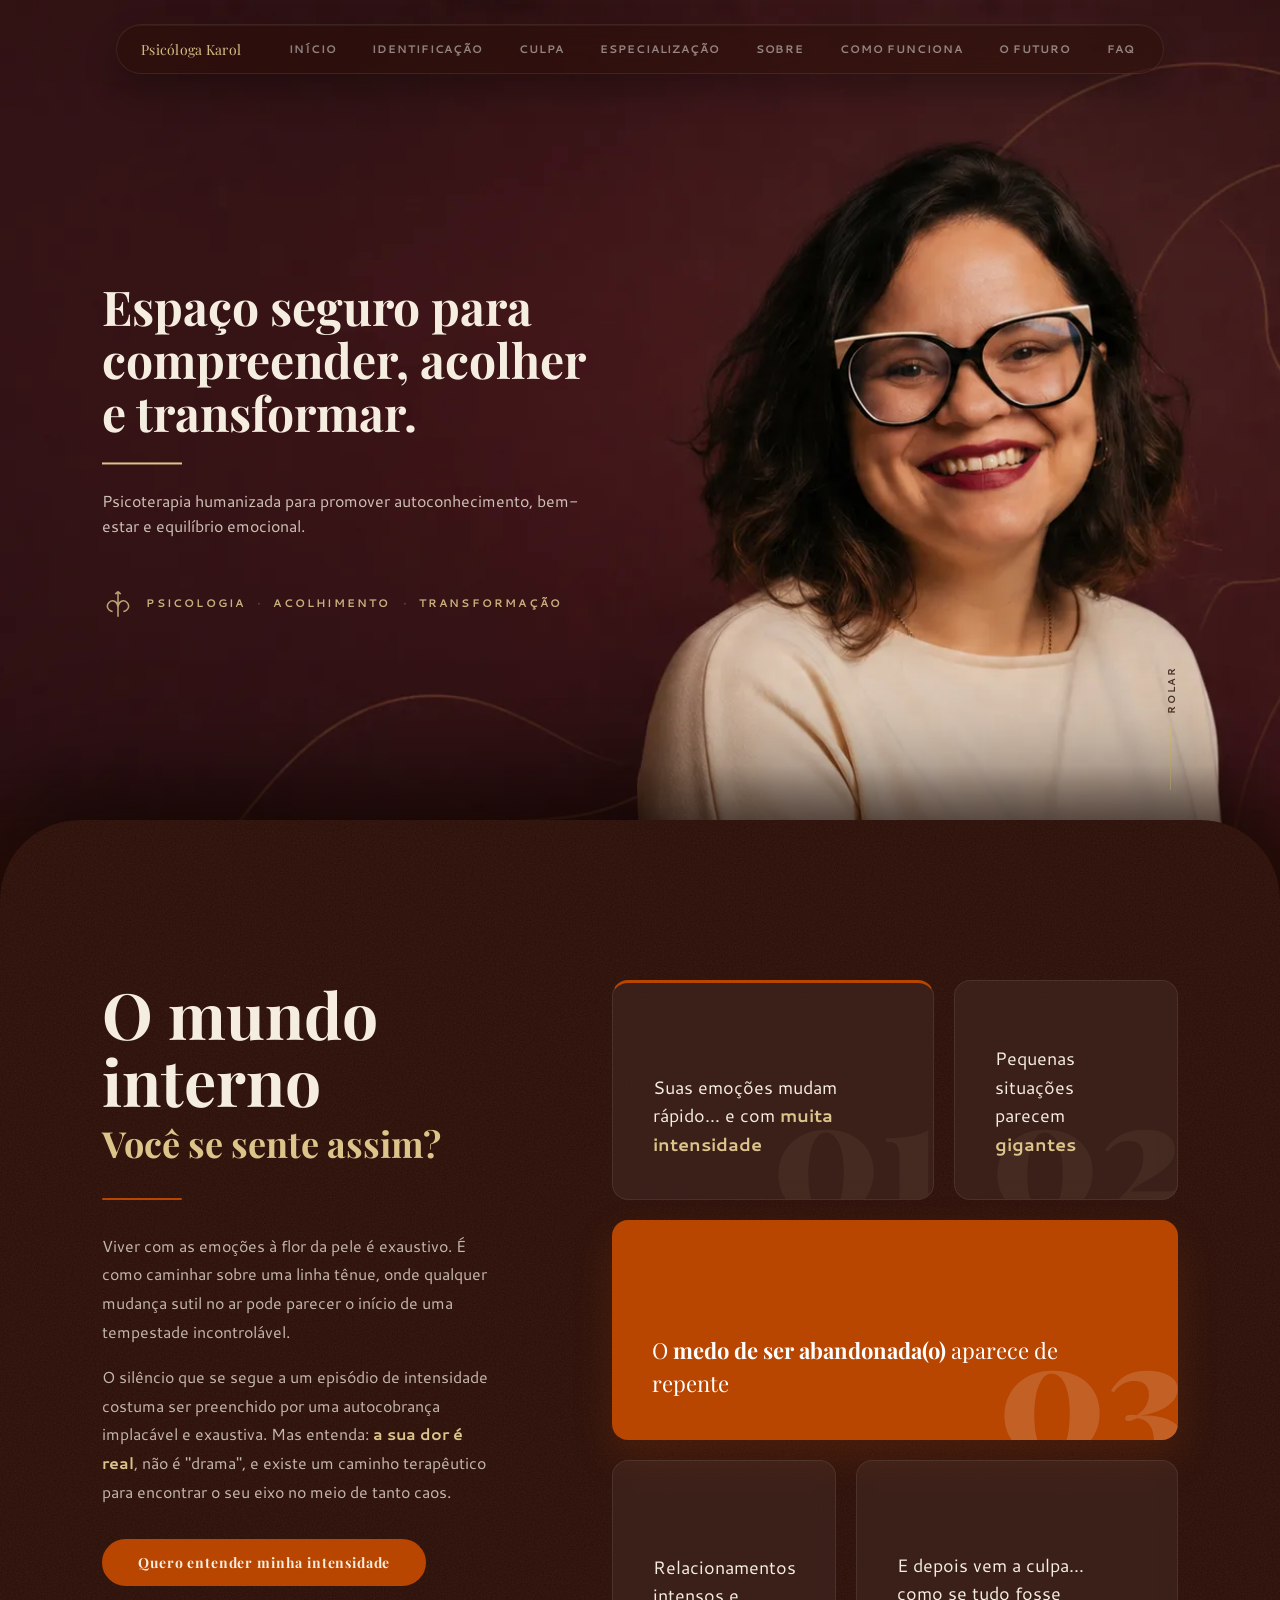
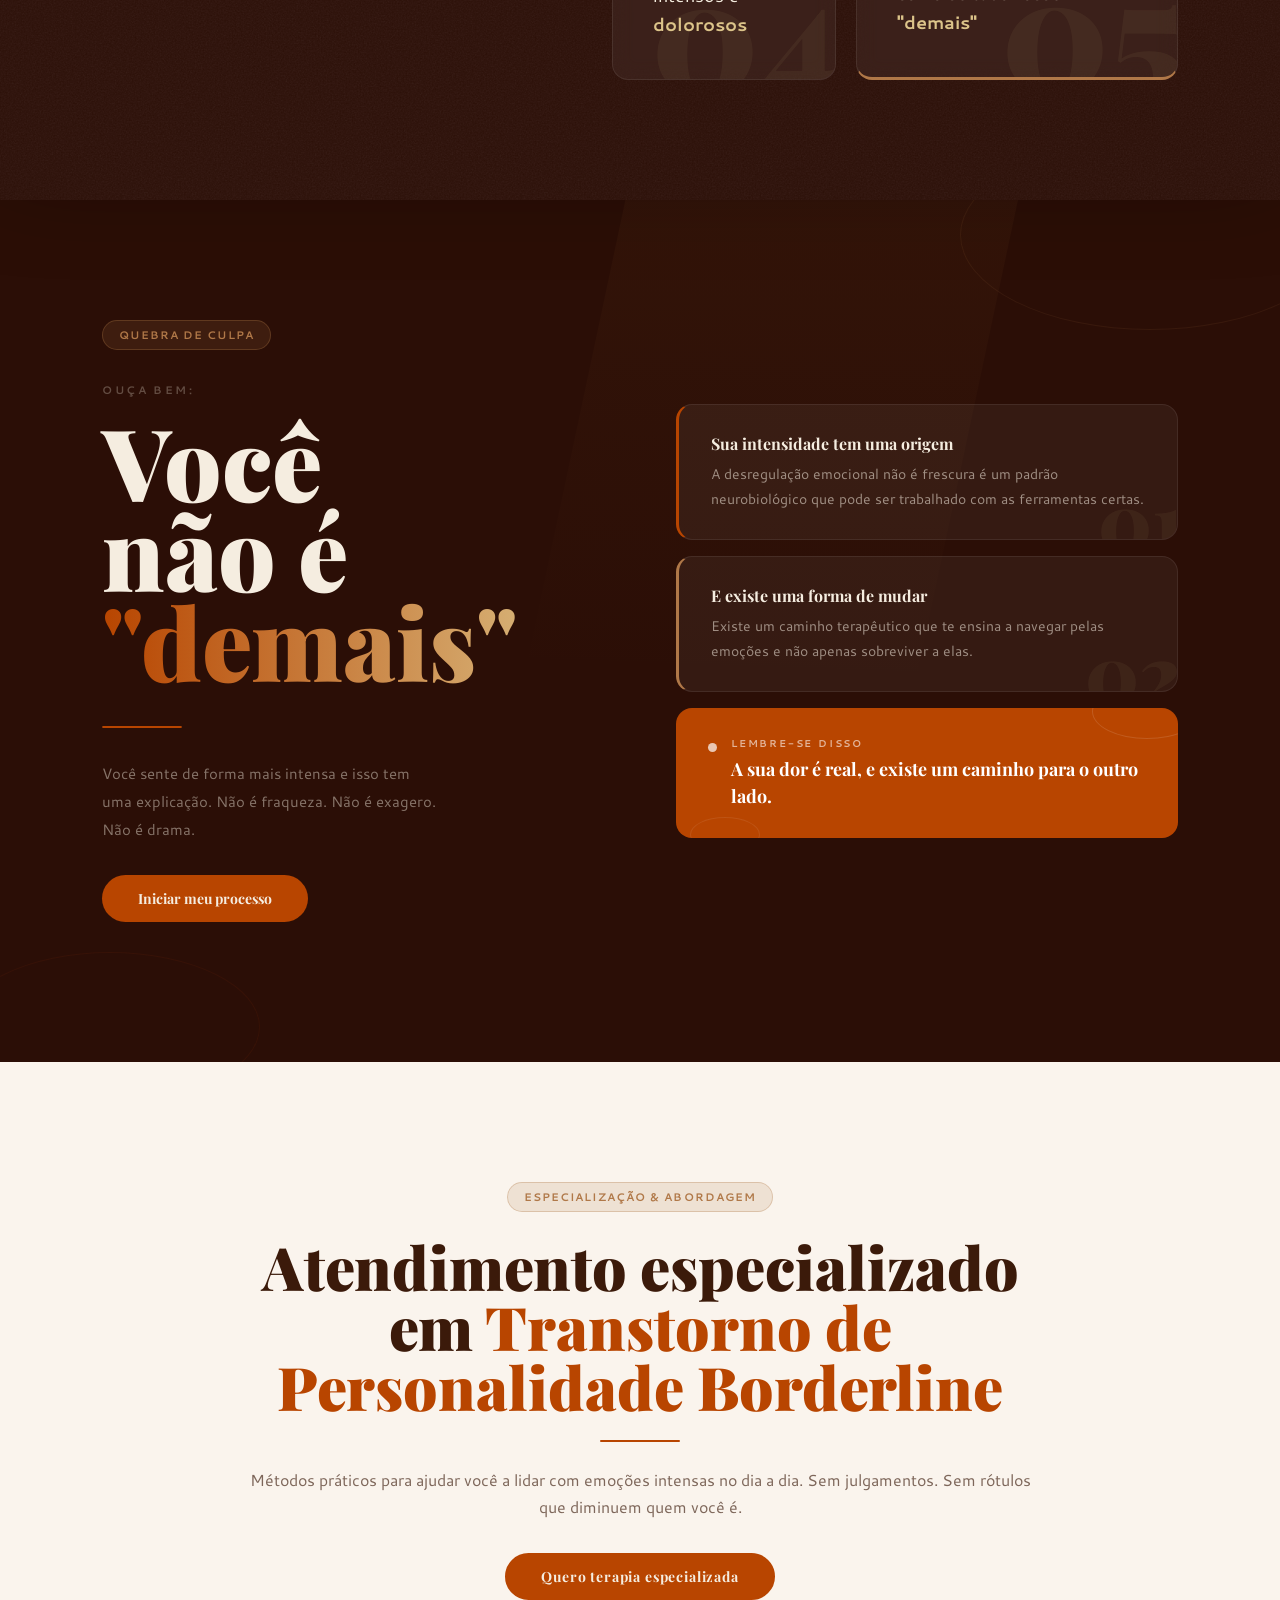
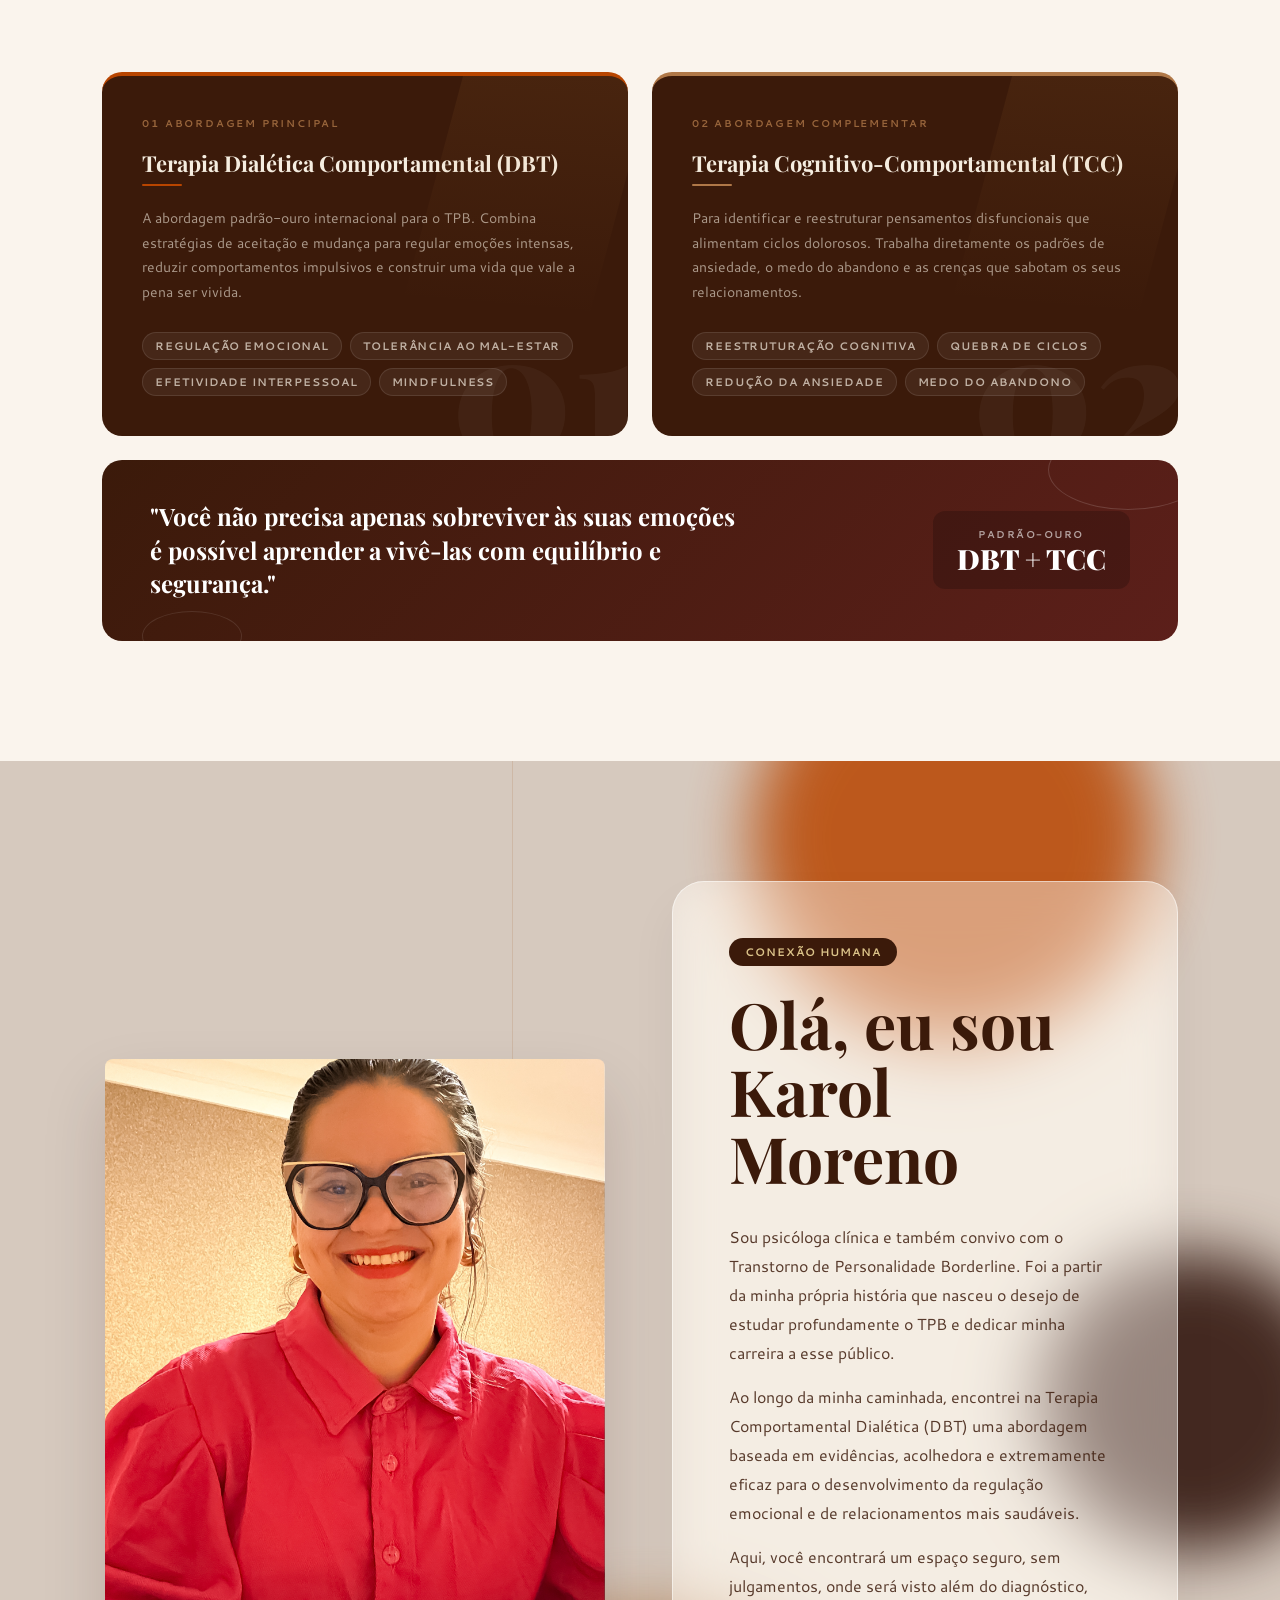
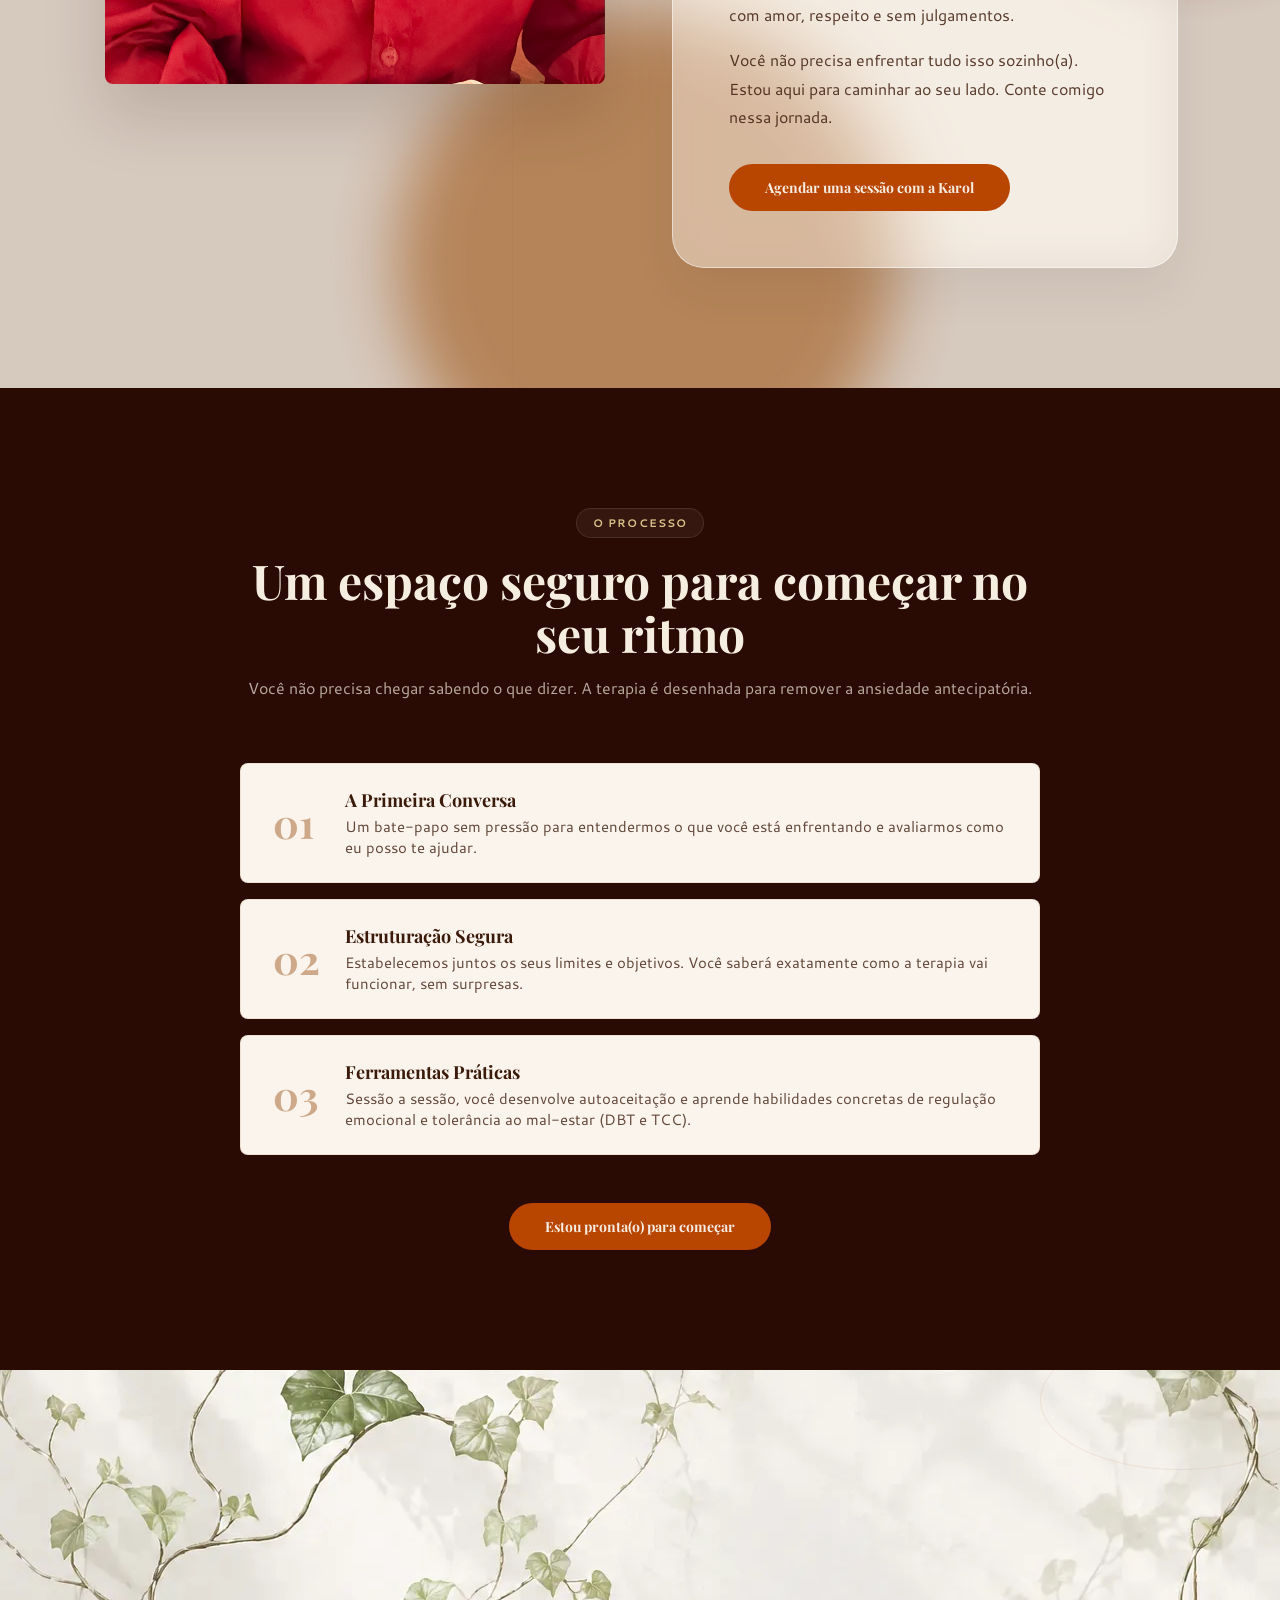
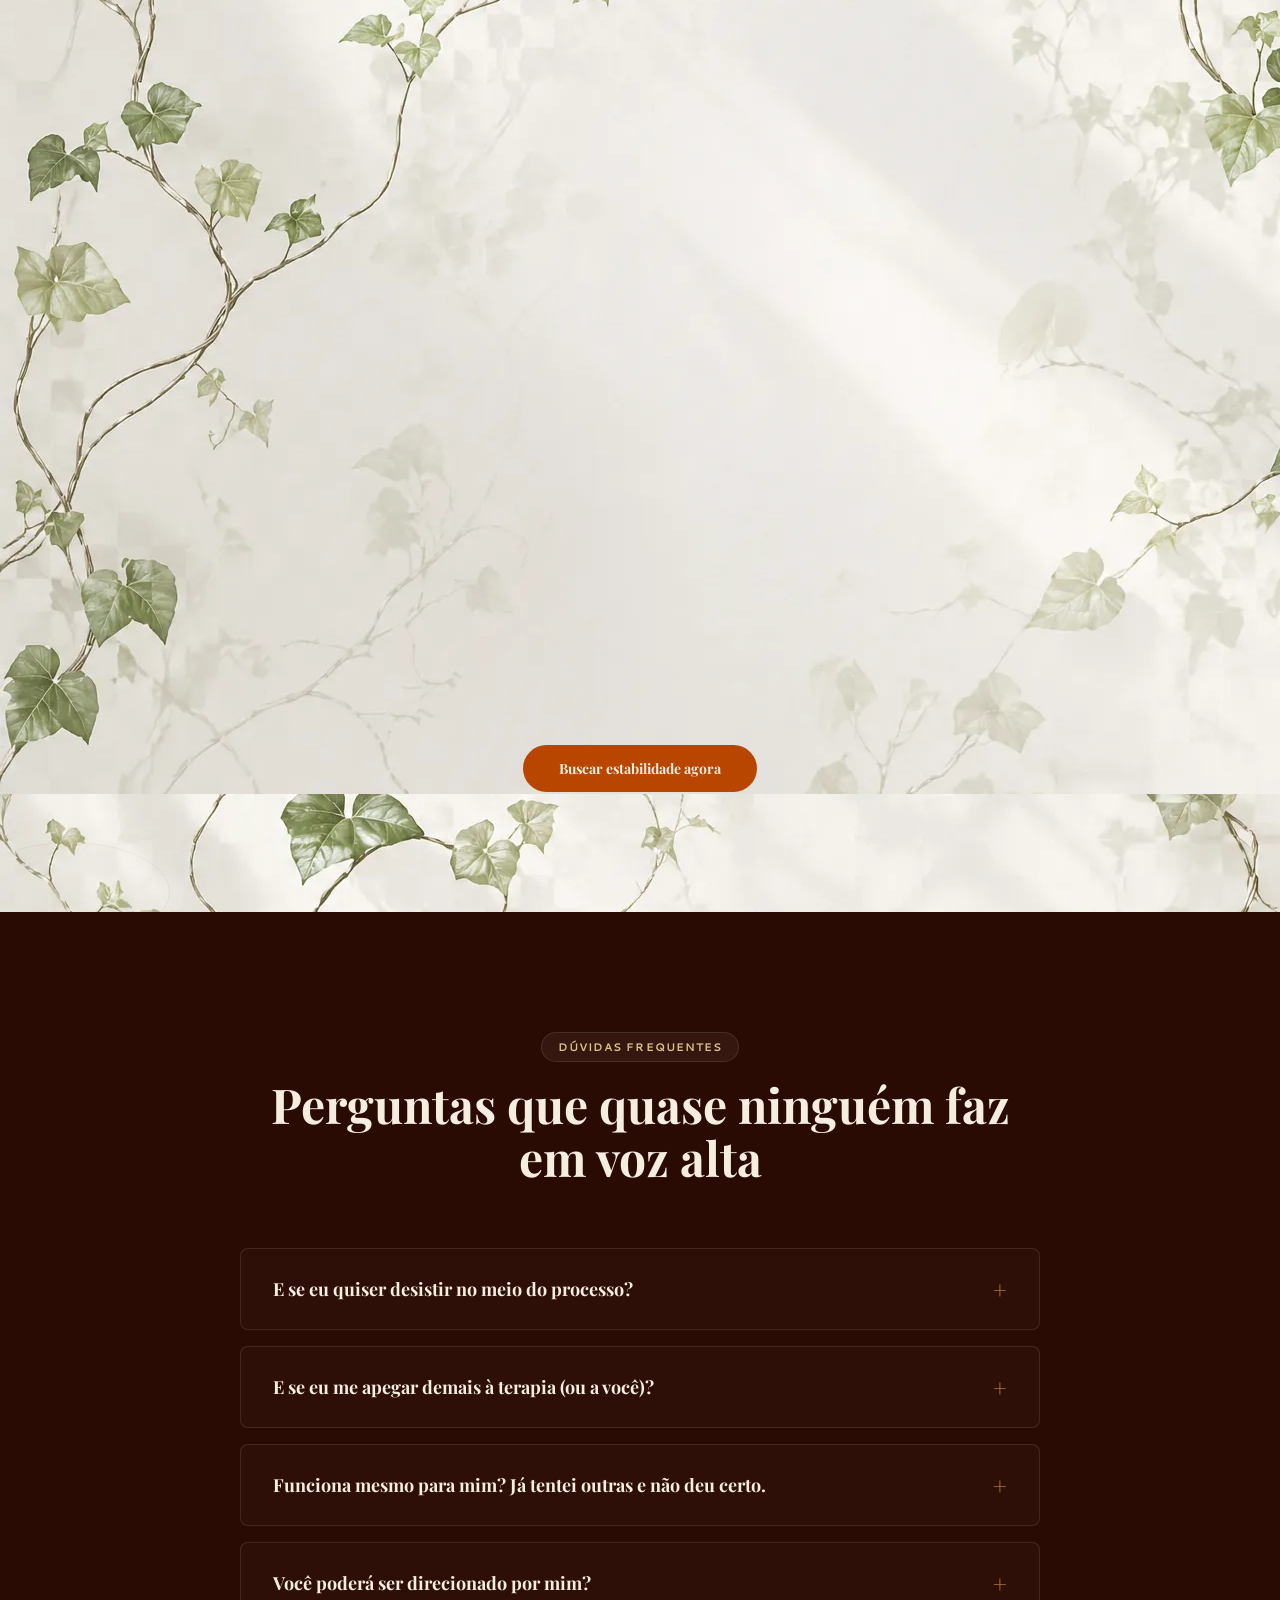
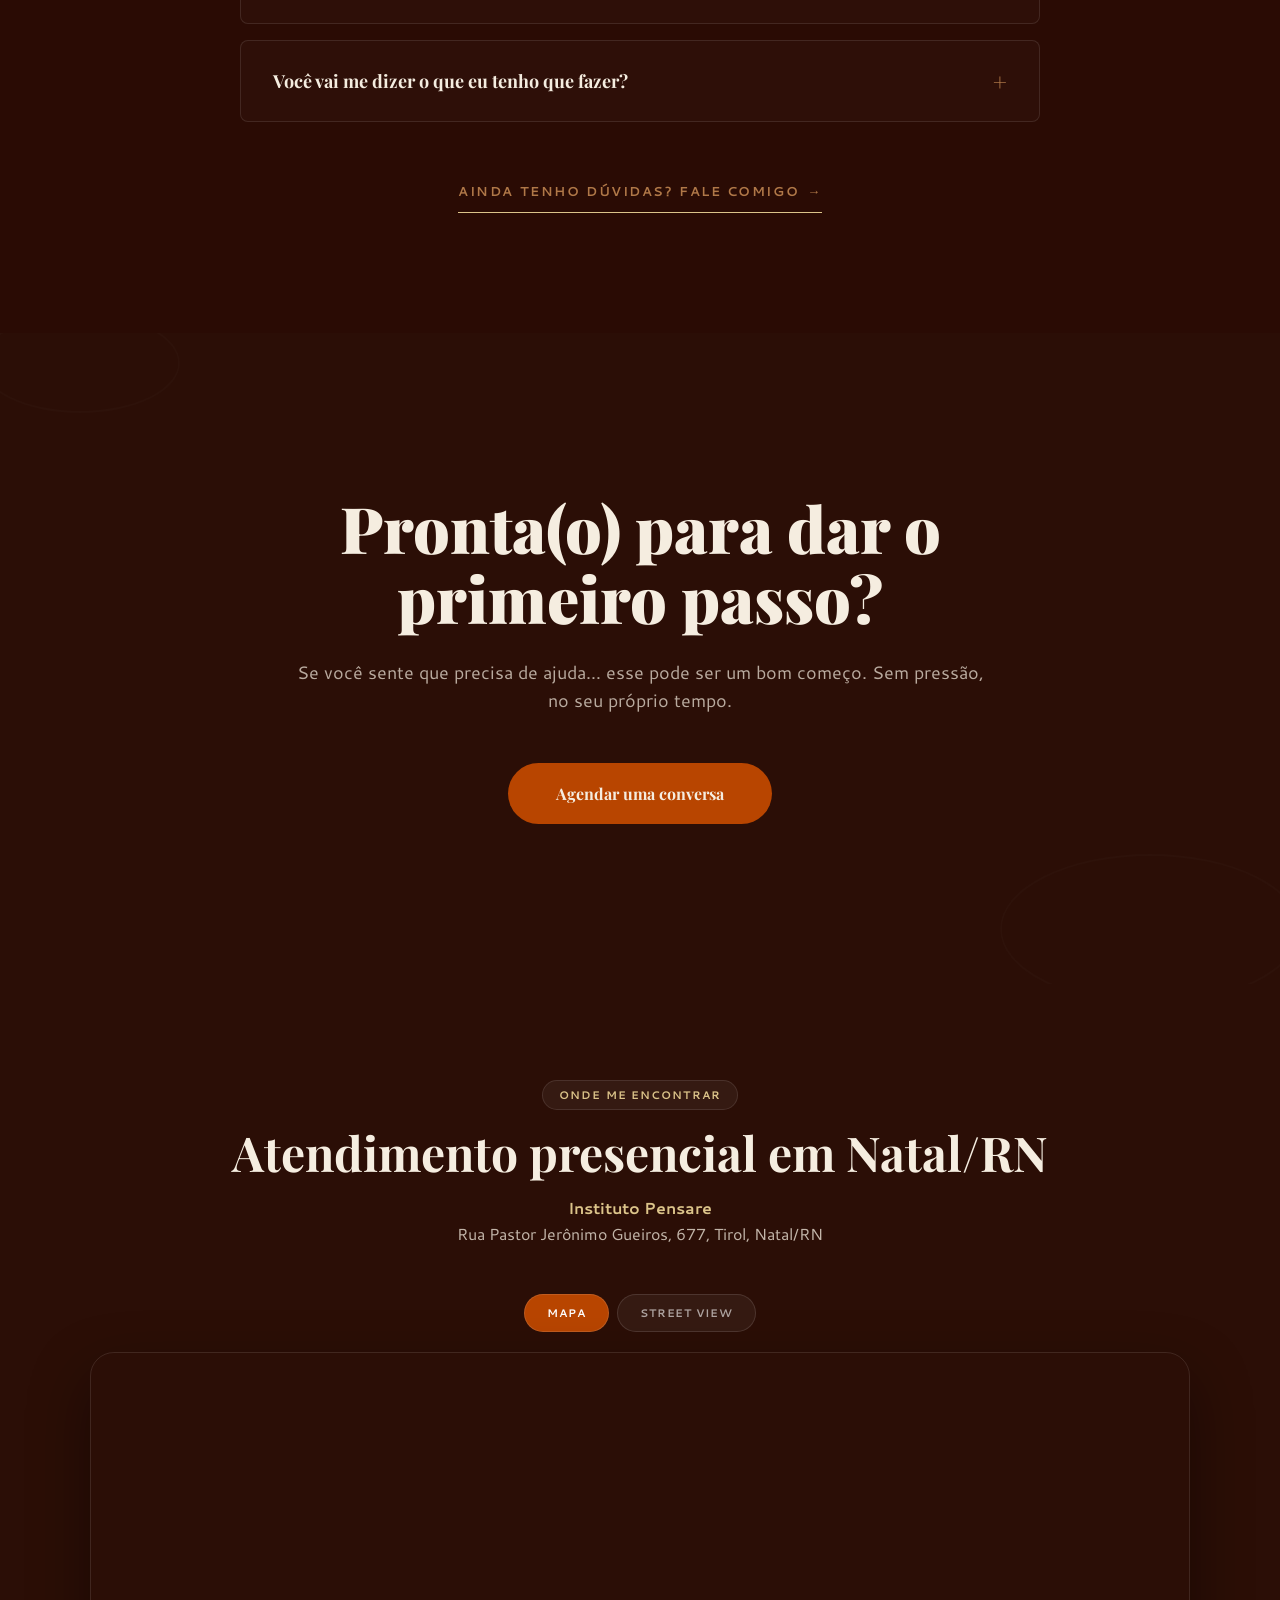
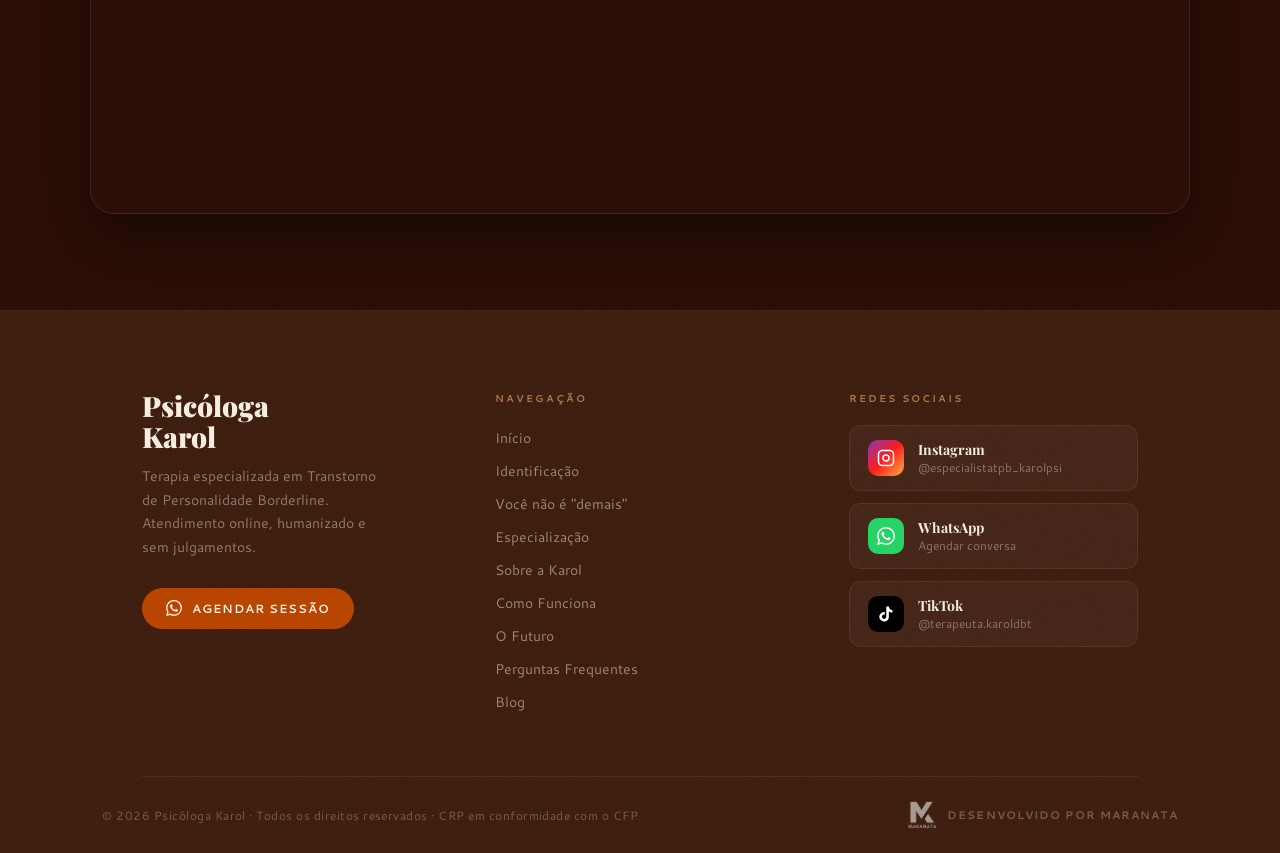
<file: index.html>
<!DOCTYPE html>
<html lang="pt-BR">

<head>
  <meta charset="UTF-8">
  <meta name="viewport" content="width=device-width, initial-scale=1.0">

  <!-- ─── SEO PRIMÁRIO ─────────────────────────────── -->
  <title>Psicóloga Karol Moreno Especialista em Borderline, DBT e TCC</title>
  <meta name="description"
    content="Psicoterapia humanizada com a psicóloga Karol Moreno. Atendimento online e presencial especializado em Transtorno de Personalidade Borderline (TPB), DBT e TCC.">
  <meta name="author" content="Karol Moreno">
  <meta name="robots" content="index, follow">
  <!-- TODO: trocar pelo domínio real quando publicar -->
  <link rel="canonical" href="https://www.karolpsicologa.com.br/">

  <!-- ─── OPEN GRAPH (WhatsApp / Facebook / Instagram) ─ -->
  <meta property="og:type" content="website">
  <meta property="og:locale" content="pt_BR">
  <meta property="og:site_name" content="Karol Moreno Psicóloga">
  <meta property="og:title" content="Psicóloga Karol Moreno Especialista em Borderline, DBT e TCC">
  <meta property="og:description"
    content="Psicoterapia humanizada e acolhedora. Atendimento online e presencial especializado em Borderline, DBT e TCC.">
  <meta property="og:url" content="https://www.karolpsicologa.com.br/">
  <meta property="og:image" content="https://www.karolpsicologa.com.br/og-image.jpg">
  <meta property="og:image:width" content="1200">
  <meta property="og:image:height" content="630">
  <meta property="og:image:alt" content="Psicóloga Karol Moreno">

  <!-- ─── TWITTER CARD ─────────────────────────────── -->
  <meta name="twitter:card" content="summary_large_image">
  <meta name="twitter:title" content="Psicóloga Karol Moreno Especialista em Borderline, DBT e TCC">
  <meta name="twitter:description"
    content="Psicoterapia humanizada e acolhedora. Atendimento online e presencial especializado em Borderline, DBT e TCC.">
  <meta name="twitter:image" content="https://www.karolpsicologa.com.br/og-image.jpg">

  <!-- ─── FAVICON ──────────────────────────────────── -->
  <link rel="icon" type="image/png" sizes="32x32" href="./favicon-32.png">
  <link rel="apple-touch-icon" sizes="180x180" href="./apple-touch-icon.png">
  <meta name="theme-color" content="#2B0E06">

  <!-- ─── DADOS ESTRUTURADOS (JSON-LD) ─────────────── -->
  <script type="application/ld+json">
{
  "@context": "https://schema.org",
  "@graph": [

    {
      "@type": ["MedicalBusiness", "LocalBusiness"],
      "@id": "https://karolpsicologa.com.br/#business",
      "name": "Karol Moreno Psicóloga Especialista em Borderline e DBT",
      "alternateName": "Psicóloga Karol",
      "description": "Psicóloga especialista em Transtorno de Personalidade Borderline (TPB) e Terapia Comportamental Dialética (DBT). Atendimento online humanizado para adultos com desregulação emocional, borderline e ansiedade. Localizada em Natal, RN.",
      "url": "https://karolpsicologa.com.br",
      "logo": "https://karolpsicologa.com.br/logo.png",
      "image": "https://karolpsicologa.com.br/logo.png",
      "telephone": "+558498889-3636",
      "priceRange": "$$",
      "currenciesAccepted": "BRL",
      "paymentAccepted": "Pix, Transferência bancária, Cartão de crédito",
      "address": {
        "@type": "PostalAddress",
        "streetAddress": "Rua Pastor Jerônimo Gueiros, 677",
        "addressLocality": "Natal",
        "addressRegion": "RN",
        "postalCode": "59020-660",
        "addressCountry": "BR",
        "addressArea": "Tirol"
      },
      "geo": {
        "@type": "GeoCoordinates",
        "latitude": "-5.7945",
        "longitude": "-35.2110"
      },
      "openingHoursSpecification": [
        {
          "@type": "OpeningHoursSpecification",
          "dayOfWeek": ["Monday", "Tuesday", "Wednesday", "Thursday", "Friday"],
          "opens": "08:00",
          "closes": "18:00"
        }
      ],
      "contactPoint": [
        {
          "@type": "ContactPoint",
          "telephone": "+55-84-98889-3636",
          "contactType": "customer service",
          "availableLanguage": "Portuguese"
        }
      ],
      "sameAs": [
        "https://www.instagram.com/especialistatpb_karolpsi",
        "https://wa.me/5584988893636",
        "https://karolpsicologa.com.br"
      ],
      "hasOfferCatalog": {
        "@type": "OfferCatalog",
        "name": "Serviços de Psicologia",
        "itemListElement": [
          {
            "@type": "Offer",
            "itemOffered": {
              "@type": "Service",
              "name": "Psicoterapia online",
              "description": "Atendimento psicológico individual online para adultos. Sessões por videochamada com foco em regulação emocional e saúde mental."
            }
          },
          {
            "@type": "Offer",
            "itemOffered": {
              "@type": "Service",
              "name": "Tratamento para Borderline",
              "description": "Acompanhamento psicológico especializado em Transtorno de Personalidade Borderline (TPB) com abordagem humanizada e baseada em evidências."
            }
          },
          {
            "@type": "Offer",
            "itemOffered": {
              "@type": "Service",
              "name": "Terapia DBT",
              "description": "Terapia Comportamental Dialética (DBT) para pessoas com borderline, automutilação e desregulação emocional intensa."
            }
          },
          {
            "@type": "Offer",
            "itemOffered": {
              "@type": "Service",
              "name": "Acompanhamento psicológico",
              "description": "Acompanhamento psicológico individual para adultos que buscam autoconhecimento, equilíbrio emocional e qualidade de vida."
            }
          },
          {
            "@type": "Offer",
            "itemOffered": {
              "@type": "Service",
              "name": "Terapia para ansiedade",
              "description": "Atendimento psicológico para ansiedade, crises emocionais e pensamentos intrusivos com foco em regulação emocional."
            }
          },
          {
            "@type": "Offer",
            "itemOffered": {
              "@type": "Service",
              "name": "Terapia para desregulação emocional",
              "description": "Suporte psicológico especializado para pessoas que sentem emoções com muita intensidade, identificando gatilhos e construindo relações mais saudáveis."
            }
          }
        ]
      },
      "aggregateRating": {
        "@type": "AggregateRating",
        "ratingValue": "5.0",
        "reviewCount": "8",
        "bestRating": "5",
        "worstRating": "1"
      },
      "review": [
        {
          "@type": "Review",
          "author": {
            "@type": "Person",
            "name": "Ana Gabrielly Jesus Araújo"
          },
          "reviewRating": {
            "@type": "Rating",
            "ratingValue": "5",
            "bestRating": "5"
          },
          "reviewBody": "Karol é uma profissional excelente, após iniciar o acompanhamento com ela, estou aprendendo a mediar minhas próprias emoções, controle de gastos e identificar gatilhos que antes não conseguia. Karol é uma pessoa e uma profissional maravilhosa, compreensiva e respeitosa."
        },
        {
          "@type": "Review",
          "author": {
            "@type": "Person",
            "name": "Tharis S"
          },
          "reviewRating": {
            "@type": "Rating",
            "ratingValue": "5",
            "bestRating": "5"
          },
          "reviewBody": "Encontrar a Karol foi um divisor de águas na minha vida. Sua forma de ouvir, orientar e acolher faz com que cada sessão seja transformadora. É uma profissional extremamente dedicada, ética e sensível às necessidades."
        },
        {
          "@type": "Review",
          "author": {
            "@type": "Person",
            "name": "Rafael Oliveira"
          },
          "reviewRating": {
            "@type": "Rating",
            "ratingValue": "5",
            "bestRating": "5"
          },
          "reviewBody": "Uma profissional incrivelmente empática, que não diz o que queremos ouvir, mas o que precisa ser ouvido. As sessões comigo foram leves, mas com aprofundamento das dores emocionais. Sem preconceitos, foi muito além do que eu esperava."
        }
      ]
    },

    {
      "@type": "Person",
      "@id": "https://karolpsicologa.com.br/#person",
      "name": "Ana Karoline de Assunção Moreno",
      "alternateName": "Psicóloga Karol",
      "jobTitle": "Psicóloga Especialista em Borderline e DBT",
      "description": "Psicóloga especialista em Transtorno de Personalidade Borderline (TPB) e Terapia Comportamental Dialética (DBT). Localizada em Natal, RN. Atendimento online para todo o Brasil.",
      "url": "https://karolpsicologa.com.br",
      "image": "https://karolpsicologa.com.br/logo.png",
      "telephone": "+5584988893636",
      "sameAs": [
        "https://www.instagram.com/especialistatpb_karolpsi",
        "https://karolpsicologa.com.br"
      ],
      "worksFor": {
        "@id": "https://karolpsicologa.com.br/#business"
      },
      "knowsAbout": [
        "Transtorno de Personalidade Borderline",
        "Terapia Comportamental Dialética DBT",
        "Desregulação Emocional",
        "Saúde Mental",
        "Neurodivergência",
        "Psicoterapia online"
      ]
    },

    {
      "@type": "FAQPage",
      "@id": "https://karolpsicologa.com.br/#faq",
      "mainEntity": [
        {
          "@type": "Question",
          "name": "O que é o Transtorno de Personalidade Borderline?",
          "acceptedAnswer": {
            "@type": "Answer",
            "text": "O Transtorno de Personalidade Borderline (TPB) é uma condição de saúde mental caracterizada por instabilidade emocional intensa, medo de abandono, relacionamentos intensos e impulsividade. É também uma neurodivergência que afeta a forma como a pessoa processa as emoções."
          }
        },
        {
          "@type": "Question",
          "name": "O que é a Terapia DBT?",
          "acceptedAnswer": {
            "@type": "Answer",
            "text": "A Terapia Comportamental Dialética (DBT) é o tratamento com maior evidência científica para o Transtorno de Personalidade Borderline. Ela desenvolve habilidades de regulação emocional, tolerância ao estresse e efetividade interpessoal."
          }
        },
        {
          "@type": "Question",
          "name": "Como funciona o atendimento online com a Psicóloga Karol?",
          "acceptedAnswer": {
            "@type": "Answer",
            "text": "O atendimento é realizado por videochamada, de forma segura e sigilosa. Você agenda sua consulta pelo WhatsApp e realiza a sessão de onde estiver, para todo o Brasil."
          }
        },
        {
          "@type": "Question",
          "name": "Borderline tem cura?",
          "acceptedAnswer": {
            "@type": "Answer",
            "text": "O Transtorno de Personalidade Borderline tem tratamento eficaz. Com acompanhamento psicológico especializado, especialmente com a Terapia DBT, é possível regular as emoções, melhorar os relacionamentos e ter qualidade de vida."
          }
        }
      ]
    }

  ]
}
  </script>

  <link rel="preconnect" href="https://fonts.googleapis.com">
  <link rel="preconnect" href="https://fonts.gstatic.com" crossorigin>
  <link
    href="https://fonts.googleapis.com/css2?family=Playfair+Display:wght@400;700;900&family=Cantarell:ital,wght@0,400;0,700;1,400&display=swap"
    rel="stylesheet">
  <style>
    /* ─── TOKENS ─────────────────────────────────────── */
    :root {
      --c-escuro: #2B0E06;
      --c-marrom: #3B1A0A;
      --c-vinho: #5C1F1A;
      --c-terracota: #B84500;
      --c-caramelo: #B07848;
      --c-areia: #DCC48A;
      --c-creme: #F5EDE0;
      --c-linho: #FAF4ED;
      --f-display: 'Playfair Display', Georgia, serif;
      --f-titulo: 'Playfair Display', Georgia, serif;
      --f-corpo: 'Cantarell', Helvetica, sans-serif;
      --r-sm: 8px;
      --r-md: 16px;
      --r-lg: 24px;
      --r-pill: 100px;
    }

    /* ─── RESET ──────────────────────────────────────── */
    *,
    *::before,
    *::after {
      box-sizing: border-box;
      margin: 0;
      padding: 0;
    }

    html {
      scroll-behavior: smooth;
      overflow-x: hidden;
    }

    body {
      font-family: var(--f-corpo);
      background: rgb(43, 0, 0);
      color: var(--c-marrom);
    }

    /* ─── NAV ────────────────────────────────────────── */
    /* ─── NAV: FLOATING GLASS DOCK ───────────────────── */
    .nav {
      position: fixed;
      top: 24px;
      left: 50%;
      transform: translateX(-50%);
      z-index: 999;
      background: rgba(43, 14, 6, 0.45);
      backdrop-filter: blur(24px);
      -webkit-backdrop-filter: blur(24px);
      display: flex;
      align-items: center;
      gap: 32px;
      padding: 8px 12px 8px 24px;
      border-radius: 100px;
      border: 1px solid rgba(255, 255, 255, 0.08);
      box-shadow: 0 16px 32px rgba(0, 0, 0, 0.25), inset 0 1px 0 rgba(255, 255, 255, 0.05);
      transition: all 0.3s ease;
      width: max-content;
      max-width: 90vw;
    }

    .nav__brand {
      font-family: var(--f-display);
      font-style: normal;
      font-size: 14px;
      color: var(--c-areia);
      letter-spacing: 0.02em;
      white-space: nowrap;
    }

    .nav__links {
      display: flex;
      gap: 4px;
      list-style: none;
    }

    .nav__links a {
      display: block;
      padding: 8px 16px;
      font-family: var(--f-corpo);
      font-size: 11px;
      font-weight: 700;
      text-transform: uppercase;
      letter-spacing: 0.08em;
      color: rgba(255, 255, 255, 0.5);
      text-decoration: none;
      border-radius: 100px;
      transition: all 0.25s ease;
      position: relative;
    }

    .nav__links a:hover,
    .nav__links a.active-link {
      color: var(--c-areia);
      background: rgba(255, 255, 255, 0.08);
      transform: translateY(-1px);
    }

    @media (max-width: 768px) {
      .nav {
        display: none;
      }
    }

    /* ─── BURGER BUTTON ──────────────────────────────── */
    .burger {
      display: none;
      position: fixed;
      top: 20px;
      right: 20px;
      z-index: 1100;
      width: 48px;
      height: 48px;
      border-radius: 50%;
      background: rgba(43, 14, 6, 0.7);
      backdrop-filter: blur(16px);
      -webkit-backdrop-filter: blur(16px);
      border: 1px solid rgba(255, 255, 255, 0.1);
      box-shadow: 0 8px 24px rgba(0, 0, 0, 0.3);
      cursor: pointer;
      align-items: center;
      justify-content: center;
      flex-direction: column;
      gap: 5px;
      transition: background 0.3s;
    }

    .burger__line {
      width: 20px;
      height: 2px;
      background: var(--c-areia);
      border-radius: 2px;
      transition: transform 0.35s cubic-bezier(0.16, 1, 0.3, 1), opacity 0.2s;
    }

    .burger.open .burger__line:nth-child(1) {
      transform: translateY(7px) rotate(45deg);
    }

    .burger.open .burger__line:nth-child(2) {
      opacity: 0;
    }

    .burger.open .burger__line:nth-child(3) {
      transform: translateY(-7px) rotate(-45deg);
    }

    @media (max-width: 768px) {
      .burger {
        display: flex;
      }
    }

    /* ─── MOBILE BRAND (LOGO) ────────────────────────── */
    .mobile-brand {
      display: none;
    }

    @media (max-width: 768px) {
      .mobile-brand {
        display: flex;
        align-items: center;
        position: fixed;
        top: 20px;
        left: 20px;
        z-index: 1040;
        height: 48px;
        padding: 0 18px;
        border-radius: 100px;
        background: rgba(43, 14, 6, 0.7);
        backdrop-filter: blur(16px);
        -webkit-backdrop-filter: blur(16px);
        border: 1px solid rgba(255, 255, 255, 0.1);
        box-shadow: 0 8px 24px rgba(0, 0, 0, 0.3);
        font-family: var(--f-display);
        font-size: 14px;
        color: var(--c-areia);
        letter-spacing: 0.02em;
        white-space: nowrap;
      }
    }

    /* ─── MOBILE MENU OVERLAY ────────────────────────── */
    .mobile-menu {
      display: none;
      position: fixed;
      inset: 0;
      z-index: 1050;
      background: rgba(43, 14, 6, 0.97);
      backdrop-filter: blur(24px);
      -webkit-backdrop-filter: blur(24px);
      flex-direction: column;
      align-items: center;
      justify-content: center;
      gap: 8px;
      opacity: 0;
      pointer-events: none;
      transition: opacity 0.35s ease;
    }

    .mobile-menu.open {
      opacity: 1;
      pointer-events: all;
    }

    @media (max-width: 768px) {
      .mobile-menu {
        display: flex;
      }
    }

    .mobile-menu__brand {
      font-family: var(--f-display);
      font-size: 13px;
      color: rgba(220, 196, 138, 0.4);
      letter-spacing: 0.08em;
      text-transform: uppercase;
      margin-bottom: 32px;
    }

    .mobile-menu a {
      font-family: var(--f-display);
      font-size: clamp(28px, 7vw, 40px);
      font-weight: 700;
      color: rgba(245, 237, 224, 0.5);
      text-decoration: none;
      letter-spacing: -0.01em;
      line-height: 1.2;
      padding: 8px 0;
      transition: color 0.2s, transform 0.2s;
      transform: translateY(16px);
      opacity: 0;
      transition: color 0.2s, transform 0.4s cubic-bezier(0.16, 1, 0.3, 1), opacity 0.4s ease;
    }

    .mobile-menu.open a {
      opacity: 1;
      transform: translateY(0);
    }

    .mobile-menu.open a:nth-child(2) { transition-delay: 0.05s; }
    .mobile-menu.open a:nth-child(3) { transition-delay: 0.1s; }
    .mobile-menu.open a:nth-child(4) { transition-delay: 0.15s; }
    .mobile-menu.open a:nth-child(5) { transition-delay: 0.2s; }
    .mobile-menu.open a:nth-child(6) { transition-delay: 0.25s; }
    .mobile-menu.open a:nth-child(7) { transition-delay: 0.3s; }
    .mobile-menu.open a:nth-child(8) { transition-delay: 0.35s; }
    .mobile-menu.open a:nth-child(9) { transition-delay: 0.4s; }

    .mobile-menu a:hover {
      color: var(--c-areia);
      transform: translateX(8px);
    }

    /* ─── HERO ───────────────────────────────────────── */
    #hero {
      position: sticky;
      top: 0;
      z-index: 0;
      min-height: 100vh;
      display: flex;
      align-items: flex-start;
      justify-content: center;
      overflow: hidden;
      background: var(--c-escuro);
      padding-top: 52px;
      transform: scale(var(--hero-scale, 1));
      transform-origin: top center;
      filter: brightness(var(--hero-brightness, 1)) blur(var(--hero-blur, 0px));
      will-change: transform, filter;
    }

    .hero__image {
      position: absolute;
      inset: 0;
      width: 100%;
      height: 100%;
      object-fit: cover;
      object-position: center;
      z-index: 1;
      pointer-events: none;
      mask-image: linear-gradient(to top, transparent 0%, black 15%);
      -webkit-mask-image: linear-gradient(to top, transparent 0%, black 15%);
    }

    .hero__image--mobile {
      display: none;
    }

    .hero__image--desktop {
      display: block;
    }

    @media (max-width: 1024px) {
      .hero__image--desktop {
        display: none;
      }

      .hero__image--mobile {
        display: block;
        object-position: 80% center;
        filter: blur(100px);
      }
    }

    .hero__content {
      position: absolute;
      top: 50%;
      left: 0;
      transform: translateY(-50%);
      z-index: 10;
      max-width: 700px;
      width: 100%;
      padding: 0 8%;
      pointer-events: none;
    }

    .hero__title {
      font-family: var(--f-display);
      font-style: normal;
      font-weight: 700;
      font-size: clamp(32px, 4.5vw, 48px);
      color: var(--c-creme);
      line-height: 1.1;
      margin-bottom: 24px;
      max-width: 600px;
    }

    .hero__bar {
      width: 80px;
      height: 1.5px;
      background: var(--c-areia);
      opacity: 0.4;
      margin-bottom: 24px;
    }

    .hero__subtitle {
      font-family: var(--f-corpo);
      font-size: 16px;
      color: rgba(245, 237, 224, 0.8);
      line-height: 1.6;
      max-width: 500px;
      margin-bottom: 48px;
    }

    .hero__footer {
      display: flex;
      align-items: center;
      gap: 12px;
      flex-wrap: nowrap;
      white-space: nowrap;
    }

    .hero__icon {
      width: 32px;
      height: 32px;
      color: var(--c-areia);
      opacity: 0.8;
    }

    .hero__tag {
      font-family: var(--f-corpo);
      font-size: 11px;
      font-weight: 700;
      letter-spacing: 0.2em;
      text-transform: uppercase;
      color: var(--c-areia);
      opacity: 0.9;
    }

    .hero__dot {
      color: rgba(220, 196, 138, 0.3);
      font-size: 12px;
    }

    .scroll-indicator {
      position: absolute;
      bottom: 110px;
      right: 8%;
      display: flex;
      flex-direction: column;
      align-items: center;
      gap: 12px;
      z-index: 5;
    }

    .scroll-indicator-text {
      font-family: var(--f-corpo);
      font-size: 10px;
      font-weight: 700;
      letter-spacing: 0.18em;
      text-transform: uppercase;
      color: rgba(43, 14, 6, 1);
      opacity: 0.8;
      writing-mode: vertical-rl;
      transform: rotate(180deg);
    }

    .scroll-indicator-line {
      width: 1px;
      height: 64px;
      background: rgba(43, 14, 6, 1);
      position: relative;
      overflow: hidden;
    }

    .scroll-indicator-line::after {
      content: '';
      position: absolute;
      top: 0;
      left: 0;
      width: 100%;
      height: 100%;
      background: var(--c-areia);
      animation: scrollDown 2s cubic-bezier(0.77, 0, 0.175, 1) infinite;
    }

    @keyframes scrollDown {
      0% {
        transform: translateY(-100%);
      }

      100% {
        transform: translateY(100%);
      }
    }

    /* ─── IDENTIFICAÇÃO ──────────────────────────────── */
    #identificacao {
      background: var(--c-escuro);
      position: relative;
      padding: 160px 8% 120px;
      overflow: visible;
      border-top-left-radius: 40px;
      border-top-right-radius: 40px;
      margin-top: -80px;
      z-index: 10;
      box-shadow: 0 -40px 100px rgba(0, 0, 0, 0.5);
    }

    #identificacao::before {
      content: '';
      position: absolute;
      inset: 0;
      pointer-events: none;
      z-index: 0;
      background-image: url("data:image/svg+xml,%3Csvg xmlns='http://www.w3.org/2000/svg' width='400' height='400'%3E%3Cfilter id='n'%3E%3CfeTurbulence type='fractalNoise' baseFrequency='0.65' numOctaves='3' stitchTiles='stitch'/%3E%3CfeColorMatrix type='saturate' values='0'/%3E%3C/filter%3E%3Crect width='400' height='400' filter='url(%23n)' opacity='0.08'/%3E%3C/svg%3E");
      border-top-left-radius: 40px;
      border-top-right-radius: 40px;
    }

    @media (min-width: 900px) {

      #identificacao,
      #identificacao::before {
        border-top-left-radius: 80px;
        border-top-right-radius: 80px;
      }
    }

    @media (max-width: 768px) {
      #identificacao {
        padding-top: 124px;
      }
    }

    .ident-grid {
      position: relative;
      z-index: 1;
      display: grid;
      grid-template-columns: 1fr;
      gap: 64px;
      max-width: 1200px;
      margin: 0 auto;
    }

    @media (min-width: 900px) {
      .ident-grid {
        grid-template-columns: 40% 1fr;
        gap: 80px;
      }

      .ident-sticky {
        position: sticky;
        top: 120px;
      }
    }

    .bento-grid {
      display: grid;
      grid-template-columns: 1fr;
      gap: 20px;
    }

    @media (min-width: 768px) {
      .bento-grid {
        grid-template-columns: repeat(12, 1fr);
      }

      .bento-wide {
        grid-column: span 7;
      }

      .bento-narrow {
        grid-column: span 5;
      }

      .bento-full {
        grid-column: span 12;
      }
    }

    .ident-card {
      position: relative;
      overflow: hidden;
      padding: 40px;
      display: flex;
      flex-direction: column;
      justify-content: flex-end;
      min-height: 220px;
      border-radius: var(--r-md);
      z-index: 1;
    }

    .card-dark {
      background: rgba(255, 255, 255, 0.05);
      backdrop-filter: blur(10px);
      border: 1px solid rgba(255, 255, 255, 0.08);
    }

    .card-accent {
      background: var(--c-terracota);
    }

    .card-watermark {
      position: absolute;
      right: -10px;
      bottom: -30px;
      font-family: var(--f-display);
      font-style: normal;
      font-size: 160px;
      font-weight: 900;
      line-height: 1;
      color: var(--c-areia);
      opacity: 0.06;
      pointer-events: none;
      z-index: -1;
      transition: transform 0.4s ease-out;
    }

    .ident-card:hover .card-watermark {
      transform: scale(1.05) translate(-10px, -10px);
    }

    /* ─── VALIDAÇÃO ──────────────────────────────────── */
    #validacao {
      padding: 120px 8% 140px;
      background: #2B0E06;
      position: relative;
      overflow: hidden;
    }

    #validacao .v-oval {
      position: absolute;
      border-radius: 50%;
      pointer-events: none;
      z-index: 0;
      animation: rotateSlow 30s linear infinite;
    }

    #validacao .v-oval-a {
      top: -60px;
      right: -60px;
      width: 380px;
      height: 190px;
      border: 1.5px solid rgba(176, 120, 72, 0.1);
    }

    #validacao .v-oval-b {
      bottom: -40px;
      left: -40px;
      width: 300px;
      height: 150px;
      border: 1.5px solid rgba(184, 69, 0, 0.08);
      animation-direction: reverse;
    }

    #validacao .v-ray {
      position: absolute;
      top: -10%;
      left: 42%;
      width: 30%;
      height: 120%;
      background: linear-gradient(170deg, rgba(201, 135, 60, 0.06) 0%, transparent 55%);
      transform: rotate(12deg);
      pointer-events: none;
      z-index: 0;
    }

    #validacao .v-grid {
      max-width: 1200px;
      margin: 0 auto;
      position: relative;
      z-index: 1;
      display: grid;
      grid-template-columns: 1fr 1fr;
      gap: 72px;
      align-items: center;
    }

    @media (max-width: 768px) {
      #validacao {
        padding: 100px 6% 120px;
      }

      #validacao .v-grid {
        grid-template-columns: 1fr;
        gap: 48px;
      }
    }

    #validacao .v-tag {
      margin-bottom: 32px;
      display: inline-block;
    }

    #validacao .v-eyebrow {
      font-family: var(--f-corpo);
      font-size: 11px;
      font-weight: 700;
      letter-spacing: 0.22em;
      text-transform: uppercase;
      color: rgba(245, 237, 224, 0.28);
      margin-bottom: 18px;
    }

    #validacao .v-h2 {
      font-family: var(--f-display);
      font-style: normal;
      font-weight: 900;
      font-size: clamp(52px, 8vw, 100px);
      color: #F5EDE0;
      line-height: 0.9;
      margin: 0;
    }

    #validacao .v-shimmer {
      font-family: var(--f-display);
      font-style: normal;
      font-weight: 900;
      font-size: clamp(52px, 8vw, 100px);
      line-height: 0.9;
      margin: 0 0 40px;
      background: linear-gradient(90deg, #B84500 0%, #DCC48A 50%, #B84500 100%);
      background-size: 200% auto;
      -webkit-background-clip: text;
      -webkit-text-fill-color: transparent;
      background-clip: text;
      animation: shimmer 4s linear infinite;
    }

    #validacao .v-bar {
      width: 80px;
      height: 2px;
      background: rgba(201, 135, 60, 0.15);
      border-radius: 4px;
      overflow: hidden;
      margin-bottom: 32px;
    }

    #validacao .v-bar-fill {
      height: 100%;
      background: #B84500;
      border-radius: 4px;
      animation: revealBar 2s cubic-bezier(0.16, 1, 0.3, 1) infinite alternate;
    }

    #validacao .v-body {
      font-size: 15px;
      color: rgba(245, 237, 224, 0.45);
      line-height: 1.85;
      max-width: 340px;
    }

    @media (max-width: 768px) {
      #validacao .v-body {
        max-width: 100%;
      }
    }

    #validacao .v-cards {
      display: flex;
      flex-direction: column;
      gap: 16px;
    }

    #validacao .v-card {
      background: rgba(255, 255, 255, 0.05);
      border: 1px solid rgba(255, 255, 255, 0.08);
      border-radius: 16px;
      padding: 28px 32px;
      position: relative;
      overflow: hidden;
      transition: transform 0.25s cubic-bezier(0.34, 1.56, 0.64, 1), box-shadow 0.25s;
      cursor: pointer;
    }

    #validacao .v-card:hover {
      transform: translateY(-10px) scale(1.03);
      box-shadow: 0 20px 40px rgba(184, 69, 0, 0.4);
    }

    #validacao .v-card-a {
      border-left: 3px solid #B84500;
    }

    #validacao .v-card-b {
      border-left: 3px solid #B07848;
    }

    #validacao .v-wm {
      position: absolute;
      right: -6px;
      bottom: -20px;
      font-family: var(--f-display);
      font-style: normal;
      font-weight: 900;
      font-size: 80px;
      color: #DCC48A;
      opacity: 0.06;
      line-height: 1;
      pointer-events: none;
      user-select: none;
    }

    #validacao .v-card-title {
      font-family: var(--f-titulo);
      font-size: 16px;
      font-weight: 700;
      color: #F5EDE0;
      margin-bottom: 8px;
    }

    #validacao .v-card-body {
      font-size: 14px;
      color: rgba(245, 237, 224, 0.55);
      line-height: 1.75;
      margin: 0;
    }

    #validacao .v-cta {
      background: #B84500;
      border-radius: 16px;
      padding: 28px 32px;
      position: relative;
      overflow: hidden;
      transition: transform 0.25s cubic-bezier(0.34, 1.56, 0.64, 1), box-shadow 0.25s;
      cursor: pointer;
    }

    #validacao .v-cta:hover {
      transform: translateY(-10px) scale(1.03);
      box-shadow: 0 20px 40px rgba(184, 69, 0, 0.5);
    }

    #validacao .v-cta-ot {
      position: absolute;
      top: -24px;
      right: -24px;
      width: 110px;
      height: 55px;
      border: 1.5px solid rgba(255, 255, 255, 0.12);
      border-radius: 50%;
      pointer-events: none;
    }

    #validacao .v-cta-ob {
      position: absolute;
      bottom: -14px;
      left: 14px;
      width: 70px;
      height: 35px;
      border: 1px solid rgba(255, 255, 255, 0.08);
      border-radius: 50%;
      pointer-events: none;
    }

    #validacao .v-cta-inner {
      display: flex;
      align-items: flex-start;
      gap: 14px;
      position: relative;
      z-index: 1;
    }

    #validacao .v-dot {
      flex-shrink: 0;
      width: 9px;
      height: 9px;
      border-radius: 50%;
      background: rgba(255, 255, 255, 0.7);
      margin-top: 7px;
      display: block;
      animation: pulseGlow 2s ease-in-out infinite;
    }

    #validacao .v-cta-kicker {
      font-size: 10px;
      font-weight: 700;
      letter-spacing: 0.18em;
      text-transform: uppercase;
      color: rgba(255, 255, 255, 0.6);
      margin-bottom: 6px;
    }

    #validacao .v-cta-text {
      font-family: var(--f-display);
      font-style: normal;
      font-weight: 700;
      font-size: 18px;
      color: #fff;
      line-height: 1.5;
      margin: 0;
    }

    /* ─── ESPECIALIZAÇÃO ─────────────────────────────── */
    #especializacao {
      padding: 120px 8%;
      background: var(--c-linho);
      position: relative;
      overflow: hidden;
    }

    #especializacao .espec-wrap {
      max-width: 1200px;
      margin: 0 auto;
    }

    /* heading */
    #especializacao .espec-head {
      max-width: 800px;
      margin: 0 auto 72px;
      text-align: center;
      display: flex;
      flex-direction: column;
      align-items: center;
    }

    #especializacao .espec-head-tag {
      margin-bottom: 24px;
      display: inline-block;
    }

    #especializacao .espec-h2 {
      font-family: var(--f-display);
      font-style: normal;
      font-weight: 900;
      font-size: clamp(36px, 5vw, 60px);
      color: var(--c-marrom);
      line-height: 1.0;
      margin-bottom: 24px;
    }

    #especializacao .espec-h2 em {
      color: var(--c-terracota);
      font-style: normal;
    }

    #especializacao .espec-bar {
      width: 80px;
      height: 2px;
      background: rgba(176, 120, 72, 0.2);
      border-radius: 4px;
      overflow: hidden;
      margin-bottom: 24px;
    }

    #especializacao .espec-bar-fill {
      height: 100%;
      background: var(--c-terracota);
      animation: revealBar 2s cubic-bezier(0.16, 1, 0.3, 1) infinite alternate;
    }

    #especializacao .espec-sub {
      font-size: 16px;
      color: rgba(59, 26, 10, 0.65);
      line-height: 1.7;
    }

    /* cards grid */
    #especializacao .espec-cards {
      display: grid;
      grid-template-columns: 1fr 1fr;
      gap: 24px;
      margin-bottom: 24px;
    }

    @media (max-width: 768px) {
      #especializacao .espec-cards {
        grid-template-columns: 1fr;
      }
    }

    #especializacao .espec-card {
      background: var(--c-marrom);
      border-radius: 20px;
      padding: 40px;
      position: relative;
      overflow: hidden;
      transition: transform 0.25s cubic-bezier(0.34, 1.56, 0.64, 1), box-shadow 0.25s;
      cursor: pointer;
    }

    #especializacao .espec-card:hover {
      transform: translateY(-10px);
      box-shadow: 0 32px 64px rgba(43, 14, 6, 0.25);
    }

    #especializacao .espec-card::before {
      content: '';
      position: absolute;
      top: -20%;
      right: 5%;
      width: 35%;
      height: 140%;
      background: linear-gradient(170deg, rgba(201, 135, 60, 0.12) 0%, transparent 60%);
      transform: rotate(15deg);
      pointer-events: none;
    }

    #especializacao .espec-card-num {
      position: absolute;
      right: -16px;
      bottom: -40px;
      font-family: var(--f-display);
      font-style: normal;
      font-weight: 900;
      font-size: 180px;
      color: rgba(255, 255, 255, 0.04);
      line-height: 1;
      pointer-events: none;
      user-select: none;
    }

    #especializacao .espec-kicker {
      font-family: var(--f-corpo);
      font-size: 10px;
      font-weight: 700;
      letter-spacing: 0.18em;
      text-transform: uppercase;
      color: var(--c-caramelo);
      margin-bottom: 20px;
      opacity: 0.8;
    }

    #especializacao .espec-card-title {
      font-family: var(--f-titulo);
      font-size: 22px;
      font-weight: 700;
      color: var(--c-creme);
      line-height: 1.2;
      margin-bottom: 8px;
    }

    #especializacao .espec-card-thin {
      width: 40px;
      height: 2px;
      border-radius: 4px;
      margin-bottom: 20px;
    }

    #especializacao .espec-card-body {
      font-size: 14px;
      color: rgba(245, 237, 224, 0.6);
      line-height: 1.75;
      margin-bottom: 28px;
    }

    #especializacao .skill-tags {
      display: flex;
      flex-wrap: wrap;
      gap: 8px;
      position: relative;
      z-index: 1;
    }

    #especializacao .skill-pill {
      font-family: var(--f-corpo);
      font-size: 11px;
      font-weight: 700;
      letter-spacing: 0.08em;
      text-transform: uppercase;
      padding: 5px 12px;
      border-radius: 100px;
      background: rgba(255, 255, 255, 0.06);
      border: 1px solid rgba(255, 255, 255, 0.1);
      color: rgba(245, 237, 224, 0.7);
      transition: background 0.2s, color 0.2s;
    }

    #especializacao .skill-pill:hover {
      background: rgba(255, 255, 255, 0.12);
      color: var(--c-creme);
    }

    /* bottom quote card */
    #especializacao .espec-quote {
      background: linear-gradient(135deg, #3B1A0A 0%, #5C1F1A 100%);
      border-radius: 20px;
      padding: 40px 48px;
      position: relative;
      overflow: hidden;
      display: flex;
      align-items: center;
      justify-content: space-between;
      gap: 32px;
    }

    @media (max-width: 768px) {
      #especializacao .espec-quote {
        flex-direction: column;
      }
    }

    #especializacao .espec-quote-oval {
      position: absolute;
      border-radius: 50%;
      pointer-events: none;
      animation: rotateSlow 20s linear infinite;
    }

    #especializacao .espec-quote-oval-a {
      top: -30px;
      right: -30px;
      width: 160px;
      height: 80px;
      border: 1.5px solid rgba(255, 255, 255, 0.15);
    }

    #especializacao .espec-quote-oval-b {
      bottom: -20px;
      left: 40px;
      width: 100px;
      height: 50px;
      border: 1px solid rgba(255, 255, 255, 0.1);
      animation-direction: reverse;
    }

    #especializacao .espec-quote-text {
      font-family: var(--f-titulo);
      font-weight: 700;
      font-size: clamp(18px, 2.5vw, 24px);
      color: #fff;
      line-height: 1.4;
      position: relative;
      z-index: 1;
      max-width: 600px;
    }

    #especializacao .espec-quote-badge {
      flex-shrink: 0;
      background: rgba(0, 0, 0, 0.2);
      border-radius: 12px;
      padding: 16px 24px;
      text-align: center;
      position: relative;
      z-index: 1;
    }

    #especializacao .espec-quote-badge-label {
      font-family: var(--f-corpo);
      font-size: 10px;
      font-weight: 700;
      letter-spacing: 0.15em;
      text-transform: uppercase;
      color: rgba(255, 255, 255, 0.6);
      margin-bottom: 4px;
    }

    #especializacao .espec-quote-badge-val {
      font-family: var(--f-display);
      font-style: normal;
      font-size: 28px;
      font-weight: 900;
      color: #fff;
      line-height: 1;
    }

    /* legacy split/white-card kept for other sections */
    .split {
      display: grid;
      grid-template-columns: 1fr;
      gap: 16px;
    }

    @media (min-width: 768px) {
      .split {
        grid-template-columns: 1fr 1fr;
      }
    }

    .split-left {
      background: var(--c-marrom);
      border-radius: var(--r-md);
      padding: 40px;
      display: flex;
      flex-direction: column;
      justify-content: center;
    }

    .split-right {
      display: flex;
      flex-direction: column;
      gap: 16px;
      justify-content: center;
    }

    .white-card {
      background: white;
      border: 1px solid rgba(176, 120, 72, 0.2);
      border-radius: var(--r-md);
      padding: 32px 24px;
      display: flex;
      flex-direction: column;
      gap: 12px;
      transition: transform 0.25s, box-shadow 0.25s;
    }

    .white-card:hover {
      transform: translateY(-4px);
      box-shadow: 0 16px 32px rgba(43, 14, 6, 0.1);
    }

    /* ─── SOBRE ──────────────────────────────────────── */
    #sobre {
      padding: 120px 8%;
      background: rgba(245, 237, 224, 0.85);
      backdrop-filter: blur(20px);
      -webkit-backdrop-filter: blur(20px);
      position: relative;
      z-index: 10;
    }

    /* ─── COMO FUNCIONA ──────────────────────────────── */
    #como-funciona {
      padding: 120px 8%;
      background: rgba(43, 14, 6, 0.8);
      backdrop-filter: blur(4px);
      -webkit-backdrop-filter: blur(4px);
      position: relative;
      z-index: 10;
    }

    .pillar-list {
      display: flex;
      flex-direction: column;
      gap: 16px;
    }

    .pillar-item {
      display: flex;
      align-items: center;
      gap: 24px;
      background: var(--c-linho);
      border: 1px solid rgba(176, 120, 72, 0.15);
      border-radius: var(--r-sm);
      padding: 24px 32px;
      color: var(--c-marrom);
      font-size: 16px;
      transition: transform 0.2s, box-shadow 0.2s;
    }

    .pillar-item:hover {
      transform: translateX(8px);
      box-shadow: 0 12px 24px rgba(43, 14, 6, 0.05);
      background: white;
    }

    .pillar-num {
      font-family: var(--f-display);
      font-style: normal;
      font-size: 40px;
      font-weight: 700;
      color: var(--c-caramelo);
      opacity: 0.6;
      min-width: 48px;
    }

    /* ─── DESENVOLVIMENTO ────────────────────────────── */
    #desenvolvimento {
      padding: 120px 8%;
      background-image: url('./karolbackground.webp');
      background-repeat: repeat;
      background-size: auto;
      position: relative;
      overflow: hidden;
    }

    #desenvolvimento .dev-inner {
      position: relative;
      z-index: 1;
      max-width: 1200px;
      margin: 0 auto;
    }

    /* heading */
    #desenvolvimento .dev-head {
      margin-bottom: 72px;
    }

    #desenvolvimento .dev-h2 {
      font-family: var(--f-display);
      font-style: normal;
      font-weight: 900;
      font-size: clamp(36px, 5vw, 60px);
      color: var(--c-marrom);
      line-height: 1.0;
      margin-bottom: 24px;
    }

    #desenvolvimento .dev-bar {
      width: 80px;
      height: 2px;
      background: rgba(176, 120, 72, 0.25);
      border-radius: 4px;
      overflow: hidden;
      margin-bottom: 20px;
    }

    #desenvolvimento .dev-bar-fill {
      height: 100%;
      background: var(--c-terracota);
      animation: revealBar 2s cubic-bezier(0.16, 1, 0.3, 1) infinite alternate;
    }

    #desenvolvimento .dev-sub {
      font-size: 16px;
      color: rgba(59, 26, 10, 0.6);
      line-height: 1.7;
      max-width: 560px;
    }

    /* decorative ovals */
    #desenvolvimento .dev-oval {
      position: absolute;
      border-radius: 50%;
      pointer-events: none;
      animation: rotateSlow 30s linear infinite;
    }

    #desenvolvimento .dev-oval-a {
      top: -40px;
      right: -40px;
      width: 280px;
      height: 140px;
      border: 1.5px solid rgba(176, 120, 72, 0.12);
    }

    #desenvolvimento .dev-oval-b {
      bottom: -30px;
      left: -30px;
      width: 200px;
      height: 100px;
      border: 1px solid rgba(176, 120, 72, 0.08);
      animation-direction: reverse;
    }

    /* cards grid */
    .dev-grid {
      display: grid;
      grid-template-columns: 1fr;
      gap: 20px;
    }

    @media (min-width: 768px) {
      .dev-grid {
        grid-template-columns: repeat(2, 1fr);
      }
    }

    @media (min-width: 1024px) {
      .dev-grid {
        grid-template-columns: repeat(5, 1fr);
      }
    }

    /* enhanced white cards for dev section */
    #desenvolvimento .white-card {
      position: relative;
      overflow: hidden;
      padding: 36px 28px;
      border-radius: 20px;
      background: linear-gradient(135deg, rgba(255, 255, 255, 0.5) 0%, rgba(255, 255, 255, 0.1) 100%);
      backdrop-filter: blur(24px);
      -webkit-backdrop-filter: blur(24px);
      border: 1px solid rgba(255, 255, 255, 0.6);
      box-shadow: 0 16px 40px rgba(0, 0, 0, 0.08), inset 0 1px 1px rgba(255, 255, 255, 0.9);
      transition: transform 0.25s cubic-bezier(0.34, 1.56, 0.64, 1), box-shadow 0.25s;
      cursor: pointer;
      display: flex;
      flex-direction: column;
      gap: 0;
    }

    #desenvolvimento .white-card:hover {
      transform: translateY(-10px);
      box-shadow: 0 24px 48px rgba(43, 14, 6, 0.15);
    }

    #desenvolvimento .dev-num {
      position: absolute;
      right: -8px;
      bottom: -28px;
      font-family: var(--f-display);
      font-style: normal;
      font-weight: 900;
      font-size: 120px;
      color: var(--c-marrom);
      opacity: 0.05;
      line-height: 1;
      pointer-events: none;
      user-select: none;
    }

    #desenvolvimento .dev-dot-wrap {
      width: 40px;
      height: 40px;
      border-radius: 50%;
      display: flex;
      align-items: center;
      justify-content: center;
      margin-bottom: 20px;
      transition: transform 0.3s;
    }

    #desenvolvimento .white-card:hover .dev-dot-wrap {
      transform: scale(1.15);
    }

    #desenvolvimento .dev-dot {
      width: 14px;
      height: 14px;
      border-radius: 50%;
    }

    #desenvolvimento .dev-card-title {
      font-family: var(--f-titulo);
      font-size: 17px;
      font-weight: 700;
      color: var(--c-marrom);
      margin-bottom: 10px;
      line-height: 1.25;
    }

    #desenvolvimento .dev-card-body {
      font-size: 14px;
      color: rgba(59, 26, 10, 0.65);
      line-height: 1.7;
      margin: 0;
    }

    /* bottom stat strip */
    #desenvolvimento .dev-stat-row {
      display: flex;
      gap: 0;
      margin-top: 48px;
      background: linear-gradient(135deg, rgba(255, 255, 255, 0.5) 0%, rgba(255, 255, 255, 0.1) 100%);
      backdrop-filter: blur(24px);
      -webkit-backdrop-filter: blur(24px);
      border-radius: 20px;
      overflow: hidden;
      border: 1px solid rgba(255, 255, 255, 0.6);
      box-shadow: 0 16px 40px rgba(0, 0, 0, 0.08), inset 0 1px 1px rgba(255, 255, 255, 0.9);
    }

    @media (max-width: 768px) {
      #desenvolvimento .dev-stat-row {
        flex-direction: column;
      }
    }

    #desenvolvimento .dev-stat {
      flex: 1;
      padding: 28px 32px;
      text-align: center;
      border-right: 1px solid rgba(176, 120, 72, 0.12);
      transition: background 0.2s;
    }

    #desenvolvimento .dev-stat:last-child {
      border-right: none;
    }

    #desenvolvimento .dev-stat:hover {
      background: rgba(176, 120, 72, 0.04);
    }

    #desenvolvimento .dev-stat-val {
      font-family: var(--f-titulo);
      font-weight: 700;
      font-size: 28px;
      color: var(--c-terracota);
      line-height: 1;
      margin-bottom: 4px;
    }

    #desenvolvimento .dev-stat-label {
      font-family: var(--f-corpo);
      font-size: 11px;
      font-weight: 700;
      letter-spacing: 0.14em;
      text-transform: uppercase;
      color: rgba(59, 26, 10, 0.5);
    }

    /* ─── FAQ ────────────────────────────────────────── */
    #faq {
      padding: 120px 8%;
      background: rgba(43, 14, 6, 0.8);
      backdrop-filter: blur(20px);
      -webkit-backdrop-filter: blur(20px);
      position: relative;
      z-index: 10;
    }

    details.faq-item {
      background: rgba(255, 255, 255, 0.02);
      border: 1px solid rgba(255, 255, 255, 0.1);
      border-radius: var(--r-sm);
      margin-bottom: 16px;
      overflow: hidden;
      transition: background 0.3s;
    }

    details.faq-item[open] {
      background: rgba(255, 255, 255, 0.05);
    }

    summary.faq-question {
      padding: 24px 32px;
      font-family: var(--f-titulo);
      font-size: 18px;
      font-weight: 700;
      color: var(--c-creme);
      cursor: pointer;
      list-style: none;
      display: flex;
      justify-content: space-between;
      align-items: center;
    }

    summary.faq-question::-webkit-details-marker {
      display: none;
    }

    summary.faq-question::after {
      content: '+';
      font-size: 24px;
      color: var(--c-caramelo);
      transition: transform 0.3s;
    }

    details.faq-item[open] summary.faq-question::after {
      transform: rotate(45deg);
    }

    .faq-answer {
      padding: 0 32px 32px;
      font-size: 16px;
      line-height: 1.6;
      color: rgba(245, 237, 224, 0.7);
    }

    /* ─── CTA ────────────────────────────────────────── */
    #cta {
      padding: 160px 8%;
      background: var(--c-escuro);
      position: relative;
      overflow: hidden;
      text-align: center;
    }

    /* ─── COMPONENTES ────────────────────────────────── */
    .tag {
      font-family: var(--f-corpo);
      font-size: 11px;
      font-weight: 700;
      letter-spacing: 0.1em;
      text-transform: uppercase;
      padding: 6px 16px;
      border-radius: var(--r-pill);
      display: inline-block;
    }

    .tag--caramelo {
      background: rgba(176, 120, 72, 0.15);
      color: var(--c-caramelo);
      border: 1px solid rgba(176, 120, 72, 0.3);
    }

    .tag--dark {
      background: var(--c-marrom);
      color: var(--c-areia);
    }

    .tag--linho {
      background: var(--c-linho);
      color: var(--c-marrom);
      border: 1px solid rgba(176, 120, 72, 0.3);
    }

    .btn-primary {
      font-family: var(--f-titulo);
      font-size: 14px;
      font-weight: 700;
      color: var(--c-creme);
      background: var(--c-terracota);
      border-radius: var(--r-pill);
      padding: 14px 36px;
      cursor: pointer;
      display: inline-block;
      text-decoration: none;
      transition: transform 0.2s, box-shadow 0.2s;
    }

    .btn-primary:hover {
      transform: translateY(-2px);
      box-shadow: 0 8px 24px rgba(184, 69, 0, 0.35);
    }

    .btn-secondary {
      font-family: var(--f-titulo);
      font-size: 14px;
      font-weight: 700;
      letter-spacing: 0.06em;
      color: var(--c-creme);
      background: var(--c-terracota);
      border: 2px solid var(--c-terracota);
      border-radius: var(--r-pill);
      padding: 12px 34px;
      cursor: pointer;
      text-decoration: none;
      transition: transform 0.2s, background 0.2s, color 0.2s;
      display: inline-block;
    }

    .btn-secondary:hover {
      background: transparent;
      color: var(--c-terracota);
      transform: translateY(-2px);
    }

    .btn-ghost {
      font-family: var(--f-corpo);
      font-size: 13px;
      font-weight: 700;
      letter-spacing: 0.12em;
      text-transform: uppercase;
      color: var(--c-caramelo);
      background: transparent;
      text-decoration: none;
      border: none;
      cursor: pointer;
      padding: 12px 0;
      display: inline-flex;
      align-items: center;
      gap: 8px;
      border-bottom: 1.5px solid var(--c-areia);
      transition: color 0.2s, gap 0.2s;
    }

    .btn-ghost:hover {
      color: var(--c-terracota);
      gap: 14px;
      border-color: var(--c-terracota);
    }

    .btn-ghost::after {
      content: '→';
    }

    /* ─── ANIMATIONS ─────────────────────────────────── */
    @keyframes fadeUp {
      from {
        opacity: 0;
        transform: translateY(30px);
      }

      to {
        opacity: 1;
        transform: translateY(0);
      }
    }

    @keyframes shimmer {
      to {
        background-position: 200% center;
      }
    }

    @keyframes pulseGlow {

      0%,
      100% {
        box-shadow: 0 0 0 0 rgba(255, 255, 255, 0);
      }

      50% {
        box-shadow: 0 0 0 8px rgba(255, 255, 255, 0.2);
      }
    }

    @keyframes rotateSlow {
      from {
        transform: rotate(0deg);
      }

      to {
        transform: rotate(360deg);
      }
    }

    @keyframes revealBar {
      from {
        width: 0;
      }

      to {
        width: 100%;
      }
    }

    .anim-lift-box {
      transition: transform 0.25s cubic-bezier(0.34, 1.56, 0.64, 1), box-shadow 0.25s;
      cursor: pointer;
    }

    .anim-lift-box:hover {
      transform: translateY(-12px) scale(1.04);
      box-shadow: 0 24px 48px rgba(184, 69, 0, 0.5);
    }

    .anim-rotate-oval {
      border: 2px solid rgba(245, 237, 224, 0.15);
      border-radius: 50%;
      animation: rotateSlow 12s linear infinite;
    }

    @keyframes pulseCTA {

      0%,
      100% {
        box-shadow: 0 0 0 0 rgba(184, 69, 0, 0);
      }

      50% {
        box-shadow: 0 0 0 20px rgba(184, 69, 0, 0.2);
      }
    }

    .anim-pulse {
      animation: pulseCTA 2s ease-in-out infinite;
      border-radius: var(--r-pill);
    }

    /* ─── REVEAL ─────────────────────────────────────── */
    .reveal {
      opacity: 0;
      transform: translateY(28px);
      transition: 0.8s cubic-bezier(0.16, 1, 0.3, 1);
    }

    .reveal.visible {
      opacity: 1;
      transform: translateY(0);
    }

    .reveal-delay-1 {
      transition-delay: 0.1s;
    }

    .reveal-delay-2 {
      transition-delay: 0.2s;
    }

    .reveal-delay-3 {
      transition-delay: 0.3s;
    }

    .reveal-delay-4 {
      transition-delay: 0.4s;
    }

    /* ─── HERO BLUR REVEALS ───────────────────────────── */
    #hero .hero__image.reveal {
      opacity: 0;
      filter: blur(40px);
      transform: scale(1.05);
      transition: opacity 1.5s ease-out, filter 1.5s ease-out, transform 1.5s ease-out;
      transition-delay: 0.3s;
    }

    #hero .hero__image.reveal.visible {
      opacity: 1;
      filter: blur(0);
      transform: scale(1);
    }

    @media (max-width: 1024px) {
      #hero .hero__image--mobile.reveal.visible {
        filter: blur(8px);
      }
    }

    @media (max-width: 600px) {
      .hero__content {
        top: 44%;
        padding: 0 6%;
        max-width: 100%;
      }

      .hero__title {
        font-size: clamp(24px, 7vw, 36px);
        max-width: 100%;
        margin-bottom: 16px;
      }

      .hero__subtitle {
        font-size: 14px;
        max-width: 100%;
        margin-bottom: 32px;
      }

      .hero__footer {
        flex-wrap: wrap;
        white-space: normal;
        gap: 8px;
      }

      .hero__tag {
        font-size: 10px;
      }

      .hero__icon {
        width: 24px;
        height: 24px;
      }
    }

    #hero .hero__content .reveal,
    #hero .scroll-indicator.reveal {
      opacity: 0;
      filter: blur(16px);
      transform: translateY(20px);
      transition: opacity 1s cubic-bezier(0.16, 1, 0.3, 1), filter 1s cubic-bezier(0.16, 1, 0.3, 1), transform 1s cubic-bezier(0.16, 1, 0.3, 1);
    }

    #hero .hero__content .reveal.visible,
    #hero .scroll-indicator.reveal.visible {
      opacity: 1;
      filter: blur(0);
      transform: translateY(0);
    }

    #hero .hero__content .reveal-delay-1 {
      transition-delay: 0.1s;
    }

    #hero .hero__content .reveal-delay-2 {
      transition-delay: 0.2s;
    }

    #hero .hero__content .reveal-delay-3 {
      transition-delay: 0.3s;
    }

    #hero .scroll-indicator.reveal {
      transition-delay: 1.2s;
    }

    /* Espaçador que prolonga o "pin" do hero no mobile (leitura) */
    .hero-spacer {
      display: none;
    }

    @media (max-width: 768px) {
      .hero-spacer {
        display: block;
        height: 35vh;
      }
    }

    /* ─── MOBILE: HERO STARTS CLEAN, REVEALS ON SCROLL ─ */
    @media (max-width: 768px) {

      /* image starts sharp, face fully visible, no blur */
      #hero .hero__image--mobile.reveal.visible {
        filter: none;
        transition: filter 0.6s ease;
      }

      /* hero text hidden until the user scrolls into the hero */
      #hero .hero__content {
        opacity: 0;
        transition: opacity 0.6s ease;
      }

      /* once scrolling begins: blur the photo + fade the text in */
      #hero.hero--revealed .hero__image--mobile.reveal.visible {
        filter: blur(8px);
      }

      #hero.hero--revealed .hero__content {
        opacity: 1;
      }
    }

    /* ─── SOBRE: EDITORIAL GLASSMORPHISM ─────────────── */
    .sobre-editorial {
      position: relative;
      padding: 160px 8%;
      background: var(--c-linho);
      overflow: hidden;
    }

    .sobre-editorial::before {
      content: '';
      position: absolute;
      top: 0;
      bottom: 0;
      left: 40%;
      width: 1px;
      background: rgba(176, 120, 72, 0.2);
    }

    .sobre-container {
      max-width: 1200px;
      margin: 0 auto;
      display: grid;
      grid-template-columns: 1fr;
      gap: 64px;
      align-items: center;
      position: relative;
      z-index: 2;
    }

    @media (min-width: 900px) {
      .sobre-container {
        grid-template-columns: 1fr 1fr;
        gap: 64px;
      }
    }

    .sobre-image-wrap {
      position: relative;
      width: 100%;
      max-width: 500px;
      margin: 0 auto;
    }

    .sobre-image {
      width: 100%;
      height: auto;
      aspect-ratio: 4/5;
      object-fit: cover;
      border-radius: 8px;
      box-shadow: 0 32px 64px rgba(43, 14, 6, 0.15);
      position: relative;
      z-index: 1;
    }

    .sobre-decor-oval {
      position: absolute;
      top: 40px;
      left: -30px;
      z-index: 2;
      border-color: rgba(255, 255, 255, 0.8);
      width: 120px;
      height: 60px;
    }

    .sobre-glass-card {
      background: rgba(250, 244, 237, 0.45);
      backdrop-filter: blur(24px);
      -webkit-backdrop-filter: blur(24px);
      border: 1px solid rgba(255, 255, 255, 0.5);
      border-radius: 32px;
      padding: 56px;
      box-shadow: 0 24px 48px rgba(0, 0, 0, 0.05);
      position: relative;
      z-index: 3;
    }

    @media (min-width: 900px) {
      .sobre-glass-card {
        margin: 0;
      }
    }

    .sobre-title {
      font-family: var(--f-display);
      font-style: normal;
      font-size: clamp(40px, 5vw, 64px);
      color: var(--c-marrom);
      line-height: 1.05;
      margin-bottom: 32px;
    }

    @media (max-width: 899px) {
      .sobre-glass-card {
        padding: 32px 24px;
      }
    }

    .sobre-text {
      display: flex;
      flex-direction: column;
      gap: 16px;
      font-size: 16px;
      color: rgba(59, 26, 10, 0.85);
      line-height: 1.8;
    }

    /* ─── GLOWS ANIMADOS NO FUNDO ────────────────────── */
    .sobre-bg-glow {
      position: absolute;
      border-radius: 50%;
      filter: blur(32px);
      -webkit-filter: blur(32px);
      z-index: 0;
      opacity: 0.85;
      animation: floatGlow 12s ease-in-out infinite alternate;
      pointer-events: none;
    }

    .glow-1 {
      width: 400px;
      height: 400px;
      background: var(--c-terracota);
      top: -10%;
      right: 10%;
      animation-delay: 0s;
    }

    .glow-2 {
      width: 500px;
      height: 500px;
      background: var(--c-caramelo);
      bottom: -10%;
      right: 30%;
      animation-delay: -4s;
    }

    .glow-3 {
      width: 300px;
      height: 300px;
      background: var(--c-escuro);
      top: 40%;
      right: -5%;
      animation-delay: -8s;
    }

    @keyframes floatGlow {
      0% {
        transform: translate(0, 0) scale(1);
      }

      50% {
        transform: translate(-40px, 60px) scale(1.1);
      }

      100% {
        transform: translate(30px, -30px) scale(0.9);
      }
    }

    /* ─── FOOTER ─────────────────────────────────────── */
    .site-footer {
      background: var(--c-marrom);
      position: relative;
      overflow: hidden;
      border-top: 1px solid rgba(255, 255, 255, 0.06);
    }

    .site-footer::before {
      content: '';
      position: absolute;
      inset: 0;
      background-image: url("data:image/svg+xml,%3Csvg xmlns='http://www.w3.org/2000/svg' width='400' height='400'%3E%3Cfilter id='n'%3E%3CfeTurbulence type='fractalNoise' baseFrequency='0.65' numOctaves='3' stitchTiles='stitch'/%3E%3CfeColorMatrix type='saturate' values='0'/%3E%3C/filter%3E%3Crect width='400' height='400' filter='url(%23n)' opacity='0.05'/%3E%3C/svg%3E");
      pointer-events: none;
      z-index: 0;
    }

    .footer-inner {
      position: relative;
      z-index: 1;
      max-width: 1200px;
      margin: 0 auto;
      padding: 80px 8% 0;
    }

    /* Top row */
    .footer-top {
      display: grid;
      grid-template-columns: 1fr 1fr 1fr;
      gap: 64px;
      padding-bottom: 64px;
      border-bottom: 1px solid rgba(255, 255, 255, 0.07);
    }

    @media (max-width: 900px) {
      .footer-top {
        grid-template-columns: 1fr;
        gap: 48px;
      }
    }

    /* Brand col */
    .footer-brand-name {
      font-family: var(--f-display);
      font-size: 28px;
      font-weight: 900;
      color: var(--c-creme);
      line-height: 1.1;
      margin-bottom: 12px;
    }

    .footer-brand-desc {
      font-family: var(--f-corpo);
      font-size: 14px;
      color: rgba(245, 237, 224, 0.45);
      line-height: 1.7;
      max-width: 240px;
      margin-bottom: 28px;
    }

    .footer-cta-btn {
      display: inline-flex;
      align-items: center;
      gap: 10px;
      background: var(--c-terracota);
      color: var(--c-creme);
      font-family: var(--f-corpo);
      font-size: 12px;
      font-weight: 700;
      letter-spacing: 0.08em;
      text-transform: uppercase;
      text-decoration: none;
      padding: 12px 24px;
      border-radius: var(--r-pill);
      transition: transform 0.2s, box-shadow 0.2s;
    }

    .footer-cta-btn:hover {
      transform: translateY(-2px);
      box-shadow: 0 8px 24px rgba(184, 69, 0, 0.4);
    }

    /* Nav col */
    .footer-col-label {
      font-family: var(--f-corpo);
      font-size: 10px;
      font-weight: 700;
      letter-spacing: 0.2em;
      text-transform: uppercase;
      color: var(--c-caramelo);
      margin-bottom: 20px;
    }

    .footer-nav-list {
      list-style: none;
      display: flex;
      flex-direction: column;
      gap: 10px;
    }

    .footer-nav-list a {
      font-family: var(--f-corpo);
      font-size: 14px;
      color: rgba(245, 237, 224, 0.5);
      text-decoration: none;
      transition: color 0.2s;
    }

    .footer-nav-list a:hover {
      color: var(--c-areia);
    }

    /* Social col */
    .footer-social-grid {
      display: flex;
      flex-direction: column;
      gap: 12px;
    }

    .footer-social-link {
      display: flex;
      align-items: center;
      gap: 14px;
      padding: 14px 18px;
      background: rgba(255, 255, 255, 0.04);
      border: 1px solid rgba(255, 255, 255, 0.07);
      border-radius: 12px;
      text-decoration: none;
      transition: background 0.2s, border-color 0.2s, transform 0.2s;
    }

    .footer-social-link:hover {
      background: rgba(255, 255, 255, 0.08);
      border-color: rgba(255, 255, 255, 0.14);
      transform: translateX(4px);
    }

    .footer-social-icon {
      width: 36px;
      height: 36px;
      border-radius: 10px;
      display: flex;
      align-items: center;
      justify-content: center;
      flex-shrink: 0;
    }

    .footer-social-icon svg {
      width: 18px;
      height: 18px;
    }

    .footer-social-info-name {
      font-family: var(--f-titulo);
      font-size: 14px;
      font-weight: 700;
      color: var(--c-creme);
    }

    .footer-social-info-handle {
      font-family: var(--f-corpo);
      font-size: 12px;
      color: rgba(245, 237, 224, 0.4);
    }

    /* Bottom bar */
    .footer-bottom {
      display: flex;
      align-items: center;
      justify-content: space-between;
      padding: 24px 8%;
      gap: 24px;
      flex-wrap: wrap;
    }

    .footer-copy {
      font-family: var(--f-corpo);
      font-size: 12px;
      color: rgba(245, 237, 224, 0.3);
      letter-spacing: 0.04em;
    }

    .footer-maranata {
      display: flex;
      align-items: center;
      gap: 10px;
      text-decoration: none;
    }

    .footer-maranata-logo {
      height: 28px;
      width: auto;
      opacity: 0.55;
      filter: brightness(2);
      transition: opacity 0.2s;
    }

    .footer-maranata:hover .footer-maranata-logo {
      opacity: 0.9;
    }

    .footer-maranata-text {
      font-family: var(--f-corpo);
      font-size: 11px;
      font-weight: 700;
      letter-spacing: 0.1em;
      text-transform: uppercase;
      color: rgba(245, 237, 224, 0.3);
      transition: color 0.2s;
    }

    .footer-maranata:hover .footer-maranata-text {
      color: rgba(245, 237, 224, 0.6);
    }

    @media (max-width: 600px) {
      .footer-bottom {
        flex-direction: column;
        align-items: flex-start;
        padding: 24px 6%;
      }
    }
  </style>
</head>

<body>

  <nav class="nav">
    <span class="nav__brand">Psicóloga Karol</span>
    <ul class="nav__links">
      <li><a href="#hero">Início</a></li>
      <li><a href="#identificacao">Identificação</a></li>
      <li><a href="#validacao">Culpa</a></li>
      <li><a href="#especializacao">Especialização</a></li>
      <li><a href="#sobre">Sobre</a></li>
      <li><a href="#como-funciona">Como Funciona</a></li>
      <li><a href="#desenvolvimento">O Futuro</a></li>
      <li><a href="#faq">FAQ</a></li>
    </ul>
  </nav>

  <span class="mobile-brand">Psicóloga Karol</span>

  <button class="burger" id="burger" aria-label="Abrir menu">
    <span class="burger__line"></span>
    <span class="burger__line"></span>
    <span class="burger__line"></span>
  </button>

  <div class="mobile-menu" id="mobileMenu">
    <span class="mobile-menu__brand">Psicóloga Karol</span>
    <a href="#hero" class="mobile-link">Início</a>
    <a href="#identificacao" class="mobile-link">Identificação</a>
    <a href="#validacao" class="mobile-link">Culpa</a>
    <a href="#especializacao" class="mobile-link">Especialização</a>
    <a href="#sobre" class="mobile-link">Sobre</a>
    <a href="#como-funciona" class="mobile-link">Como Funciona</a>
    <a href="#desenvolvimento" class="mobile-link">O Futuro</a>
    <a href="#faq" class="mobile-link">FAQ</a>
  </div>

  <!-- HERO -->
  <section id="hero">
    <img src="./hero.webp" alt="Psicóloga Karol Moreno, especialista em Borderline, DBT e TCC" width="1774" height="887" fetchpriority="high" class="hero__image hero__image--desktop reveal">
    <img src="./hero.webp" alt="Psicóloga Karol Moreno, especialista em Borderline, DBT e TCC" width="1774" height="887" fetchpriority="high" class="hero__image hero__image--mobile reveal">

    <div class="hero__content">
      <h1 class="hero__title reveal">Espaço seguro para compreender, acolher e transformar.</h1>
      <div class="hero__bar reveal reveal-delay-1"></div>
      <p class="hero__subtitle reveal reveal-delay-2">Psicoterapia humanizada para promover autoconhecimento, bem-estar
        e
        equilíbrio emocional.</p>

      <div class="hero__footer reveal reveal-delay-3">
        <svg class="hero__icon" viewBox="0 0 24 24" fill="none" stroke="currentColor" stroke-width="1.2">
          <path
            d="M12 22C12 22 12 18 12 15C12 12 10 10 8 10C6 10 4 12 4 14C4 16 6 18 8 18M12 22C12 22 12 18 12 15C12 12 14 10 16 10C18 10 20 12 20 14C20 16 18 18 16 18M12 15V3M12 3L10 5M12 3L14 5" />
        </svg>
        <span class="hero__tag">PSICOLOGIA</span>
        <span class="hero__dot">•</span>
        <span class="hero__tag">ACOLHIMENTO</span>
        <span class="hero__dot">•</span>
        <span class="hero__tag">TRANSFORMAÇÃO</span>
      </div>
    </div>

    <div class="scroll-indicator reveal reveal-delay-4">
      <span class="scroll-indicator-text">Rolar</span>
      <div class="scroll-indicator-line"></div>
    </div>
  </section>

  <!-- Espaçador mobile: mantém o hero fixo por mais tempo para leitura -->
  <div class="hero-spacer" aria-hidden="true"></div>

  <!-- IDENTIFICAÇÃO -->
  <section id="identificacao">
    <div class="ident-grid">
      <div class="ident-sticky">
        <h2 class="reveal"
          style="font-family:var(--f-display);font-style:normal;font-weight:700;font-size:clamp(48px,6vw,64px);color:var(--c-creme);line-height:1.05;margin-bottom:8px;">
          O mundo interno</h2>
        <h3 class="reveal reveal-delay-1"
          style="font-family:var(--f-titulo);font-weight:700;font-size:clamp(24px,3vw,36px);color:var(--c-areia);line-height:1.2;margin-bottom:32px;">
          Você se sente assim?</h3>
        <div class="reveal reveal-delay-2"
          style="width:80px;height:2px;background:rgba(201,135,60,0.2);border-radius:4px;overflow:hidden;margin-bottom:32px;">
          <div
            style="height:100%;background:var(--c-terracota);animation:revealBar 2s cubic-bezier(0.16,1,0.3,1) infinite alternate;">
          </div>
        </div>
        <p class="reveal reveal-delay-3"
          style="font-size:16px;line-height:1.8;color:rgba(245,237,224,0.75);max-width:90%;">Viver com as emoções à flor
          da pele é exaustivo. É como caminhar sobre uma linha tênue, onde qualquer mudança sutil no ar pode parecer o
          início de uma tempestade incontrolável.</p>
        <p class="reveal reveal-delay-4"
          style="font-size:16px;line-height:1.8;color:rgba(245,237,224,0.75);margin-top:16px;max-width:90%;">O silêncio
          que se segue a um episódio de intensidade costuma ser preenchido por uma autocobrança implacável e exaustiva.
          Mas entenda: <strong style="color:var(--c-areia);font-weight:700;">a sua dor é real</strong>, não é "drama", e
          existe um caminho terapêutico para encontrar o seu eixo no meio de tanto caos.</p>
        <a href="https://wa.me/+558488883636" target="_blank" rel="noopener noreferrer" class="btn-secondary reveal reveal-delay-4" style="margin-top:32px;">Quero entender minha
          intensidade</a>
      </div>

      <div class="bento-grid">
        <div class="card-dark anim-lift-box reveal ident-card bento-wide"
          style="border-top:3px solid var(--c-terracota);">
          <span class="card-watermark">01</span>
          <p style="font-size:18px;color:var(--c-creme);margin:0;line-height:1.6;max-width:90%;">Suas emoções mudam
            rápido… e com <strong style="color:var(--c-areia);">muita intensidade</strong></p>
        </div>
        <div class="card-dark anim-lift-box reveal reveal-delay-1 ident-card bento-narrow">
          <span class="card-watermark">02</span>
          <p style="font-size:18px;color:var(--c-creme);margin:0;line-height:1.6;max-width:90%;">Pequenas situações
            parecem <strong style="color:var(--c-areia);">gigantes</strong></p>
        </div>
        <div class="card-accent anim-lift-box reveal reveal-delay-2 ident-card bento-full"
          style="box-shadow:0 16px 40px rgba(184,69,0,0.2);">
          <span class="card-watermark" style="color:#fff;opacity:0.15;">03</span>
          <p style="font-size:22px;color:#fff;margin:0;line-height:1.5;font-family:var(--f-titulo);">O <strong>medo de
              ser abandonada(o)</strong> aparece de repente</p>
        </div>
        <div class="card-dark anim-lift-box reveal ident-card bento-narrow">
          <span class="card-watermark">04</span>
          <p style="font-size:18px;color:var(--c-creme);margin:0;line-height:1.6;max-width:90%;">Relacionamentos
            intensos e <strong style="color:var(--c-areia);">dolorosos</strong></p>
        </div>
        <div class="card-dark anim-lift-box reveal reveal-delay-1 ident-card bento-wide"
          style="border-bottom:3px solid var(--c-caramelo);">
          <span class="card-watermark">05</span>
          <p style="font-size:18px;color:var(--c-creme);margin:0;line-height:1.6;max-width:90%;">E depois vem a culpa…
            como se tudo fosse <strong style="color:var(--c-areia);">"demais"</strong></p>
        </div>
      </div>
    </div>
  </section>

  <!-- VALIDAÇÃO -->
  <section id="validacao">
    <div class="v-oval v-oval-a"></div>
    <div class="v-oval v-oval-b"></div>
    <div class="v-ray"></div>

    <div class="v-grid">

      <div class="reveal">
        <span class="tag tag--caramelo v-tag">Quebra de culpa</span>
        <p class="v-eyebrow">Ouça bem:</p>
        <h2 class="v-h2">Você<br>não é</h2>
        <h2 class="v-shimmer">"demais"</h2>
        <div class="v-bar">
          <div class="v-bar-fill"></div>
        </div>
        <p class="v-body">Você sente de forma mais intensa e isso tem uma explicação. Não é fraqueza. Não é exagero.
          Não é drama.</p>
        <a href="https://wa.me/+558488883636" target="_blank" rel="noopener noreferrer" class="btn-primary reveal" style="margin-top:32px;">Iniciar meu processo</a>
      </div>

      <div class="v-cards">
        <div class="v-card v-card-a reveal reveal-delay-1">
          <span class="v-wm">01</span>
          <p class="v-card-title">Sua intensidade tem uma origem</p>
          <p class="v-card-body">A desregulação emocional não é frescura é um padrão neurobiológico que pode ser
            trabalhado com as ferramentas certas.</p>
        </div>
        <div class="v-card v-card-b reveal reveal-delay-2">
          <span class="v-wm">02</span>
          <p class="v-card-title">E existe uma forma de mudar</p>
          <p class="v-card-body">Existe um caminho terapêutico que te ensina a navegar pelas emoções e não apenas
            sobreviver a elas.</p>
        </div>
        <div class="v-cta reveal reveal-delay-3">
          <div class="v-cta-ot"></div>
          <div class="v-cta-ob"></div>
          <div class="v-cta-inner">
            <span class="v-dot"></span>
            <div>
              <p class="v-cta-kicker">Lembre-se disso</p>
              <p class="v-cta-text">A sua dor é real, e existe um caminho para o outro lado.</p>
            </div>
          </div>
        </div>
      </div>
    </div>
  </section>

  <!-- ESPECIALIZAÇÃO -->
  <section id="especializacao">
    <div class="espec-wrap">

      <!-- Heading -->
      <div class="espec-head reveal">
        <span class="tag tag--caramelo espec-head-tag">Especialização &amp; Abordagem</span>
        <h2 class="espec-h2">Atendimento especializado em <em>Transtorno de Personalidade Borderline</em></h2>
        <div class="espec-bar">
          <div class="espec-bar-fill"></div>
        </div>
        <p class="espec-sub">Métodos práticos para ajudar você a lidar com emoções intensas no dia a dia. Sem
          julgamentos. Sem rótulos que diminuem quem você é.</p>
        <a href="https://wa.me/+558488883636" target="_blank" rel="noopener noreferrer" class="btn-secondary reveal" style="margin-top:32px;">Quero terapia especializada</a>
      </div>

      <!-- Method cards -->
      <div class="espec-cards">

        <div class="espec-card reveal reveal-delay-1" style="border-top:4px solid #B84500;">
          <span class="espec-card-num">01</span>
          <p class="espec-kicker">01 Abordagem Principal</p>
          <h3 class="espec-card-title">Terapia Dialética Comportamental (DBT)</h3>
          <div class="espec-card-thin" style="background:#B84500;"></div>
          <p class="espec-card-body">A abordagem padrão-ouro internacional para o TPB. Combina estratégias de aceitação
            e mudança para regular emoções intensas, reduzir comportamentos impulsivos e construir uma vida que vale a
            pena ser vivida.</p>
          <div class="skill-tags">
            <span class="skill-pill">Regulação Emocional</span>
            <span class="skill-pill">Tolerância ao Mal-estar</span>
            <span class="skill-pill">Efetividade Interpessoal</span>
            <span class="skill-pill">Mindfulness</span>
          </div>
        </div>

        <div class="espec-card reveal reveal-delay-2" style="border-top:4px solid #B07848;">
          <span class="espec-card-num">02</span>
          <p class="espec-kicker">02 Abordagem Complementar</p>
          <h3 class="espec-card-title">Terapia Cognitivo-Comportamental (TCC)</h3>
          <div class="espec-card-thin" style="background:#B07848;"></div>
          <p class="espec-card-body">Para identificar e reestruturar pensamentos disfuncionais que alimentam ciclos
            dolorosos. Trabalha diretamente os padrões de ansiedade, o medo do abandono e as crenças que sabotam os seus
            relacionamentos.</p>
          <div class="skill-tags">
            <span class="skill-pill">Reestruturação Cognitiva</span>
            <span class="skill-pill">Quebra de Ciclos</span>
            <span class="skill-pill">Redução da Ansiedade</span>
            <span class="skill-pill">Medo do Abandono</span>
          </div>
        </div>

      </div>

      <!-- Bottom quote -->
      <div class="espec-quote reveal reveal-delay-3">
        <div class="espec-quote-oval espec-quote-oval-a"></div>
        <div class="espec-quote-oval espec-quote-oval-b"></div>
        <p class="espec-quote-text">"Você não precisa apenas sobreviver às suas emoções é possível aprender a vivê-las
          com equilíbrio e segurança."</p>
        <div class="espec-quote-badge">
          <p class="espec-quote-badge-label">Padrão-ouro</p>
          <p class="espec-quote-badge-val">DBT + TCC</p>
        </div>
      </div>

    </div>
  </section>

  <!-- SOBRE -->
  <section id="sobre" class="sobre-editorial">

    <!-- Glows Animados -->
    <div class="sobre-bg-glow glow-1"></div>
    <div class="sobre-bg-glow glow-2"></div>
    <div class="sobre-bg-glow glow-3"></div>

    <div class="sobre-container">

      <!-- Lado da Foto -->
      <div class="sobre-image-wrap reveal">
        <img src="./fotonovakarol.jpeg" alt="Psicóloga Karol Moreno em atendimento de psicoterapia" width="1737" height="3088" loading="lazy" class="sobre-image">
      </div>

      <!-- Cartão de Vidro Flutuante -->
      <div class="sobre-glass-card reveal reveal-delay-2">
        <span class="tag tag--dark" style="margin-bottom:24px;">Conexão Humana</span>

        <h2 class="sobre-title">Olá, eu sou Karol Moreno</h2>

        <div class="sobre-text">
          <p>Sou psicóloga clínica e também convivo com o Transtorno de Personalidade Borderline. Foi a partir da minha
            própria história que nasceu o desejo de estudar profundamente o TPB e dedicar minha carreira a esse público.</p>
          <p>Ao longo da minha caminhada, encontrei na Terapia Comportamental Dialética (DBT) uma abordagem baseada em
            evidências, acolhedora e extremamente eficaz para o desenvolvimento da regulação emocional e de
            relacionamentos mais saudáveis.</p>
          <p>Aqui, você encontrará um espaço seguro, sem julgamentos, onde será visto além do diagnóstico, com amor,
            respeito e sem julgamentos.</p>
          <p>Você não precisa enfrentar tudo isso sozinho(a). Estou aqui para caminhar ao seu lado. Conte comigo nessa
            jornada.</p>
        </div>

        <a href="https://wa.me/+558488883636" target="_blank" rel="noopener noreferrer" class="btn-primary" style="margin-top:32px;">Agendar uma sessão com a Karol</a>
      </div>

    </div>
  </section>

  <!-- COMO FUNCIONA -->
  <section id="como-funciona">
    <div style="max-width:800px;margin:0 auto;text-align:center;margin-bottom:64px;">
      <span class="tag"
        style="background:rgba(255,255,255,0.05);color:var(--c-areia);border:1px solid rgba(255,255,255,0.1);margin-bottom:16px;">O
        Processo</span>
      <h2 class="reveal reveal-delay-1"
        style="font-family:var(--f-display);font-style:normal;font-size:clamp(32px,4vw,48px);color:var(--c-creme);line-height:1.1;">
        Um espaço seguro para começar no seu ritmo</h2>
      <p class="reveal reveal-delay-2" style="font-size:16px;color:rgba(245,237,224,0.7);margin-top:16px;">Você não
        precisa chegar sabendo o que dizer. A terapia é desenhada para remover a ansiedade antecipatória.</p>
    </div>
    <div class="pillar-list" style="max-width:800px;margin:0 auto;">
      <div class="pillar-item anim-lift-box reveal" style="max-width:100%;">
        <span class="pillar-num">01</span>
        <div>
          <h3 style="font-family:var(--f-titulo);font-size:18px;font-weight:700;margin-bottom:4px;">A Primeira Conversa
          </h3>
          <p style="margin:0;font-size:15px;color:rgba(59,26,10,0.8);">Um bate-papo sem pressão para entendermos o que
            você está enfrentando e avaliarmos como eu posso te ajudar.</p>
        </div>
      </div>
      <div class="pillar-item anim-lift-box reveal reveal-delay-1" style="max-width:100%;">
        <span class="pillar-num">02</span>
        <div>
          <h3 style="font-family:var(--f-titulo);font-size:18px;font-weight:700;margin-bottom:4px;">Estruturação Segura
          </h3>
          <p style="margin:0;font-size:15px;color:rgba(59,26,10,0.8);">Estabelecemos juntos os seus limites e objetivos.
            Você saberá exatamente como a terapia vai funcionar, sem surpresas.</p>
        </div>
      </div>
      <div class="pillar-item anim-lift-box reveal reveal-delay-2" style="max-width:100%;">
        <span class="pillar-num">03</span>
        <div>
          <h3 style="font-family:var(--f-titulo);font-size:18px;font-weight:700;margin-bottom:4px;">Ferramentas Práticas
          </h3>
          <p style="margin:0;font-size:15px;color:rgba(59,26,10,0.8);">Sessão a sessão, você desenvolve autoaceitação e aprende habilidades concretas de regulação emocional e tolerância ao mal-estar (DBT e TCC).</p>
        </div>
      </div>
    </div>
    <div style="text-align:center;margin-top:48px;" class="reveal reveal-delay-3">
      <a href="https://wa.me/+558488883636" target="_blank" rel="noopener noreferrer" class="btn-primary">Estou pronta(o) para começar</a>
    </div>
  </section>

  <!-- DESENVOLVIMENTO -->
  <section id="desenvolvimento">
    <div class="dev-oval dev-oval-a"></div>
    <div class="dev-oval dev-oval-b"></div>
    <div class="dev-inner">

      <!-- Heading -->
      <div class="dev-head reveal">
        <span class="tag tag--linho" style="margin-bottom:20px;display:inline-block;">O Futuro</span>
        <h2 class="dev-h2">Com o tempo, você pode aprender a:</h2>
        <div class="dev-bar">
          <div class="dev-bar-fill"></div>
        </div>
        <p class="dev-sub">Resultados concretos e progressivos que fazem diferença real no seu dia a dia.</p>
      </div>

      <!-- Cards -->
      <div class="dev-grid">

        <div class="white-card reveal reveal-delay-1" style="border-top:3px solid #B84500;">
          <span class="dev-num">01</span>
          <div class="dev-dot-wrap" style="background:rgba(184,69,0,0.1);">
            <div class="dev-dot" style="background:#B84500;"></div>
          </div>
          <p class="dev-card-title">Lidar melhor com as emoções</p>
          <p class="dev-card-body">Reduzir a intensidade dos picos emocionais e responder com mais equilíbrio às
            situações difíceis.</p>
        </div>

        <div class="white-card reveal reveal-delay-2" style="border-top:3px solid #B07848;">
          <span class="dev-num">02</span>
          <div class="dev-dot-wrap" style="background:rgba(176,120,72,0.12);">
            <div class="dev-dot" style="background:#B07848;"></div>
          </div>
          <p class="dev-card-title">Reduzir a impulsividade</p>
          <p class="dev-card-body">Agir com mais clareza e intenção antes que a explosão aconteça criando um espaço
            entre o gatilho e a reação.</p>
        </div>

        <div class="white-card reveal reveal-delay-3" style="border-top:3px solid #5C1F1A;">
          <span class="dev-num">03</span>
          <div class="dev-dot-wrap" style="background:rgba(92,31,26,0.1);">
            <div class="dev-dot" style="background:#5C1F1A;"></div>
          </div>
          <p class="dev-card-title">Ter relações mais seguras</p>
          <p class="dev-card-body">Diminuir o medo extremo do abandono e construir vínculos baseados em confiança e
            presença real.</p>
        </div>

        <div class="white-card reveal reveal-delay-4" style="border-top:3px solid #DCC48A;">
          <span class="dev-num">04</span>
          <div class="dev-dot-wrap" style="background:rgba(220,196,138,0.2);">
            <div class="dev-dot" style="background:#C4A44A;"></div>
          </div>
          <p class="dev-card-title">Sentir mais estabilidade</p>
          <p class="dev-card-body">Resgatar o senso de identidade e construir uma base interna sólida que não depende da
            aprovação dos outros.</p>
        </div>

        <div class="white-card reveal reveal-delay-4" style="border-top:3px solid #B07848;">
          <span class="dev-num">05</span>
          <div class="dev-dot-wrap" style="background:rgba(176,120,72,0.12);">
            <div class="dev-dot" style="background:#B07848;"></div>
          </div>
          <p class="dev-card-title">Praticar a auto aceitação</p>
          <p class="dev-card-body">Aprender a se relacionar com gentileza consigo mesmo reconhecendo suas emoções sem se punir por senti-las.</p>
        </div>

      </div>

      <!-- Stat strip -->
      <div class="dev-stat-row reveal reveal-delay-3">
        <div class="dev-stat">
          <p class="dev-stat-val">DBT</p>
          <p class="dev-stat-label">Abordagem principal</p>
        </div>
        <div class="dev-stat">
          <p class="dev-stat-val">Presencial</p>
          <p class="dev-stat-label">Método complementar</p>
        </div>
        <div class="dev-stat">
          <p class="dev-stat-val">100%</p>
          <p class="dev-stat-label">Sem julgamentos</p>
        </div>
        <div class="dev-stat">
          <p class="dev-stat-val">Online</p>
          <p class="dev-stat-label">Atendimento disponível</p>
        </div>
      </div>

      <div style="text-align:center;margin-top:48px;" class="reveal reveal-delay-4">
        <a href="https://wa.me/+558488883636" target="_blank" rel="noopener noreferrer" class="btn-primary">Buscar estabilidade agora</a>
      </div>

    </div>
  </section>

  <!-- FAQ -->
  <section id="faq">
    <div style="max-width:800px;margin:0 auto;">
      <div style="text-align:center;margin-bottom:64px;">
        <span class="tag"
          style="background:rgba(255,255,255,0.05);color:var(--c-areia);border:1px solid rgba(255,255,255,0.1);margin-bottom:16px;">Dúvidas
          Frequentes</span>
        <h2 class="reveal reveal-delay-1"
          style="font-family:var(--f-display);font-style:normal;font-size:clamp(32px,4vw,48px);color:var(--c-creme);line-height:1.1;">
          Perguntas que quase ninguém faz em voz alta</h2>
      </div>
      <div class="reveal reveal-delay-2">
        <details class="faq-item">
          <summary class="faq-question">E se eu quiser desistir no meio do processo?</summary>
          <div class="faq-answer">A vontade de fugir quando as coisas começam a se aprofundar é muito comum em casos de
            TPB. Nós vamos combinar uma "regra de pausa" logo no início: se você quiser desistir, faremos apenas mais
            uma sessão para conversarmos abertamente sobre isso. Sem pressões, apenas para garantir que não é um impulso
            momentâneo de auto-sabotagem.</div>
        </details>
        <details class="faq-item">
          <summary class="faq-question">E se eu me apegar demais à terapia (ou a você)?</summary>
          <div class="faq-answer">O medo do abandono pode fazer com que a relação terapêutica pareça intensa no início.
            A Terapia Dialética Comportamental foi desenhada especificamente para lidar com isso. Nossa relação terá
            limites claros e saudáveis, e meu objetivo não é criar dependência, mas sim ensinar você a ser sua própria
            âncora com o tempo.</div>
        </details>
        <details class="faq-item">
          <summary class="faq-question">Funciona mesmo para mim? Já tentei outras e não deu certo.</summary>
          <div class="faq-answer">Muitas pessoas com características borderline passam anos em terapias convencionais
            sentindo que estão apenas "enxugando gelo". A DBT é a abordagem padrão-ouro para desregulação emocional
            severa. Não é apenas falar sobre os problemas, é aprender habilidades concretas (ferramentas práticas) para
            lidar com a intensidade quando ela surgir.</div>
        </details>
        <details class="faq-item">
          <summary class="faq-question">Você poderá ser direcionado por mim?</summary>
          <div class="faq-answer">Sim. Atendo pessoas que se identificam com o sofrimento emocional intenso com ou sem diagnóstico formal. Se você chegou até aqui e algo ressoou em você, isso já é um bom sinal de que podemos trabalhar juntos. O primeiro passo é uma conversa simples, sem compromisso, para entendermos se faz sentido seguirmos em frente.</div>
        </details>
        <details class="faq-item">
          <summary class="faq-question">Você vai me dizer o que eu tenho que fazer?</summary>
          <div class="faq-answer">Não do jeito que você talvez tema. Eu não estou aqui para te "consertar", te controlar ou te
            julgar você não é um problema a ser resolvido. Meu papel é te direcionar e te dar ferramentas: com a DBT,
            vamos trabalhar a aceitação e a mudança, no seu ritmo. Quem conduz essa transformação é você; eu caminho ao
            seu lado com acolhimento, respeito pelo seu processo, empatia e amor te ajudando a enxergar, aos poucos,
            que a sua vida vale a pena ser vivida.</div>
        </details>
      </div>
      <div style="text-align:center;margin-top:48px;" class="reveal reveal-delay-3">
        <a href="https://wa.me/+558488883636" target="_blank" rel="noopener noreferrer" class="btn-ghost">Ainda tenho dúvidas? Fale comigo</a>
      </div>
    </div>
  </section>

  <!-- CTA -->
  <section id="cta">
    <div class="anim-rotate-oval"
      style="position:absolute;top:-20px;left:-20px;width:200px;height:100px;opacity:0.1;pointer-events:none;"></div>
    <div class="anim-rotate-oval"
      style="position:absolute;bottom:-20px;right:-20px;width:300px;height:150px;opacity:0.1;pointer-events:none;animation-direction:reverse;">
    </div>
    <div
      style="position:relative;z-index:1;max-width:700px;margin:0 auto;display:flex;flex-direction:column;align-items:center;">
      <h2 class="reveal"
        style="font-family:var(--f-display);font-style:normal;font-weight:900;font-size:clamp(40px,6vw,64px);color:var(--c-creme);line-height:1.1;margin-bottom:24px;">
        Pronta(o) para dar o primeiro passo?</h2>
      <p class="reveal reveal-delay-1"
        style="font-size:18px;color:rgba(245,237,224,0.7);line-height:1.6;margin-bottom:48px;">Se você sente que precisa
        de ajuda… esse pode ser um bom começo. Sem pressão, no seu próprio tempo.</p>
      <div class="reveal reveal-delay-2" style="position:relative;">
        <div class="anim-pulse"
          style="position:absolute;top:50%;left:50%;transform:translate(-50%,-50%);width:100%;height:100%;z-index:0;">
        </div>
        <a href="https://wa.me/+558488883636" target="_blank" rel="noopener noreferrer" class="btn-primary"
          style="position:relative;z-index:1;padding:20px 48px;font-size:16px;">Agendar uma conversa</a>
      </div>
    </div>
  </section>

  <!-- LOCALIZAÇÃO -->
  <section id="localizacao" style="position:relative;padding:96px 24px;background:var(--c-escuro);">
    <div style="max-width:1100px;margin:0 auto;">
      <div style="text-align:center;margin-bottom:48px;">
        <span class="tag"
          style="background:rgba(255,255,255,0.05);color:var(--c-areia);border:1px solid rgba(255,255,255,0.1);">Onde me
          encontrar</span>
        <h2 class="reveal"
          style="font-family:var(--f-display);font-style:normal;font-size:clamp(32px,4vw,48px);color:var(--c-creme);line-height:1.1;margin-top:16px;">
          Atendimento presencial em Natal/RN</h2>
        <p class="reveal reveal-delay-1"
          style="font-size:16px;color:rgba(245,237,224,0.75);margin-top:16px;line-height:1.6;">
          <strong style="color:var(--c-areia);">Instituto Pensare</strong><br>
          Rua Pastor Jerônimo Gueiros, 677, Tirol, Natal/RN
        </p>
      </div>
      <div class="reveal reveal-delay-2"
        style="display:flex;justify-content:center;gap:8px;margin-bottom:20px;">
        <button type="button" id="map-btn-mapa" onclick="setMapMode('mapa')"
          style="cursor:pointer;font-family:var(--f-corpo);font-size:11px;font-weight:700;text-transform:uppercase;letter-spacing:0.08em;padding:10px 22px;border-radius:var(--r-pill);border:1px solid rgba(255,255,255,0.12);background:var(--c-terracota);color:#fff;transition:all 0.25s ease;">Mapa</button>
        <button type="button" id="map-btn-street" onclick="setMapMode('street')"
          style="cursor:pointer;font-family:var(--f-corpo);font-size:11px;font-weight:700;text-transform:uppercase;letter-spacing:0.08em;padding:10px 22px;border-radius:var(--r-pill);border:1px solid rgba(255,255,255,0.12);background:rgba(255,255,255,0.05);color:rgba(255,255,255,0.6);transition:all 0.25s ease;">Street View</button>
      </div>
      <div class="reveal reveal-delay-2"
        style="position:relative;border-radius:var(--r-lg);overflow:hidden;border:1px solid rgba(255,255,255,0.1);box-shadow:0 24px 60px rgba(0,0,0,0.4);">
        <iframe id="map-frame"
          src="https://maps.google.com/maps?q=Instituto%20Pensare%2C%20Rua%20Pastor%20Jer%C3%B4nimo%20Gueiros%2C%20677%2C%20Tirol%2C%20Natal%20-%20RN&t=m&z=17&output=embed"
          width="100%" height="460" style="border:0;display:block;" loading="lazy"
          referrerpolicy="no-referrer-when-downgrade" title="Mapa Instituto Pensare, Natal/RN"
          allowfullscreen></iframe>
      </div>
    </div>

    <script>
      (function () {
        var frame = document.getElementById('map-frame');
        var btnMapa = document.getElementById('map-btn-mapa');
        var btnStreet = document.getElementById('map-btn-street');
        var srcMapa = 'https://maps.google.com/maps?q=Instituto%20Pensare%2C%20Rua%20Pastor%20Jer%C3%B4nimo%20Gueiros%2C%20677%2C%20Tirol%2C%20Natal%20-%20RN&t=m&z=17&output=embed';
        var srcStreet = 'https://maps.google.com/maps?q=&layer=c&cbll=-5.802581258089794,-35.20403355663009&cbp=12,0,0,0,0&output=svembed';
        var on = { background: 'var(--c-terracota)', color: '#fff' };
        var off = { background: 'rgba(255,255,255,0.05)', color: 'rgba(255,255,255,0.6)' };
        function paint(btn, s) { btn.style.background = s.background; btn.style.color = s.color; }
        window.setMapMode = function (mode) {
          if (mode === 'street') {
            frame.src = srcStreet; paint(btnStreet, on); paint(btnMapa, off);
          } else {
            frame.src = srcMapa; paint(btnMapa, on); paint(btnStreet, off);
          }
        };
      })();
    </script>
  </section>

  <!-- FOOTER -->
  <footer class="site-footer">
    <div class="footer-inner">
      <div class="footer-top">

        <!-- Col 1 Brand -->
        <div>
          <p class="footer-brand-name">Psicóloga<br>Karol</p>
          <p class="footer-brand-desc">Terapia especializada em Transtorno de Personalidade Borderline. Atendimento online, humanizado e sem julgamentos.</p>
          <a href="https://wa.me/+558488883636" target="_blank" rel="noopener noreferrer" class="footer-cta-btn">
            <svg width="16" height="16" viewBox="0 0 24 24" fill="currentColor"><path d="M17.472 14.382c-.297-.149-1.758-.867-2.03-.967-.273-.099-.471-.148-.67.15-.197.297-.767.966-.94 1.164-.173.199-.347.223-.644.075-.297-.15-1.255-.463-2.39-1.475-.883-.788-1.48-1.761-1.653-2.059-.173-.297-.018-.458.13-.606.134-.133.298-.347.446-.52.149-.174.198-.298.298-.497.099-.198.05-.371-.025-.52-.075-.149-.669-1.612-.916-2.207-.242-.579-.487-.5-.669-.51-.173-.008-.371-.01-.57-.01-.198 0-.52.074-.792.372-.272.297-1.04 1.016-1.04 2.479 0 1.462 1.065 2.875 1.213 3.074.149.198 2.096 3.2 5.077 4.487.709.306 1.262.489 1.694.625.712.227 1.36.195 1.871.118.571-.085 1.758-.719 2.006-1.413.248-.694.248-1.289.173-1.413-.074-.124-.272-.198-.57-.347m-5.421 7.403h-.004a9.87 9.87 0 01-5.031-1.378l-.361-.214-3.741.982.998-3.648-.235-.374a9.86 9.86 0 01-1.51-5.26c.001-5.45 4.436-9.884 9.888-9.884 2.64 0 5.122 1.03 6.988 2.898a9.825 9.825 0 012.893 6.994c-.003 5.45-4.437 9.884-9.885 9.884m8.413-18.297A11.815 11.815 0 0012.05 0C5.495 0 .16 5.335.157 11.892c0 2.096.547 4.142 1.588 5.945L.057 24l6.305-1.654a11.882 11.882 0 005.683 1.448h.005c6.554 0 11.89-5.335 11.893-11.893a11.821 11.821 0 00-3.48-8.413z"/></svg>
            Agendar sessão
          </a>
        </div>

        <!-- Col 2 Navegação -->
        <div>
          <p class="footer-col-label">Navegação</p>
          <ul class="footer-nav-list">
            <li><a href="#hero">Início</a></li>
            <li><a href="#identificacao">Identificação</a></li>
            <li><a href="#validacao">Você não é "demais"</a></li>
            <li><a href="#especializacao">Especialização</a></li>
            <li><a href="#sobre">Sobre a Karol</a></li>
            <li><a href="#como-funciona">Como Funciona</a></li>
            <li><a href="#desenvolvimento">O Futuro</a></li>
            <li><a href="#faq">Perguntas Frequentes</a></li>
            <li><a href="./blog/index.html">Blog</a></li>
          </ul>
        </div>

        <!-- Col 3 Redes Sociais -->
        <div>
          <p class="footer-col-label">Redes Sociais</p>
          <div class="footer-social-grid">

            <a href="https://www.instagram.com/especialistatpb_karolpsi/" target="_blank" rel="noopener noreferrer" class="footer-social-link">
              <div class="footer-social-icon" style="background:linear-gradient(135deg,#833ab4,#fd1d1d,#fcb045);">
                <svg viewBox="0 0 24 24" fill="none" stroke="#fff" stroke-width="2" stroke-linecap="round" stroke-linejoin="round">
                  <rect x="2" y="2" width="20" height="20" rx="5" ry="5"/>
                  <circle cx="12" cy="12" r="4"/>
                  <circle cx="17.5" cy="6.5" r="0.5" fill="#fff" stroke="none"/>
                </svg>
              </div>
              <div>
                <p class="footer-social-info-name">Instagram</p>
                <p class="footer-social-info-handle">@especialistatpb_karolpsi</p>
              </div>
            </a>

            <a href="https://wa.me/+558488883636" target="_blank" rel="noopener noreferrer" class="footer-social-link">
              <div class="footer-social-icon" style="background:#25D366;">
                <svg viewBox="0 0 24 24" fill="#fff">
                  <path d="M17.472 14.382c-.297-.149-1.758-.867-2.03-.967-.273-.099-.471-.148-.67.15-.197.297-.767.966-.94 1.164-.173.199-.347.223-.644.075-.297-.15-1.255-.463-2.39-1.475-.883-.788-1.48-1.761-1.653-2.059-.173-.297-.018-.458.13-.606.134-.133.298-.347.446-.52.149-.174.198-.298.298-.497.099-.198.05-.371-.025-.52-.075-.149-.669-1.612-.916-2.207-.242-.579-.487-.5-.669-.51-.173-.008-.371-.01-.57-.01-.198 0-.52.074-.792.372-.272.297-1.04 1.016-1.04 2.479 0 1.462 1.065 2.875 1.213 3.074.149.198 2.096 3.2 5.077 4.487.709.306 1.262.489 1.694.625.712.227 1.36.195 1.871.118.571-.085 1.758-.719 2.006-1.413.248-.694.248-1.289.173-1.413-.074-.124-.272-.198-.57-.347m-5.421 7.403h-.004a9.87 9.87 0 01-5.031-1.378l-.361-.214-3.741.982.998-3.648-.235-.374a9.86 9.86 0 01-1.51-5.26c.001-5.45 4.436-9.884 9.888-9.884 2.64 0 5.122 1.03 6.988 2.898a9.825 9.825 0 012.893 6.994c-.003 5.45-4.437 9.884-9.885 9.884m8.413-18.297A11.815 11.815 0 0012.05 0C5.495 0 .16 5.335.157 11.892c0 2.096.547 4.142 1.588 5.945L.057 24l6.305-1.654a11.882 11.882 0 005.683 1.448h.005c6.554 0 11.89-5.335 11.893-11.893a11.821 11.821 0 00-3.48-8.413z"/>
                </svg>
              </div>
              <div>
                <p class="footer-social-info-name">WhatsApp</p>
                <p class="footer-social-info-handle">Agendar conversa</p>
              </div>
            </a>

            <a href="https://www.tiktok.com/@terapeuta.karoldbt" target="_blank" rel="noopener noreferrer" class="footer-social-link">
              <div class="footer-social-icon" style="background:#000;">
                <svg viewBox="0 0 24 24" fill="#fff">
                  <path d="M19.589 6.686a4.793 4.793 0 0 1-3.77-4.245V2h-3.445v13.672a2.896 2.896 0 0 1-5.201 1.743l-.002-.001.002.001a2.895 2.895 0 0 1 3.183-4.51v-3.5a6.329 6.329 0 0 0-5.394 10.692 6.33 6.33 0 0 0 10.857-4.424V8.687a8.182 8.182 0 0 0 4.773 1.526V6.79a4.831 4.831 0 0 1-1.003-.104z"/>
                </svg>
              </div>
              <div>
                <p class="footer-social-info-name">TikTok</p>
                <p class="footer-social-info-handle">@terapeuta.karoldbt</p>
              </div>
            </a>

          </div>
        </div>

      </div>
    </div>

    <!-- Bottom bar -->
    <div class="footer-bottom">
      <p class="footer-copy">© 2026 Psicóloga Karol · Todos os direitos reservados · CRP em conformidade com o CFP</p>
      <a href="https://www.maranatamarketing.com" target="_blank" rel="noopener noreferrer" class="footer-maranata">
        <img src="./maranata.webp" alt="Logo Maranata" width="252" height="236" loading="lazy" class="footer-maranata-logo">
        <span class="footer-maranata-text">Desenvolvido por Maranata</span>
      </a>
    </div>
  </footer>

  <script src="index.js"></script>
  <script>
    const burger = document.getElementById('burger');
    const mobileMenu = document.getElementById('mobileMenu');

    burger.addEventListener('click', () => {
      const isOpen = mobileMenu.classList.toggle('open');
      burger.classList.toggle('open', isOpen);
      document.body.style.overflow = isOpen ? 'hidden' : '';
    });

    mobileMenu.querySelectorAll('a').forEach(link => {
      link.addEventListener('click', () => {
        mobileMenu.classList.remove('open');
        burger.classList.remove('open');
        document.body.style.overflow = '';
      });
    });

    // "Início" sempre rola até o topo da página (o #hero é sticky e não ancora de forma confiável)
    document.querySelectorAll('a[href="#hero"]').forEach(link => {
      link.addEventListener('click', (e) => {
        e.preventDefault();
        window.scrollTo({ top: 0, behavior: 'smooth' });
      });
    });
  </script>
</body>

</html>
</file>
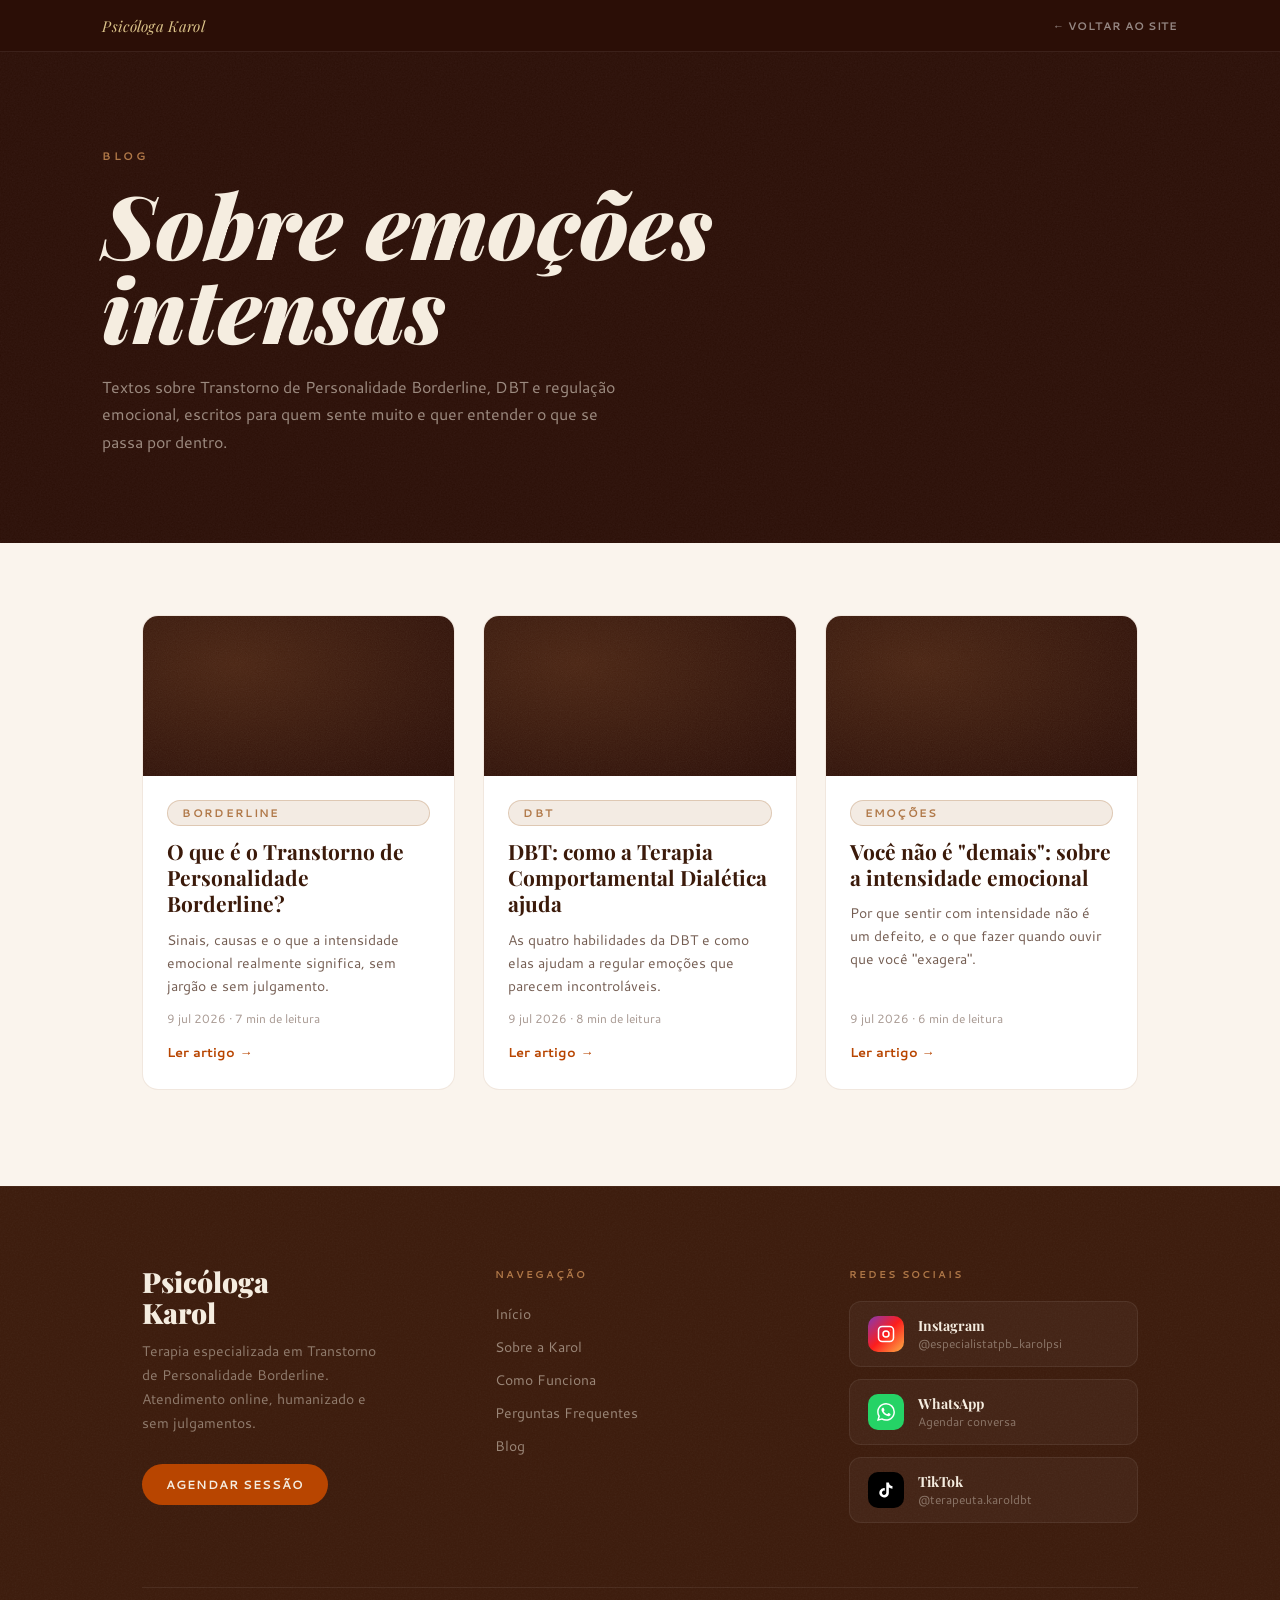
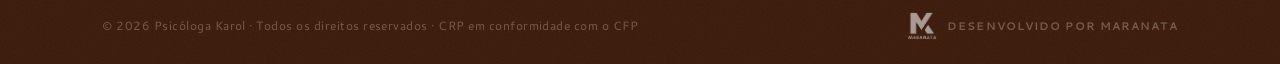
<file: blog/index.html>
<!DOCTYPE html>
<html lang="pt-BR">
<head>
  <meta charset="UTF-8">
  <meta name="viewport" content="width=device-width, initial-scale=1.0">
  <title>Blog da Psicóloga Karol Moreno | Borderline, DBT e Emoções</title>
  <meta name="description" content="Artigos sobre Transtorno de Personalidade Borderline (TPB), DBT e regulação emocional, escritos pela psicóloga Karol Moreno.">
  <meta name="author" content="Karol Moreno">
  <meta name="robots" content="index, follow">
  <link rel="canonical" href="https://www.karolpsicologa.com.br/blog/index.html">
  <meta property="og:type" content="website">
  <meta property="og:locale" content="pt_BR">
  <meta property="og:site_name" content="Karol Moreno Psicóloga">
  <meta property="og:title" content="Blog da Psicóloga Karol Moreno">
  <meta property="og:description" content="Artigos sobre borderline, DBT e regulação emocional.">
  <meta property="og:url" content="https://www.karolpsicologa.com.br/blog/index.html">
  <meta property="og:image" content="https://www.karolpsicologa.com.br/og-image.jpg">
  <link rel="icon" type="image/png" sizes="32x32" href="../favicon-32.png">
  <link rel="apple-touch-icon" sizes="180x180" href="../apple-touch-icon.png">
  <meta name="theme-color" content="#2B0E06">
  <link rel="preconnect" href="https://fonts.googleapis.com">
  <link rel="preconnect" href="https://fonts.gstatic.com" crossorigin>
  <link href="https://fonts.googleapis.com/css2?family=Playfair+Display:wght@400;700;900&family=Cantarell:ital,wght@0,400;0,700;1,400&display=swap" rel="stylesheet">
  <link rel="stylesheet" href="./blog.css">
  <noscript><style>.reveal{opacity:1;transform:none;}</style></noscript>
</head>
<body>
  <nav class="blog-nav">
    <a class="blog-nav__brand" href="../index.html">Psicóloga Karol</a>
    <a class="blog-nav__back" href="../index.html">← Voltar ao site</a>
  </nav>

  <header class="blog-hero">
    <div class="blog-hero__inner">
      <p class="blog-hero__kicker reveal">Blog</p>
      <h1 class="blog-hero__title reveal reveal-delay-1">Sobre emoções<br>intensas</h1>
      <p class="blog-hero__desc reveal reveal-delay-2">Textos sobre Transtorno de Personalidade Borderline, DBT e regulação emocional, escritos para quem sente muito e quer entender o que se passa por dentro.</p>
    </div>
  </header>

  <main class="blog-list">
    <!-- Card 1 -->
    <a class="post-card reveal" href="./o-que-e-borderline.html">
      <div class="post-card__cover"></div>
      <div class="post-card__body">
        <span class="tag tag--caramelo">Borderline</span>
        <h2 class="post-card__title">O que é o Transtorno de Personalidade Borderline?</h2>
        <p class="post-card__excerpt">Sinais, causas e o que a intensidade emocional realmente significa, sem jargão e sem julgamento.</p>
        <span class="post-card__meta">9 jul 2026 · 7 min de leitura</span>
        <span class="post-card__more">Ler artigo →</span>
      </div>
    </a>
    <!-- Card 2 -->
    <a class="post-card reveal reveal-delay-1" href="./dbt-regulacao-emocional.html">
      <div class="post-card__cover"></div>
      <div class="post-card__body">
        <span class="tag tag--caramelo">DBT</span>
        <h2 class="post-card__title">DBT: como a Terapia Comportamental Dialética ajuda</h2>
        <p class="post-card__excerpt">As quatro habilidades da DBT e como elas ajudam a regular emoções que parecem incontroláveis.</p>
        <span class="post-card__meta">9 jul 2026 · 8 min de leitura</span>
        <span class="post-card__more">Ler artigo →</span>
      </div>
    </a>
    <!-- Card 3 -->
    <a class="post-card reveal reveal-delay-2" href="./voce-nao-e-demais.html">
      <div class="post-card__cover"></div>
      <div class="post-card__body">
        <span class="tag tag--caramelo">Emoções</span>
        <h2 class="post-card__title">Você não é "demais": sobre a intensidade emocional</h2>
        <p class="post-card__excerpt">Por que sentir com intensidade não é um defeito, e o que fazer quando ouvir que você "exagera".</p>
        <span class="post-card__meta">9 jul 2026 · 6 min de leitura</span>
        <span class="post-card__more">Ler artigo →</span>
      </div>
    </a>
  </main>

  <!-- FOOTER (copiado do site, com Blog na navegação) -->
  <footer class="site-footer">
    <div class="footer-inner">
      <div class="footer-top">
        <div>
          <p class="footer-brand-name">Psicóloga<br>Karol</p>
          <p class="footer-brand-desc">Terapia especializada em Transtorno de Personalidade Borderline. Atendimento online, humanizado e sem julgamentos.</p>
          <a href="https://wa.me/+558488883636" target="_blank" rel="noopener noreferrer" class="footer-cta-btn">Agendar sessão</a>
        </div>
        <div>
          <p class="footer-col-label">Navegação</p>
          <ul class="footer-nav-list">
            <li><a href="../index.html#hero">Início</a></li>
            <li><a href="../index.html#sobre">Sobre a Karol</a></li>
            <li><a href="../index.html#como-funciona">Como Funciona</a></li>
            <li><a href="../index.html#faq">Perguntas Frequentes</a></li>
            <li><a href="./index.html">Blog</a></li>
          </ul>
        </div>
        <div>
          <p class="footer-col-label">Redes Sociais</p>
          <div class="footer-social-grid">
            <a href="https://www.instagram.com/especialistatpb_karolpsi/" target="_blank" rel="noopener noreferrer" class="footer-social-link">
              <div class="footer-social-icon" style="background:linear-gradient(135deg,#833ab4,#fd1d1d,#fcb045);"><svg viewBox="0 0 24 24" fill="none" stroke="#fff" stroke-width="2" stroke-linecap="round" stroke-linejoin="round"><rect x="2" y="2" width="20" height="20" rx="5" ry="5"/><circle cx="12" cy="12" r="4"/><circle cx="17.5" cy="6.5" r="0.5" fill="#fff" stroke="none"/></svg></div>
              <div><p class="footer-social-info-name">Instagram</p><p class="footer-social-info-handle">@especialistatpb_karolpsi</p></div>
            </a>
            <a href="https://wa.me/+558488883636" target="_blank" rel="noopener noreferrer" class="footer-social-link">
              <div class="footer-social-icon" style="background:#25D366;"><svg viewBox="0 0 24 24" fill="#fff"><path d="M17.472 14.382c-.297-.149-1.758-.867-2.03-.967-.273-.099-.471-.148-.67.15-.197.297-.767.966-.94 1.164-.173.199-.347.223-.644.075-.297-.15-1.255-.463-2.39-1.475-.883-.788-1.48-1.761-1.653-2.059-.173-.297-.018-.458.13-.606.134-.133.298-.347.446-.52.149-.174.198-.298.298-.497.099-.198.05-.371-.025-.52-.075-.149-.669-1.612-.916-2.207-.242-.579-.487-.5-.669-.51-.173-.008-.371-.01-.57-.01-.198 0-.52.074-.792.372-.272.297-1.04 1.016-1.04 2.479 0 1.462 1.065 2.875 1.213 3.074.149.198 2.096 3.2 5.077 4.487.709.306 1.262.489 1.694.625.712.227 1.36.195 1.871.118.571-.085 1.758-.719 2.006-1.413.248-.694.248-1.289.173-1.413-.074-.124-.272-.198-.57-.347m-5.421 7.403h-.004a9.87 9.87 0 01-5.031-1.378l-.361-.214-3.741.982.998-3.648-.235-.374a9.86 9.86 0 01-1.51-5.26c.001-5.45 4.436-9.884 9.888-9.884 2.64 0 5.122 1.03 6.988 2.898a9.825 9.825 0 012.893 6.994c-.003 5.45-4.437 9.884-9.885 9.884m8.413-18.297A11.815 11.815 0 0012.05 0C5.495 0 .16 5.335.157 11.892c0 2.096.547 4.142 1.588 5.945L.057 24l6.305-1.654a11.882 11.882 0 005.683 1.448h.005c6.554 0 11.89-5.335 11.893-11.893a11.821 11.821 0 00-3.48-8.413z"/></svg></div>
              <div><p class="footer-social-info-name">WhatsApp</p><p class="footer-social-info-handle">Agendar conversa</p></div>
            </a>
            <a href="https://www.tiktok.com/@terapeuta.karoldbt" target="_blank" rel="noopener noreferrer" class="footer-social-link">
              <div class="footer-social-icon" style="background:#000;"><svg viewBox="0 0 24 24" fill="#fff"><path d="M19.589 6.686a4.793 4.793 0 0 1-3.77-4.245V2h-3.445v13.672a2.896 2.896 0 0 1-5.201 1.743l-.002-.001.002.001a2.895 2.895 0 0 1 3.183-4.51v-3.5a6.329 6.329 0 0 0-5.394 10.692 6.33 6.33 0 0 0 10.857-4.424V8.687a8.182 8.182 0 0 0 4.773 1.526V6.79a4.831 4.831 0 0 1-1.003-.104z"/></svg></div>
              <div><p class="footer-social-info-name">TikTok</p><p class="footer-social-info-handle">@terapeuta.karoldbt</p></div>
            </a>
          </div>
        </div>
      </div>
    </div>
    <div class="footer-bottom">
      <p class="footer-copy">© 2026 Psicóloga Karol · Todos os direitos reservados · CRP em conformidade com o CFP</p>
      <a href="https://www.maranatamarketing.com" target="_blank" rel="noopener noreferrer" class="footer-maranata">
        <img src="../maranata.webp" alt="Logo Maranata" width="252" height="236" loading="lazy" class="footer-maranata-logo">
        <span class="footer-maranata-text">Desenvolvido por Maranata</span>
      </a>
    </div>
  </footer>

  <script src="./blog.js"></script>
</body>
</html>
</file>
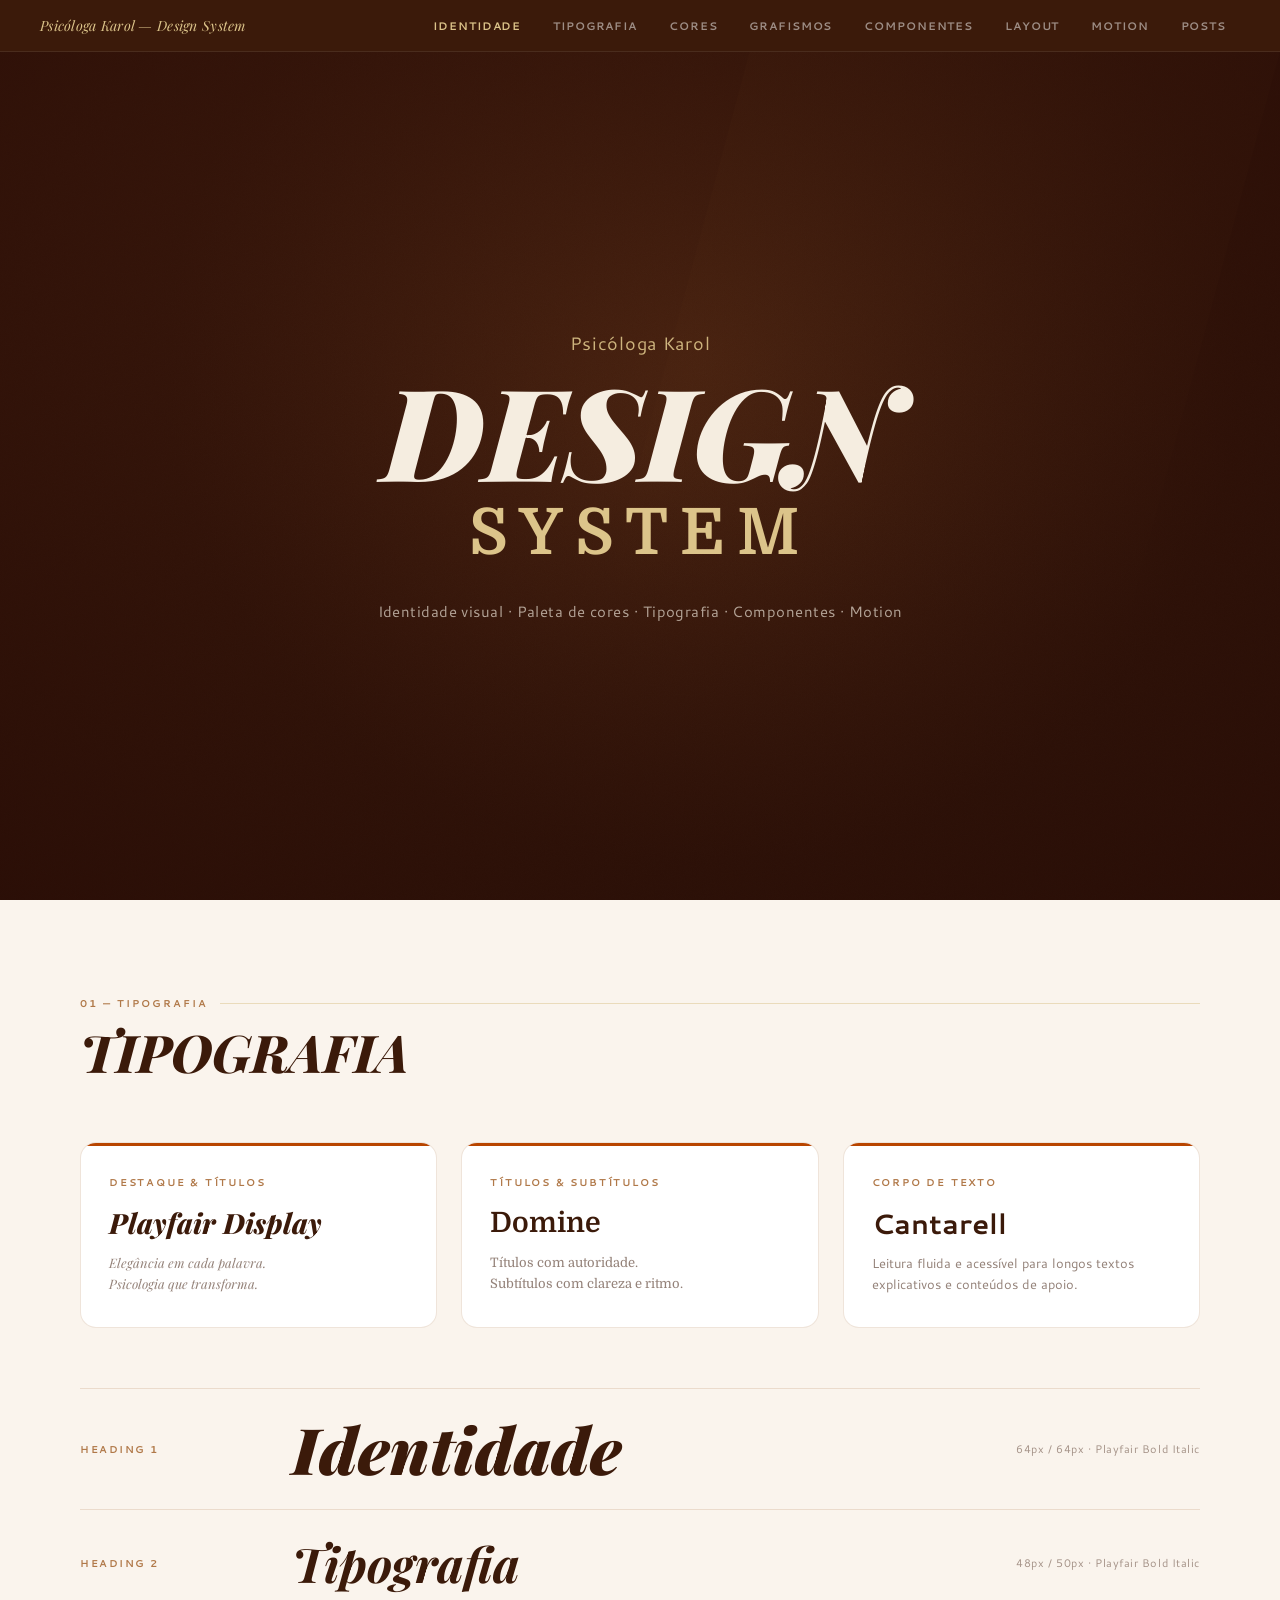
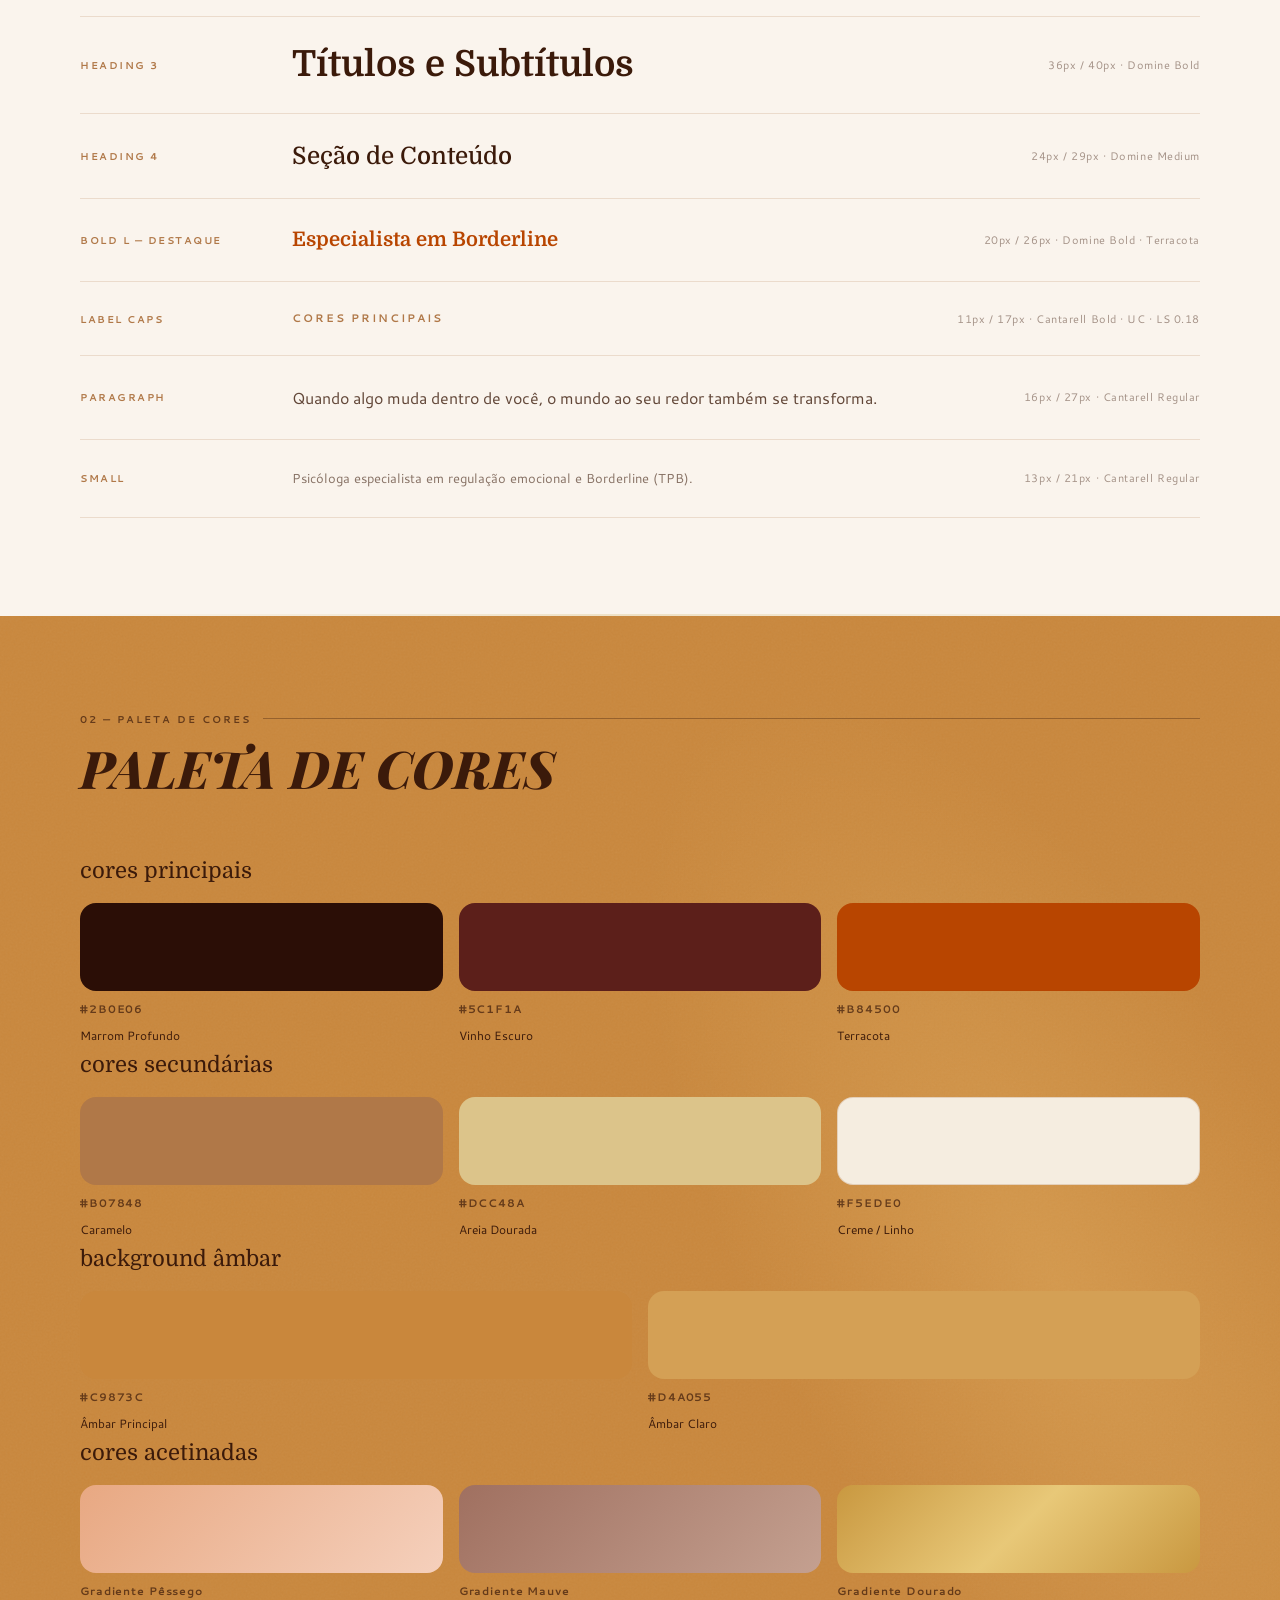
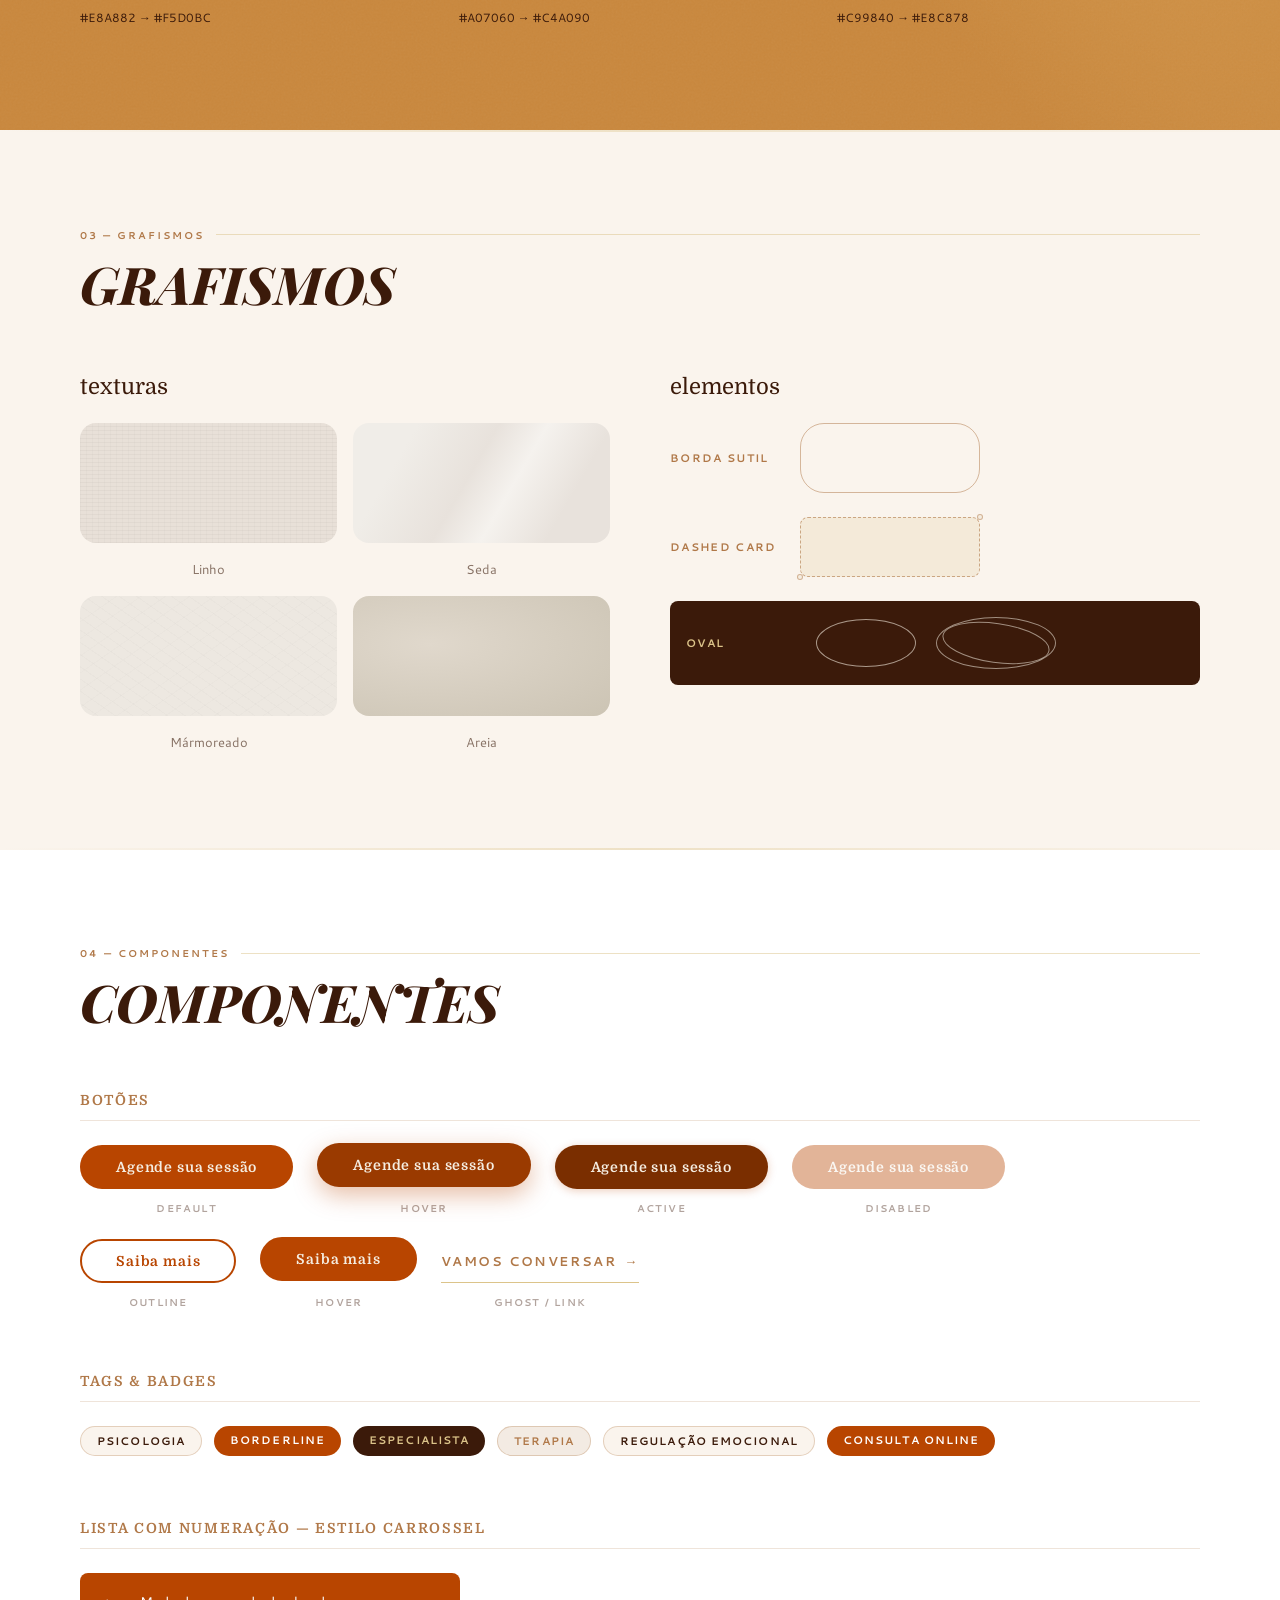
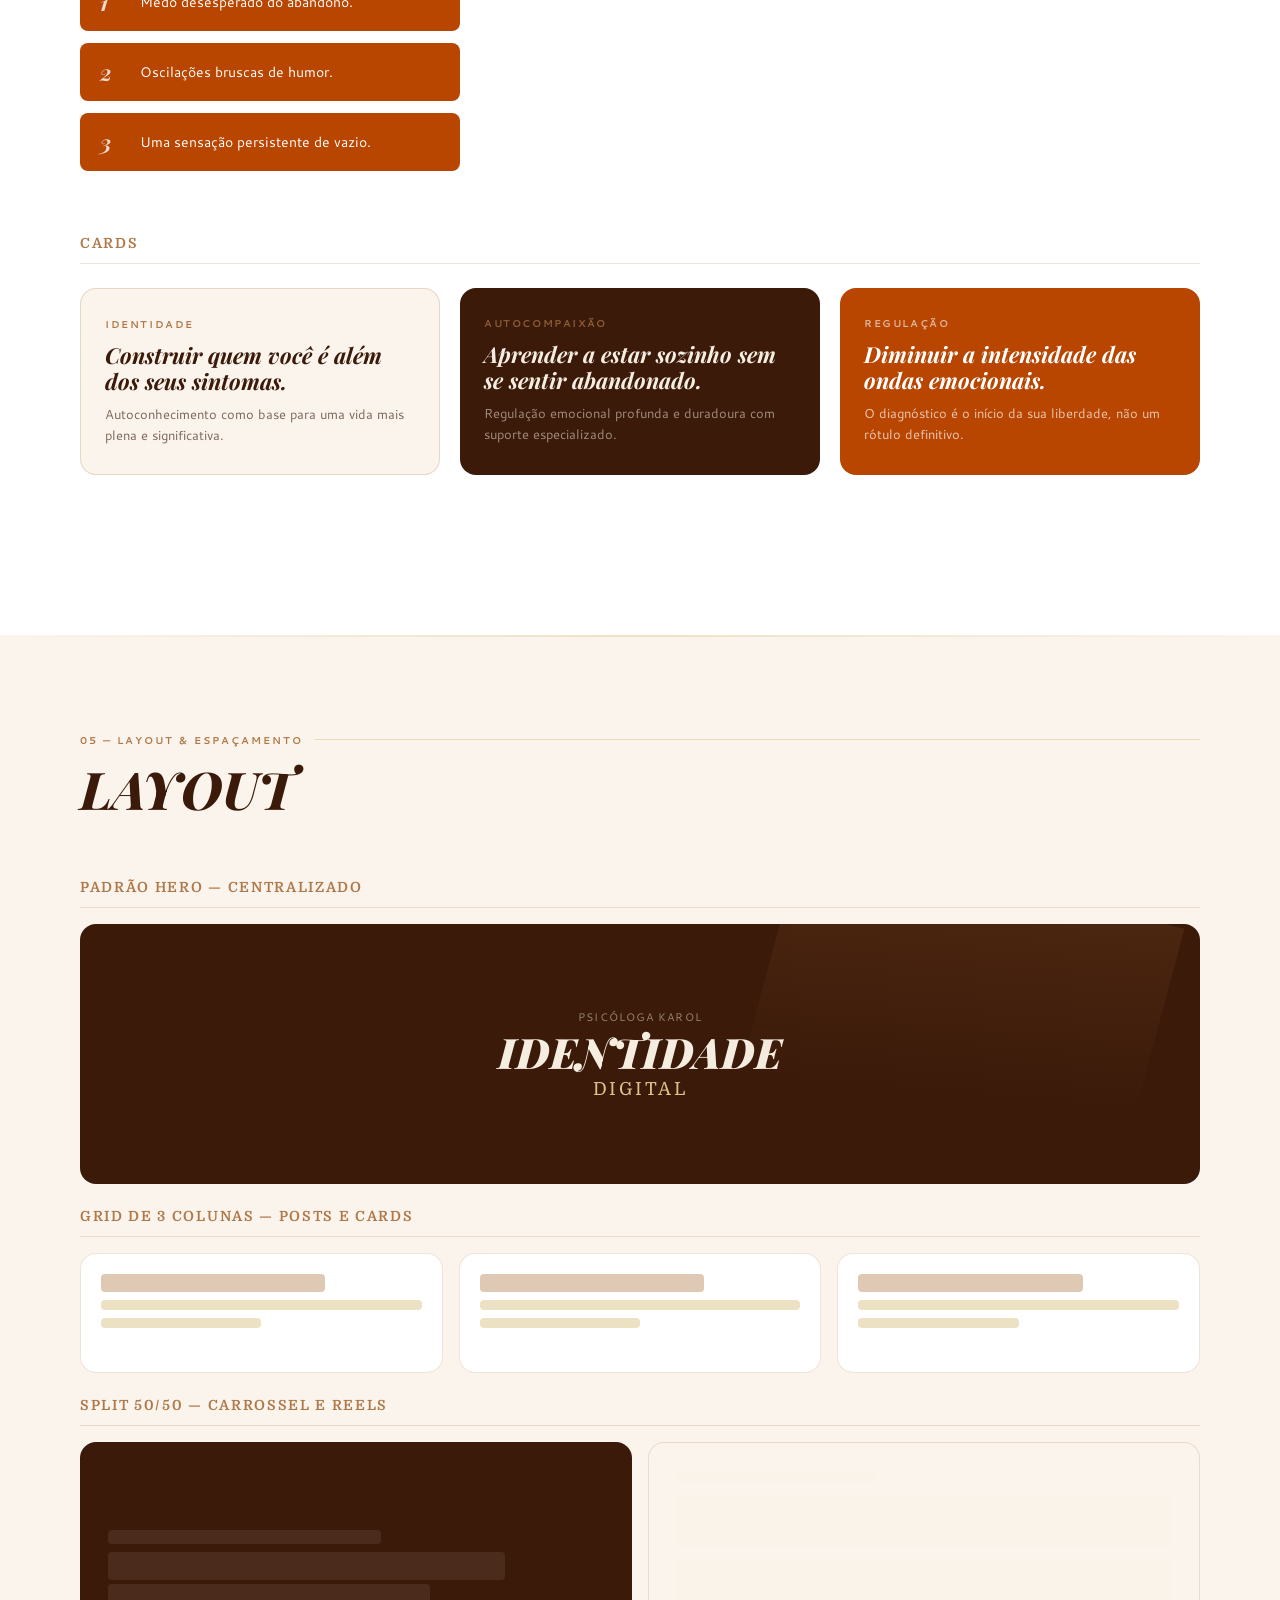
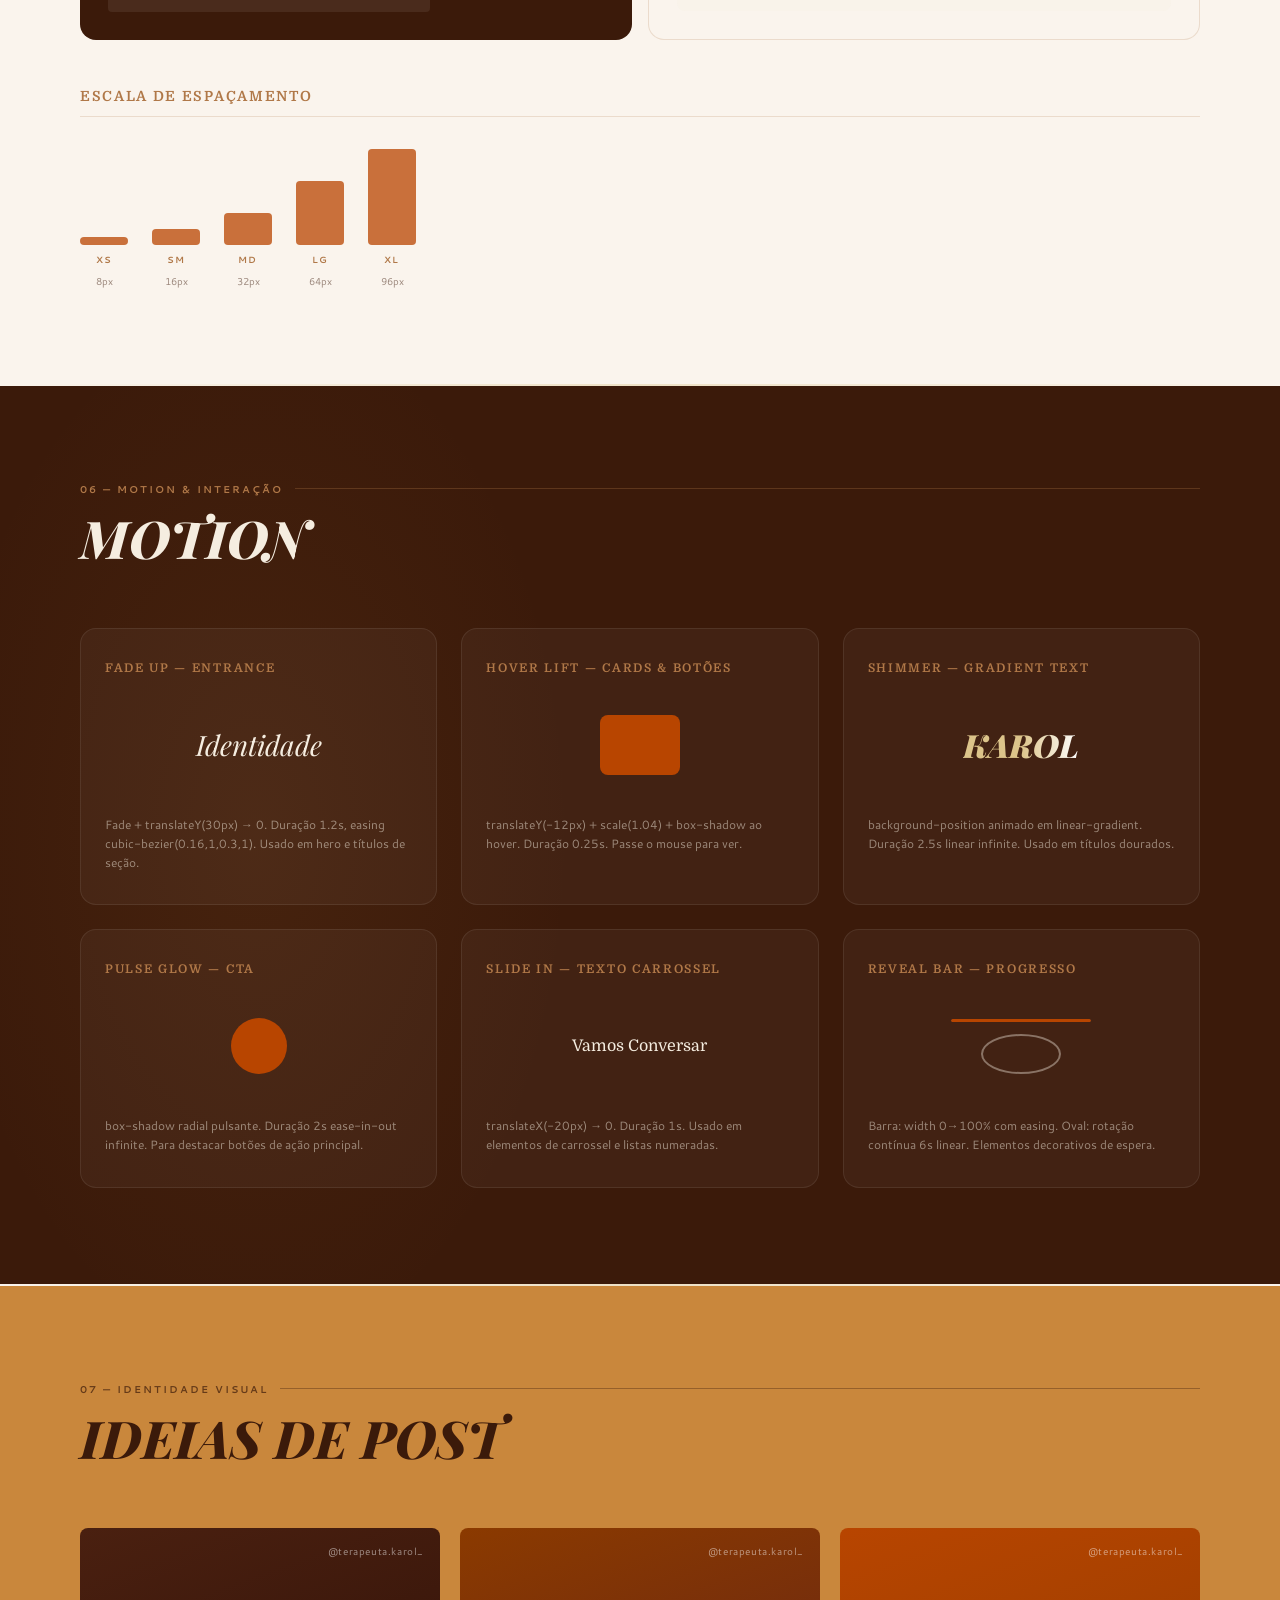
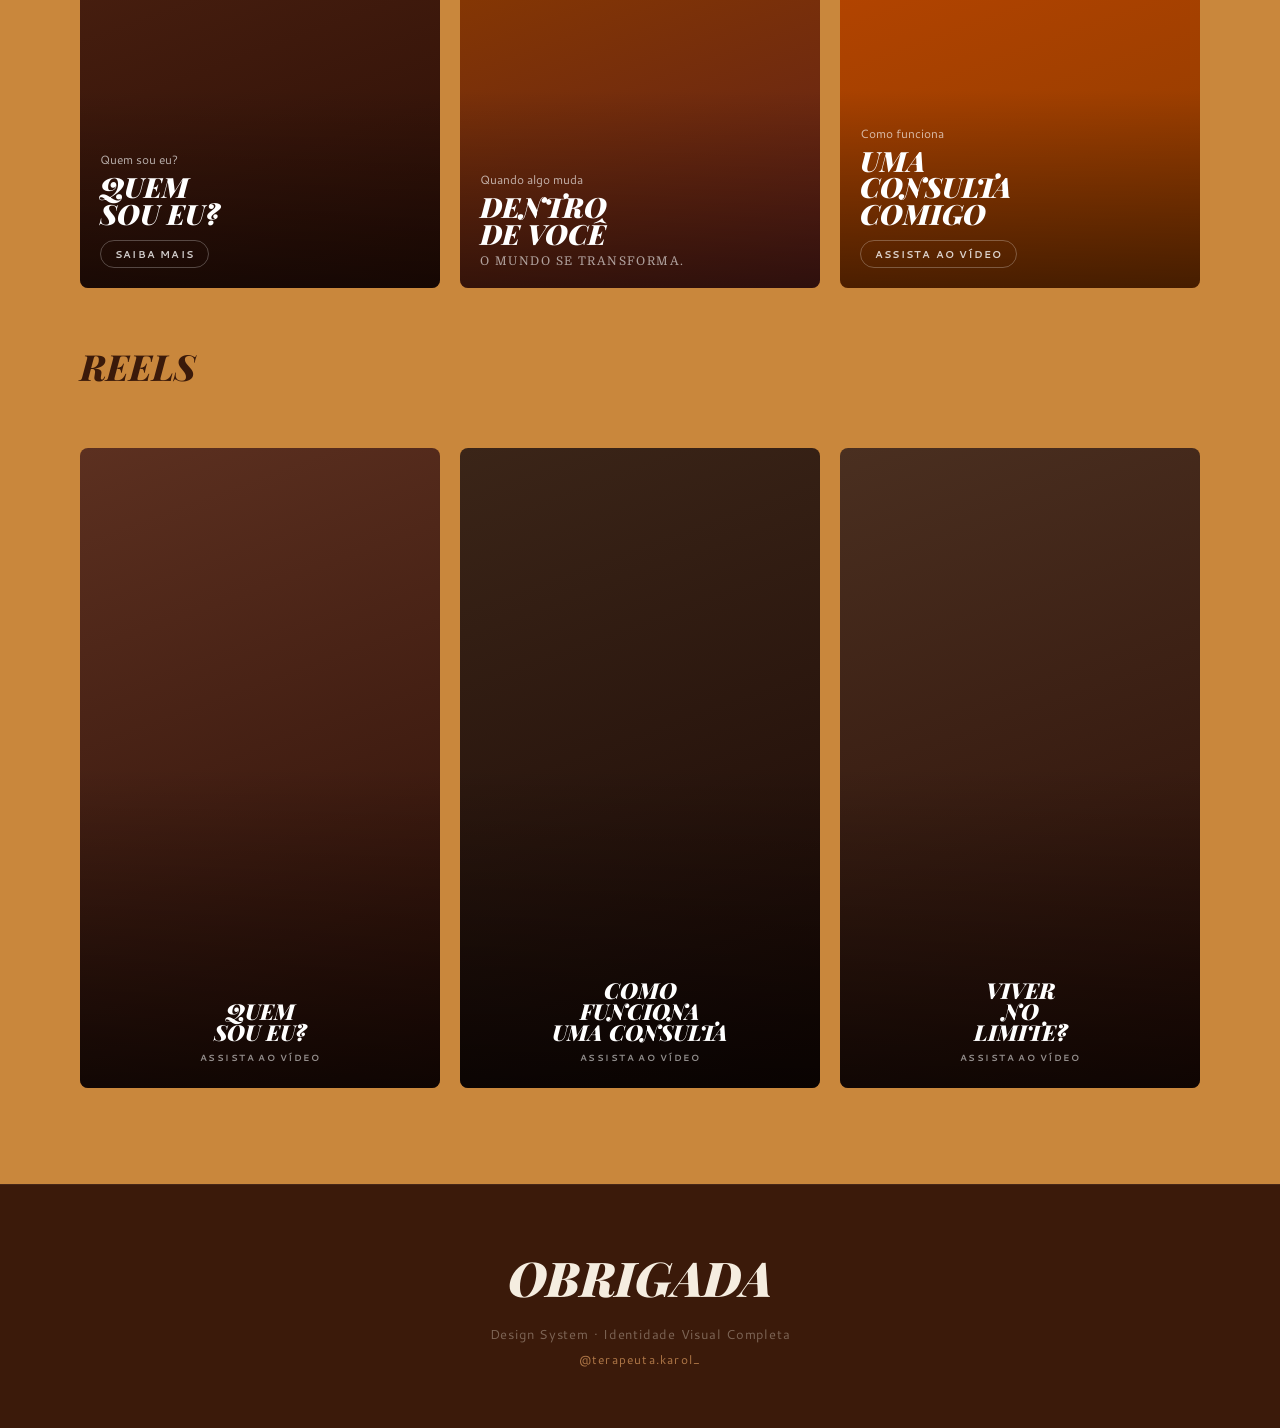
<file: designsystemcarol.html>
<!DOCTYPE html>
<html lang="pt-BR">
<head>
<meta charset="UTF-8">
<meta name="viewport" content="width=device-width, initial-scale=1.0">
<title>Design System — Psicóloga Karol</title>
<link rel="preconnect" href="https://fonts.googleapis.com">
<link rel="preconnect" href="https://fonts.gstatic.com" crossorigin>
<link href="https://fonts.googleapis.com/css2?family=Playfair+Display:ital,wght@0,400;0,500;0,600;0,700;1,400;1,500;1,600;1,700;1,800;1,900&family=Domine:wght@400;500;600;700&family=Cantarell:ital,wght@0,400;0,700;1,400&display=swap" rel="stylesheet">

<style>
  /* ============================================================
     CSS VARIABLES — DESIGN TOKENS
  ============================================================ */
  :root {
    /* Cores Principais */
    --cor-escuro-profundo:  #2B0E06;
    --cor-marrom-escuro:    #3B1A0A;
    --cor-vinho:            #5C1F1A;
    --cor-terracota:        #B84500;

    /* Cores Secundárias */
    --cor-caramelo:         #B07848;
    --cor-areia:            #DCC48A;
    --cor-creme:            #F5EDE0;
    --cor-linho:            #FAF4ED;

    /* Cores Acetinadas (Gradients) */
    --grad-pessego:         linear-gradient(135deg, #E8A882 0%, #F5D0BC 100%);
    --grad-mauve:           linear-gradient(135deg, #A07060 0%, #C4A090 100%);
    --grad-dourado:         linear-gradient(135deg, #C99840 0%, #E8C878 50%, #C99840 100%);

    /* Background Âmbar */
    --bg-ambar:             #C9873C;
    --bg-ambar-claro:       #D4A055;
    --bg-ambar-tex:         url("data:image/svg+xml,%3Csvg xmlns='http://www.w3.org/2000/svg' width='400' height='400'%3E%3Cfilter id='noise'%3E%3CfeTurbulence type='fractalNoise' baseFrequency='0.65' numOctaves='3' stitchTiles='stitch'/%3E%3CfeColorMatrix type='saturate' values='0'/%3E%3C/filter%3E%3Crect width='400' height='400' filter='url(%23noise)' opacity='0.08'/%3E%3C/svg%3E");

    /* Typography */
    --font-display:         'Playfair Display', Georgia, serif;
    --font-titulo:          'Domine', Georgia, serif;
    --font-corpo:           'Cantarell', Helvetica, sans-serif;

    /* Spacing */
    --space-xs:   8px;
    --space-sm:   16px;
    --space-md:   32px;
    --space-lg:   64px;
    --space-xl:   96px;

    /* Radius */
    --radius-sm:  8px;
    --radius-md:  16px;
    --radius-lg:  24px;
    --radius-pill: 100px;
  }

  /* ============================================================
     RESET & BASE
  ============================================================ */
  *, *::before, *::after { box-sizing: border-box; margin: 0; padding: 0; }

  html { scroll-behavior: smooth; }

  body {
    font-family: var(--font-corpo);
    background: var(--cor-linho);
    color: var(--cor-marrom-escuro);
    overflow-x: hidden;
  }

  /* ============================================================
     TOP NAV
  ============================================================ */
  .ds-nav {
    position: fixed;
    top: 0;
    left: 0;
    right: 0;
    z-index: 999;
    background: var(--cor-marrom-escuro);
    display: flex;
    align-items: center;
    gap: 0;
    padding: 0 40px;
    height: 52px;
    border-bottom: 1px solid rgba(255,255,255,0.08);
  }

  .ds-nav__brand {
    font-family: var(--font-display);
    font-style: italic;
    font-size: 14px;
    color: var(--cor-areia);
    margin-right: auto;
    letter-spacing: 0.02em;
    white-space: nowrap;
  }

  .ds-nav__links {
    display: flex;
    gap: 4px;
    list-style: none;
  }

  .ds-nav__links a {
    display: block;
    padding: 6px 14px;
    font-family: var(--font-corpo);
    font-size: 11px;
    font-weight: 700;
    text-transform: uppercase;
    letter-spacing: 0.08em;
    color: rgba(255,255,255,0.5);
    text-decoration: none;
    border-radius: 4px;
    transition: color 0.2s, background 0.2s;
  }

  .ds-nav__links a:hover {
    color: var(--cor-areia);
    background: rgba(255,255,255,0.05);
  }

  /* ============================================================
     SECTION WRAPPER
  ============================================================ */
  .ds-section {
    padding: var(--space-xl) 80px;
    max-width: 1400px;
    margin: 0 auto;
  }

  .ds-section--full {
    max-width: none;
    padding-left: 0;
    padding-right: 0;
  }

  .ds-section-label {
    font-family: var(--font-corpo);
    font-size: 10px;
    font-weight: 700;
    letter-spacing: 0.2em;
    text-transform: uppercase;
    color: var(--cor-caramelo);
    margin-bottom: var(--space-sm);
    display: flex;
    align-items: center;
    gap: 12px;
  }

  .ds-section-label::after {
    content: '';
    flex: 1;
    height: 1px;
    background: var(--cor-areia);
    opacity: 0.5;
  }

  .ds-section-title {
    font-family: var(--font-display);
    font-style: italic;
    font-weight: 800;
    font-size: 52px;
    color: var(--cor-marrom-escuro);
    line-height: 1;
    margin-bottom: var(--space-lg);
  }

  /* ============================================================
     0) HERO — CLONE DA CAPA
  ============================================================ */
  #hero {
    position: relative;
    min-height: 100vh;
    display: flex;
    flex-direction: column;
    align-items: center;
    justify-content: center;
    overflow: hidden;
    background: var(--cor-marrom-escuro);
    padding-top: 52px;
  }

  .hero__photo-overlay {
    position: absolute;
    inset: 0;
    background:
      radial-gradient(ellipse at center, rgba(59,26,10,0.55) 0%, rgba(43,14,6,0.88) 100%);
    z-index: 1;
  }

  /* Simulated photo texture — warm brown wash */
  .hero__photo-bg {
    position: absolute;
    inset: 0;
    background:
      radial-gradient(ellipse 60% 80% at 55% 40%, rgba(180,100,50,0.35) 0%, transparent 70%),
      linear-gradient(160deg, #4a2010 0%, #2b0e06 50%, #1a0804 100%);
    z-index: 0;
  }

  /* Subtle grain */
  .hero__photo-bg::after {
    content: '';
    position: absolute;
    inset: 0;
    background-image: url("data:image/svg+xml,%3Csvg xmlns='http://www.w3.org/2000/svg' width='300' height='300'%3E%3Cfilter id='n'%3E%3CfeTurbulence type='fractalNoise' baseFrequency='0.9' numOctaves='4'/%3E%3CfeColorMatrix type='saturate' values='0'/%3E%3C/filter%3E%3Crect width='300' height='300' filter='url(%23n)' opacity='0.06'/%3E%3C/svg%3E");
    z-index: 1;
  }

  .hero__content {
    position: relative;
    z-index: 2;
    text-align: center;
    animation: heroFadeUp 1.2s cubic-bezier(0.16,1,0.3,1) both;
  }

  .hero__kicker {
    font-family: var(--font-corpo);
    font-size: 18px;
    font-weight: 400;
    color: var(--cor-areia);
    letter-spacing: 0.04em;
    margin-bottom: 16px;
    opacity: 0.9;
  }

  .hero__title-main {
    font-family: var(--font-display);
    font-style: italic;
    font-weight: 900;
    font-size: clamp(72px, 10vw, 140px);
    color: var(--cor-creme);
    line-height: 0.9;
    letter-spacing: -0.01em;
    display: block;
  }

  .hero__title-sub {
    font-family: var(--font-titulo);
    font-weight: 700;
    font-size: clamp(36px, 5vw, 64px);
    color: var(--cor-areia);
    letter-spacing: 0.18em;
    display: block;
    margin-top: 8px;
  }

  .hero__desc {
    font-family: var(--font-corpo);
    font-size: 15px;
    color: rgba(245,237,224,0.65);
    margin-top: 32px;
    letter-spacing: 0.03em;
  }

  /* Light ray effect */
  .hero__ray {
    position: absolute;
    top: -10%;
    right: 10%;
    width: 40%;
    height: 130%;
    background: linear-gradient(170deg, rgba(201,135,60,0.12) 0%, transparent 60%);
    transform: rotate(15deg);
    pointer-events: none;
    z-index: 1;
  }

  @keyframes heroFadeUp {
    from { opacity: 0; transform: translateY(40px); }
    to   { opacity: 1; transform: translateY(0); }
  }

  /* ============================================================
     DIVIDER
  ============================================================ */
  .ds-divider {
    width: 100%;
    height: 2px;
    background: linear-gradient(90deg, transparent, var(--cor-areia), transparent);
    opacity: 0.4;
    margin: 0;
  }

  /* ============================================================
     1) TIPOGRAFIA
  ============================================================ */
  #tipografia {
    background: var(--cor-linho);
  }

  .typo-table {
    width: 100%;
    border-collapse: collapse;
  }

  .typo-row {
    display: grid;
    grid-template-columns: 180px 1fr auto;
    align-items: center;
    padding: 28px 0;
    border-bottom: 1px solid rgba(176,120,72,0.2);
    gap: 32px;
  }

  .typo-row:first-child { border-top: 1px solid rgba(176,120,72,0.2); }

  .typo-label {
    font-family: var(--font-corpo);
    font-size: 10px;
    font-weight: 700;
    letter-spacing: 0.15em;
    text-transform: uppercase;
    color: var(--cor-caramelo);
  }

  .typo-spec {
    font-family: var(--font-corpo);
    font-size: 11px;
    color: rgba(59,26,10,0.45);
    letter-spacing: 0.05em;
    white-space: nowrap;
  }

  /* Heading 1 */
  .typo-h1 {
    font-family: var(--font-display);
    font-style: italic;
    font-weight: 900;
    font-size: 64px;
    color: var(--cor-marrom-escuro);
    line-height: 1;
  }

  /* Heading 2 */
  .typo-h2 {
    font-family: var(--font-display);
    font-style: italic;
    font-weight: 700;
    font-size: 48px;
    color: var(--cor-marrom-escuro);
    line-height: 1.05;
  }

  /* Heading 3 — Domine */
  .typo-h3 {
    font-family: var(--font-titulo);
    font-weight: 700;
    font-size: 36px;
    color: var(--cor-marrom-escuro);
    line-height: 1.1;
  }

  /* Heading 4 — Domine */
  .typo-h4 {
    font-family: var(--font-titulo);
    font-weight: 500;
    font-size: 24px;
    color: var(--cor-marrom-escuro);
    line-height: 1.2;
  }

  /* Bold / Destaque */
  .typo-bold-l {
    font-family: var(--font-titulo);
    font-weight: 700;
    font-size: 20px;
    color: var(--cor-terracota);
    line-height: 1.3;
  }

  /* Caption / Label */
  .typo-label-caps {
    font-family: var(--font-corpo);
    font-weight: 700;
    font-size: 11px;
    letter-spacing: 0.18em;
    text-transform: uppercase;
    color: var(--cor-caramelo);
    line-height: 1.5;
  }

  /* Paragraph */
  .typo-body {
    font-family: var(--font-corpo);
    font-weight: 400;
    font-size: 16px;
    color: rgba(59,26,10,0.8);
    line-height: 1.7;
  }

  /* Small */
  .typo-small {
    font-family: var(--font-corpo);
    font-weight: 400;
    font-size: 13px;
    color: rgba(59,26,10,0.6);
    line-height: 1.6;
  }

  /* Font name cards */
  .font-cards {
    display: grid;
    grid-template-columns: repeat(3, 1fr);
    gap: 24px;
    margin-top: var(--space-lg);
  }

  .font-card {
    background: white;
    border: 1px solid rgba(176,120,72,0.2);
    border-radius: var(--radius-md);
    padding: 32px 28px;
    position: relative;
    overflow: hidden;
  }

  .font-card::before {
    content: '';
    position: absolute;
    top: 0;
    left: 0;
    right: 0;
    height: 3px;
    background: var(--cor-terracota);
  }

  .font-card__role {
    font-family: var(--font-corpo);
    font-size: 10px;
    font-weight: 700;
    letter-spacing: 0.18em;
    text-transform: uppercase;
    color: var(--cor-caramelo);
    margin-bottom: 20px;
  }

  .font-card__name {
    font-size: 28px;
    color: var(--cor-marrom-escuro);
    line-height: 1;
    margin-bottom: 16px;
  }

  .font-card--playfair .font-card__name { font-family: var(--font-display); font-style: italic; font-weight: 800; }
  .font-card--domine   .font-card__name { font-family: var(--font-titulo); font-weight: 700; }
  .font-card--cantarell .font-card__name { font-family: var(--font-corpo); font-weight: 700; }

  .font-card__sample {
    font-size: 13px;
    color: rgba(59,26,10,0.55);
    line-height: 1.6;
  }

  .font-card--playfair .font-card__sample  { font-family: var(--font-display); font-style: italic; }
  .font-card--domine .font-card__sample    { font-family: var(--font-titulo); }
  .font-card--cantarell .font-card__sample { font-family: var(--font-corpo); }

  /* ============================================================
     2) CORES
  ============================================================ */
  #cores {
    background: var(--bg-ambar);
    position: relative;
    overflow: hidden;
  }

  #cores::before {
    content: '';
    position: absolute;
    inset: 0;
    background-image: url("data:image/svg+xml,%3Csvg xmlns='http://www.w3.org/2000/svg' width='500' height='500'%3E%3Cfilter id='n'%3E%3CfeTurbulence type='fractalNoise' baseFrequency='0.5' numOctaves='4'/%3E%3CfeColorMatrix type='saturate' values='0'/%3E%3C/filter%3E%3Crect width='500' height='500' filter='url(%23n)' opacity='0.06'/%3E%3C/svg%3E");
    pointer-events: none;
    z-index: 0;
  }

  /* Light ray effect in cores section */
  #cores::after {
    content: '';
    position: absolute;
    bottom: -20%;
    right: -5%;
    width: 45%;
    height: 120%;
    background: radial-gradient(ellipse at center, rgba(255,220,140,0.2) 0%, transparent 70%);
    transform: rotate(-30deg);
    pointer-events: none;
    z-index: 0;
  }

  #cores .ds-section {
    position: relative;
    z-index: 1;
  }

  #cores .ds-section-title {
    color: var(--cor-marrom-escuro);
  }

  #cores .ds-section-label {
    color: var(--cor-marrom-escuro);
    opacity: 0.7;
  }

  #cores .ds-section-label::after {
    background: var(--cor-marrom-escuro);
  }

  .cores-grupo-title {
    font-family: var(--font-titulo);
    font-size: 22px;
    font-weight: 400;
    color: var(--cor-marrom-escuro);
    margin-bottom: 20px;
    margin-top: 40px;
  }

  .cores-grupo-title:first-of-type { margin-top: 0; }

  .swatches {
    display: flex;
    gap: 16px;
    flex-wrap: wrap;
    margin-bottom: 8px;
  }

  .swatch {
    display: flex;
    flex-direction: column;
    gap: 10px;
    min-width: 160px;
    flex: 1;
  }

  .swatch__block {
    height: 88px;
    border-radius: var(--radius-md);
    position: relative;
    transition: transform 0.25s, box-shadow 0.25s;
    cursor: default;
  }

  .swatch__block:hover {
    transform: translateY(-4px);
    box-shadow: 0 16px 40px rgba(43,14,6,0.25);
  }

  .swatch__hex {
    font-family: var(--font-corpo);
    font-size: 11px;
    font-weight: 700;
    letter-spacing: 0.08em;
    color: var(--cor-marrom-escuro);
    opacity: 0.7;
  }

  .swatch__name {
    font-family: var(--font-corpo);
    font-size: 12px;
    color: var(--cor-marrom-escuro);
    font-weight: 400;
  }

  /* Gradient swatches */
  .swatch__block--grad-pessego { background: var(--grad-pessego); }
  .swatch__block--grad-mauve   { background: var(--grad-mauve); }
  .swatch__block--grad-dourado { background: var(--grad-dourado); }

  /* ============================================================
     3) ELEMENTOS GRÁFICOS (Grafismos)
  ============================================================ */
  #grafismos {
    background: var(--cor-linho);
  }

  .grafismos-grid {
    display: grid;
    grid-template-columns: 1fr 1fr;
    gap: 60px;
    margin-top: 8px;
  }

  .grafismos-col-title {
    font-family: var(--font-titulo);
    font-size: 22px;
    font-weight: 400;
    color: var(--cor-marrom-escuro);
    margin-bottom: 24px;
  }

  /* Textura simulada — linho */
  .textura {
    width: 100%;
    height: 120px;
    border-radius: var(--radius-md);
    margin-bottom: 16px;
    position: relative;
    overflow: hidden;
  }

  .textura--linho {
    background: #e8e0d8;
    background-image:
      repeating-linear-gradient(0deg, rgba(0,0,0,0.03) 0, rgba(0,0,0,0.03) 1px, transparent 1px, transparent 4px),
      repeating-linear-gradient(90deg, rgba(0,0,0,0.02) 0, rgba(0,0,0,0.02) 1px, transparent 1px, transparent 6px);
  }

  .textura--seda {
    background: linear-gradient(120deg, #f0ede8 20%, #e8e2dc 45%, #f5f2ee 60%, #e8e2dc 80%);
  }

  .textura--marmore {
    background: #ede8e1;
    background-image:
      repeating-linear-gradient(35deg, rgba(0,0,0,0.015) 0, rgba(0,0,0,0.015) 1px, transparent 1px, transparent 10px),
      repeating-linear-gradient(-35deg, rgba(0,0,0,0.01) 0, rgba(0,0,0,0.01) 1px, transparent 1px, transparent 14px);
  }

  .textura--areia {
    background: radial-gradient(ellipse at 30% 40%, #e0d8cc 0%, #ccc4b4 100%);
  }

  .texturas-2col {
    display: grid;
    grid-template-columns: 1fr 1fr;
    gap: 16px;
  }

  /* Elementos SVG */
  .elementos-showcase {
    display: flex;
    flex-direction: column;
    gap: 24px;
  }

  .elemento-item {
    display: flex;
    align-items: center;
    gap: 20px;
  }

  .elemento-label {
    font-family: var(--font-corpo);
    font-size: 11px;
    font-weight: 700;
    letter-spacing: 0.12em;
    text-transform: uppercase;
    color: var(--cor-caramelo);
    min-width: 110px;
  }

  /* Rounded rect solid border */
  .elem-rect-border {
    width: 180px;
    height: 70px;
    border: 1.5px solid rgba(176,120,72,0.5);
    border-radius: var(--radius-lg);
    background: transparent;
  }

  /* Dashed rect */
  .elem-rect-dashed {
    width: 180px;
    height: 60px;
    border: 1.5px dashed rgba(176,120,72,0.6);
    border-radius: var(--radius-sm);
    background: rgba(220,196,138,0.2);
    position: relative;
  }

  .elem-rect-dashed::before,
  .elem-rect-dashed::after {
    content: '';
    position: absolute;
    width: 6px;
    height: 6px;
    border-radius: 50%;
    background: var(--cor-creme);
    border: 1.5px solid rgba(176,120,72,0.5);
  }

  .elem-rect-dashed::before { top: -4px; right: -4px; }
  .elem-rect-dashed::after  { bottom: -4px; left: -4px; }

  /* Oval */
  .elem-oval {
    width: 100px;
    height: 48px;
    border: 1.5px solid rgba(245,237,224,0.6);
    border-radius: 50%;
    background: transparent;
  }

  /* Double oval */
  .elem-oval-double {
    position: relative;
    width: 120px;
    height: 52px;
  }

  .elem-oval-double::before,
  .elem-oval-double::after {
    content: '';
    position: absolute;
    border: 1.5px solid rgba(245,237,224,0.55);
    border-radius: 50%;
  }

  .elem-oval-double::before { inset: 0; }
  .elem-oval-double::after  { inset: 6px; transform: rotate(8deg); }

  /* ============================================================
     4) COMPONENTES
  ============================================================ */
  #componentes {
    background: white;
  }

  .comp-group {
    margin-bottom: var(--space-lg);
  }

  .comp-group-title {
    font-family: var(--font-titulo);
    font-size: 14px;
    font-weight: 700;
    letter-spacing: 0.12em;
    text-transform: uppercase;
    color: var(--cor-caramelo);
    margin-bottom: 24px;
    padding-bottom: 12px;
    border-bottom: 1px solid rgba(176,120,72,0.2);
  }

  .comp-row {
    display: flex;
    align-items: center;
    gap: 24px;
    flex-wrap: wrap;
  }

  .comp-item {
    display: flex;
    flex-direction: column;
    align-items: center;
    gap: 12px;
  }

  .comp-state-label {
    font-family: var(--font-corpo);
    font-size: 10px;
    font-weight: 700;
    letter-spacing: 0.12em;
    text-transform: uppercase;
    color: rgba(59,26,10,0.4);
  }

  /* BUTTONS */
  .btn-primary {
    font-family: var(--font-titulo);
    font-size: 14px;
    font-weight: 700;
    letter-spacing: 0.06em;
    color: var(--cor-creme);
    background: var(--cor-terracota);
    border: none;
    border-radius: var(--radius-pill);
    padding: 14px 36px;
    cursor: pointer;
    transition: transform 0.2s, background 0.2s, box-shadow 0.2s;
    display: inline-block;
  }

  .btn-primary:hover,
  .btn-primary--hover {
    background: #9A3A00;
    transform: translateY(-2px);
    box-shadow: 0 8px 24px rgba(184,69,0,0.35);
  }

  .btn-primary--active {
    background: #7A2E00;
    transform: translateY(0);
    box-shadow: 0 2px 8px rgba(184,69,0,0.25);
  }

  .btn-primary--disabled {
    opacity: 0.4;
    cursor: not-allowed;
    pointer-events: none;
  }

  .btn-secondary {
    font-family: var(--font-titulo);
    font-size: 14px;
    font-weight: 700;
    letter-spacing: 0.06em;
    color: var(--cor-terracota);
    background: transparent;
    border: 2px solid var(--cor-terracota);
    border-radius: var(--radius-pill);
    padding: 12px 34px;
    cursor: pointer;
    transition: transform 0.2s, background 0.2s, color 0.2s;
    display: inline-block;
  }

  .btn-secondary:hover,
  .btn-secondary--hover {
    background: var(--cor-terracota);
    color: var(--cor-creme);
    transform: translateY(-2px);
  }

  .btn-ghost {
    font-family: var(--font-corpo);
    font-size: 13px;
    font-weight: 700;
    letter-spacing: 0.12em;
    text-transform: uppercase;
    color: var(--cor-caramelo);
    background: transparent;
    border: none;
    cursor: pointer;
    padding: 12px 0;
    display: inline-flex;
    align-items: center;
    gap: 8px;
    border-bottom: 1.5px solid var(--cor-areia);
    transition: color 0.2s, gap 0.2s;
  }

  .btn-ghost:hover {
    color: var(--cor-terracota);
    gap: 14px;
    border-color: var(--cor-terracota);
  }

  .btn-ghost::after { content: '→'; }

  /* CARDS */
  .cards-row {
    display: grid;
    grid-template-columns: repeat(3, 1fr);
    gap: 20px;
    margin-top: 8px;
  }

  .card-default {
    background: var(--cor-linho);
    border: 1px solid rgba(176,120,72,0.25);
    border-radius: var(--radius-md);
    padding: 28px 24px;
    transition: transform 0.25s, box-shadow 0.25s;
  }

  .card-default:hover {
    transform: translateY(-6px);
    box-shadow: 0 20px 48px rgba(43,14,6,0.12);
  }

  .card-default__kicker {
    font-family: var(--font-corpo);
    font-size: 10px;
    font-weight: 700;
    letter-spacing: 0.16em;
    text-transform: uppercase;
    color: var(--cor-caramelo);
    margin-bottom: 12px;
  }

  .card-default__title {
    font-family: var(--font-display);
    font-style: italic;
    font-size: 22px;
    font-weight: 700;
    color: var(--cor-marrom-escuro);
    line-height: 1.15;
    margin-bottom: 10px;
  }

  .card-default__body {
    font-family: var(--font-corpo);
    font-size: 13px;
    color: rgba(59,26,10,0.65);
    line-height: 1.6;
  }

  /* Card dark */
  .card-dark {
    background: var(--cor-marrom-escuro);
    border-radius: var(--radius-md);
    padding: 28px 24px;
    transition: transform 0.25s, box-shadow 0.25s;
  }

  .card-dark:hover {
    transform: translateY(-6px);
    box-shadow: 0 20px 48px rgba(43,14,6,0.35);
  }

  .card-dark .card-default__kicker { color: var(--cor-caramelo); opacity: 0.7; }
  .card-dark .card-default__title  { color: var(--cor-creme); }
  .card-dark .card-default__body   { color: rgba(245,237,224,0.55); }

  /* Card terracota accent */
  .card-accent {
    background: var(--cor-terracota);
    border-radius: var(--radius-md);
    padding: 28px 24px;
    transition: transform 0.25s, box-shadow 0.25s;
  }

  .card-accent:hover {
    transform: translateY(-6px);
    box-shadow: 0 20px 48px rgba(184,69,0,0.4);
  }

  .card-accent .card-default__kicker { color: rgba(255,255,255,0.6); }
  .card-accent .card-default__title  { color: #fff; }
  .card-accent .card-default__body   { color: rgba(255,255,255,0.7); }

  /* Tags */
  .tags-row { display: flex; gap: 12px; flex-wrap: wrap; }

  .tag {
    font-family: var(--font-corpo);
    font-size: 11px;
    font-weight: 700;
    letter-spacing: 0.1em;
    text-transform: uppercase;
    padding: 6px 16px;
    border-radius: var(--radius-pill);
    display: inline-block;
    transition: transform 0.2s;
  }

  .tag:hover { transform: translateY(-2px); }

  .tag--linho    { background: var(--cor-linho); color: var(--cor-marrom-escuro); border: 1px solid rgba(176,120,72,0.3); }
  .tag--terracota{ background: var(--cor-terracota); color: #fff; }
  .tag--dark     { background: var(--cor-marrom-escuro); color: var(--cor-areia); }
  .tag--caramelo { background: rgba(176,120,72,0.15); color: var(--cor-caramelo); border: 1px solid rgba(176,120,72,0.3); }

  /* Numbered list items (like carousel pillars) */
  .pillar-list { display: flex; flex-direction: column; gap: 12px; }

  .pillar-item {
    display: flex;
    align-items: center;
    gap: 16px;
    background: var(--cor-terracota);
    border-radius: var(--radius-sm);
    padding: 14px 20px;
    max-width: 380px;
    color: #fff;
    font-family: var(--font-corpo);
    font-size: 14px;
    transition: transform 0.2s;
  }

  .pillar-item:hover { transform: translateX(6px); }

  .pillar-num {
    font-family: var(--font-display);
    font-style: italic;
    font-size: 22px;
    font-weight: 700;
    opacity: 0.8;
    min-width: 24px;
  }

  /* ============================================================
     5) LAYOUT & ESPAÇAMENTO
  ============================================================ */
  #layout {
    background: var(--cor-linho);
  }

  .layout-demo-hero {
    background: var(--cor-marrom-escuro);
    border-radius: var(--radius-md);
    padding: 48px 40px;
    display: flex;
    flex-direction: column;
    align-items: center;
    justify-content: center;
    min-height: 260px;
    text-align: center;
    margin-bottom: 24px;
    position: relative;
    overflow: hidden;
  }

  .layout-demo-hero::before {
    content: '';
    position: absolute;
    top: -20%;
    right: 5%;
    width: 35%;
    height: 140%;
    background: linear-gradient(170deg, rgba(201,135,60,0.15) 0%, transparent 60%);
    transform: rotate(15deg);
  }

  .layout-demo-hero .mini-kicker {
    font-family: var(--font-corpo);
    font-size: 11px;
    letter-spacing: 0.1em;
    color: rgba(245,237,224,0.5);
    margin-bottom: 8px;
    text-transform: uppercase;
  }

  .layout-demo-hero .mini-h1 {
    font-family: var(--font-display);
    font-style: italic;
    font-size: 42px;
    color: var(--cor-creme);
    font-weight: 900;
    line-height: 0.95;
  }

  .layout-demo-hero .mini-sub {
    font-family: var(--font-titulo);
    font-size: 18px;
    letter-spacing: 0.14em;
    color: var(--cor-areia);
    margin-top: 6px;
    text-transform: uppercase;
  }

  /* 3-col grid demo */
  .layout-demo-grid {
    display: grid;
    grid-template-columns: repeat(3, 1fr);
    gap: 16px;
    margin-bottom: 24px;
  }

  .layout-demo-col {
    background: white;
    border: 1px solid rgba(176,120,72,0.2);
    border-radius: var(--radius-md);
    padding: 20px;
    min-height: 120px;
    display: flex;
    flex-direction: column;
    gap: 8px;
  }

  .layout-skel { height: 10px; border-radius: 4px; background: var(--cor-areia); opacity: 0.5; }
  .layout-skel--title { height: 18px; width: 70%; background: var(--cor-caramelo); opacity: 0.4; }
  .layout-skel--sm { width: 50%; }

  /* Split layout demo */
  .layout-demo-split {
    display: grid;
    grid-template-columns: 1fr 1fr;
    gap: 16px;
  }

  .layout-demo-split-left {
    background: var(--cor-marrom-escuro);
    border-radius: var(--radius-md);
    padding: 28px;
    min-height: 160px;
    display: flex;
    flex-direction: column;
    justify-content: flex-end;
  }

  .layout-demo-split-right {
    background: var(--cor-linho);
    border: 1px solid rgba(176,120,72,0.2);
    border-radius: var(--radius-md);
    padding: 28px;
    display: flex;
    flex-direction: column;
    gap: 12px;
  }

  .skel-white { background: rgba(255,255,255,0.15); }
  .skel-creme { background: rgba(245,237,224,0.6); }

  /* Spacing tokens display */
  .spacing-tokens {
    display: flex;
    align-items: flex-end;
    gap: 24px;
    margin-top: 32px;
    flex-wrap: wrap;
  }

  .spacing-item {
    display: flex;
    flex-direction: column;
    align-items: center;
    gap: 8px;
  }

  .spacing-bar {
    width: 48px;
    background: var(--cor-terracota);
    border-radius: 4px;
    opacity: 0.75;
    transition: opacity 0.2s;
  }

  .spacing-bar:hover { opacity: 1; }

  .spacing-name {
    font-family: var(--font-corpo);
    font-size: 9px;
    font-weight: 700;
    letter-spacing: 0.12em;
    text-transform: uppercase;
    color: var(--cor-caramelo);
  }

  .spacing-val {
    font-family: var(--font-corpo);
    font-size: 10px;
    color: rgba(59,26,10,0.5);
  }

  /* ============================================================
     6) MOTION
  ============================================================ */
  #motion {
    background: var(--cor-marrom-escuro);
    overflow: hidden;
    position: relative;
  }

  #motion::before {
    content: '';
    position: absolute;
    top: -10%;
    left: -5%;
    width: 50%;
    height: 120%;
    background: radial-gradient(ellipse at center, rgba(201,135,60,0.08) 0%, transparent 70%);
    pointer-events: none;
  }

  #motion .ds-section { position: relative; z-index: 1; }

  #motion .ds-section-title { color: var(--cor-creme); }

  #motion .ds-section-label {
    color: var(--cor-caramelo);
  }

  #motion .ds-section-label::after {
    background: var(--cor-caramelo);
    opacity: 0.3;
  }

  .motion-gallery {
    display: grid;
    grid-template-columns: repeat(3, 1fr);
    gap: 24px;
  }

  .motion-card {
    background: rgba(255,255,255,0.04);
    border: 1px solid rgba(255,255,255,0.08);
    border-radius: var(--radius-md);
    padding: 32px 24px;
    display: flex;
    flex-direction: column;
    gap: 20px;
  }

  .motion-card__title {
    font-family: var(--font-titulo);
    font-size: 12px;
    font-weight: 700;
    letter-spacing: 0.14em;
    text-transform: uppercase;
    color: var(--cor-caramelo);
  }

  .motion-card__desc {
    font-family: var(--font-corpo);
    font-size: 12px;
    color: rgba(245,237,224,0.5);
    line-height: 1.6;
  }

  .motion-demo {
    display: flex;
    align-items: center;
    justify-content: center;
    min-height: 100px;
  }

  /* Fade Up */
  @keyframes fadeUp {
    from { opacity: 0; transform: translateY(30px); }
    to   { opacity: 1; transform: translateY(0); }
  }

  .anim-fade-up {
    animation: fadeUp 1.2s cubic-bezier(0.16,1,0.3,1) infinite alternate;
    font-family: var(--font-display);
    font-style: italic;
    font-size: 28px;
    color: var(--cor-creme);
  }

  /* Lift hover */
  .anim-lift-box {
    width: 80px;
    height: 60px;
    background: var(--cor-terracota);
    border-radius: var(--radius-sm);
    transition: transform 0.25s cubic-bezier(0.34,1.56,0.64,1), box-shadow 0.25s;
    cursor: pointer;
  }

  .anim-lift-box:hover {
    transform: translateY(-12px) scale(1.04);
    box-shadow: 0 24px 48px rgba(184,69,0,0.5);
  }

  /* Shimmer */
  @keyframes shimmer {
    from { background-position: -200% center; }
    to   { background-position: 200% center; }
  }

  .anim-shimmer {
    font-family: var(--font-display);
    font-style: italic;
    font-size: 32px;
    font-weight: 900;
    background: linear-gradient(90deg, var(--cor-areia) 25%, #fff 50%, var(--cor-areia) 75%);
    background-size: 200%;
    -webkit-background-clip: text;
    -webkit-text-fill-color: transparent;
    background-clip: text;
    animation: shimmer 2.5s linear infinite;
  }

  /* Pulse glow */
  @keyframes pulseGlow {
    0%, 100% { box-shadow: 0 0 0 0 rgba(184,69,0,0); }
    50%       { box-shadow: 0 0 0 12px rgba(184,69,0,0.25); }
  }

  .anim-pulse {
    width: 56px;
    height: 56px;
    border-radius: 50%;
    background: var(--cor-terracota);
    animation: pulseGlow 2s ease-in-out infinite;
  }

  /* Rotate slow */
  @keyframes rotateSlow {
    from { transform: rotate(0deg); }
    to   { transform: rotate(360deg); }
  }

  .anim-rotate-oval {
    width: 80px;
    height: 40px;
    border: 2px solid rgba(245,237,224,0.4);
    border-radius: 50%;
    animation: rotateSlow 6s linear infinite;
  }

  /* Slide in */
  @keyframes slideIn {
    from { transform: translateX(-20px); opacity: 0; }
    to   { transform: translateX(0); opacity: 1; }
  }

  .anim-slide-in-text {
    font-family: var(--font-titulo);
    font-size: 16px;
    color: var(--cor-creme);
    animation: slideIn 1s cubic-bezier(0.16,1,0.3,1) infinite alternate;
  }

  /* Reveal bar */
  @keyframes revealBar {
    from { width: 0; }
    to   { width: 100%; }
  }

  .anim-reveal-bar-wrap {
    width: 140px;
    height: 3px;
    background: rgba(255,255,255,0.1);
    border-radius: 4px;
    overflow: hidden;
  }

  .anim-reveal-bar {
    height: 100%;
    background: var(--cor-terracota);
    border-radius: 4px;
    animation: revealBar 2s cubic-bezier(0.16,1,0.3,1) infinite alternate;
  }

  /* ============================================================
     7) IDENTIDADE VISUAL — Post mockups
  ============================================================ */
  #posts {
    background: var(--bg-ambar);
    position: relative;
    overflow: hidden;
  }

  #posts::before {
    content: '';
    position: absolute;
    inset: 0;
    background: var(--bg-ambar-tex);
    pointer-events: none;
    z-index: 0;
    opacity: 0.05;
  }

  #posts .ds-section { position: relative; z-index: 1; }
  #posts .ds-section-title { color: var(--cor-marrom-escuro); }
  #posts .ds-section-label { color: var(--cor-marrom-escuro); opacity: 0.7; }
  #posts .ds-section-label::after { background: var(--cor-marrom-escuro); }

  .posts-grid {
    display: grid;
    grid-template-columns: repeat(3, 1fr);
    gap: 20px;
  }

  /* Square post (1:1) */
  .post-card {
    aspect-ratio: 1;
    border-radius: var(--radius-sm);
    overflow: hidden;
    position: relative;
    display: flex;
    flex-direction: column;
    justify-content: flex-end;
    padding: 20px;
    cursor: pointer;
    transition: transform 0.3s, box-shadow 0.3s;
  }

  .post-card:hover {
    transform: translateY(-8px) scale(1.02);
    box-shadow: 0 32px 64px rgba(43,14,6,0.3);
  }

  .post-card--dark {
    background: linear-gradient(160deg, #4a2010 0%, #2b0e06 100%);
  }

  .post-card--warm {
    background: linear-gradient(160deg, #8B3A00 0%, #5C1F1A 100%);
  }

  .post-card--terracota {
    background: linear-gradient(160deg, #B84500 0%, #8B3A00 100%);
  }

  .post-handle {
    font-family: var(--font-corpo);
    font-size: 10px;
    color: rgba(255,255,255,0.5);
    letter-spacing: 0.06em;
    position: absolute;
    top: 16px;
    right: 16px;
  }

  .post-body {
    position: relative;
    z-index: 1;
  }

  .post-eyebrow {
    font-family: var(--font-corpo);
    font-size: 12px;
    color: rgba(255,255,255,0.65);
    margin-bottom: 6px;
  }

  .post-headline {
    font-family: var(--font-display);
    font-style: italic;
    font-weight: 900;
    font-size: 28px;
    color: #fff;
    line-height: 0.95;
    text-transform: uppercase;
  }

  .post-sub {
    font-family: var(--font-titulo);
    font-size: 12px;
    letter-spacing: 0.12em;
    text-transform: uppercase;
    color: rgba(255,255,255,0.6);
    margin-top: 6px;
  }

  .post-cta {
    display: inline-block;
    margin-top: 12px;
    font-family: var(--font-corpo);
    font-size: 10px;
    font-weight: 700;
    letter-spacing: 0.12em;
    text-transform: uppercase;
    color: rgba(255,255,255,0.8);
    border: 1px solid rgba(255,255,255,0.25);
    padding: 6px 14px;
    border-radius: var(--radius-pill);
  }

  /* Gradient overlay on posts */
  .post-card::after {
    content: '';
    position: absolute;
    inset: 0;
    background: linear-gradient(0deg, rgba(0,0,0,0.5) 0%, transparent 55%);
    z-index: 0;
  }

  /* Reel card (9:16) */
  .reels-grid {
    display: grid;
    grid-template-columns: repeat(3, 1fr);
    gap: 20px;
    margin-top: 32px;
  }

  .reel-card {
    aspect-ratio: 9/16;
    border-radius: var(--radius-sm);
    overflow: hidden;
    position: relative;
    display: flex;
    align-items: flex-end;
    padding: 24px 20px;
    cursor: pointer;
    transition: transform 0.3s, box-shadow 0.3s;
  }

  .reel-card:hover {
    transform: translateY(-8px);
    box-shadow: 0 32px 64px rgba(43,14,6,0.35);
  }

  .reel-card--a { background: linear-gradient(160deg, #5C3020 0%, #2b0e06 100%); }
  .reel-card--b { background: linear-gradient(160deg, #3B2518 0%, #1a0804 100%); }
  .reel-card--c { background: linear-gradient(160deg, #4A2F20 0%, #2b0e06 100%); }

  .reel-card::after {
    content: '';
    position: absolute;
    inset: 0;
    background: linear-gradient(0deg, rgba(0,0,0,0.65) 0%, transparent 50%);
    z-index: 0;
  }

  .reel-body {
    position: relative;
    z-index: 1;
    text-align: center;
    width: 100%;
  }

  .reel-title {
    font-family: var(--font-display);
    font-style: italic;
    font-size: 22px;
    font-weight: 900;
    color: #fff;
    line-height: 0.95;
    text-transform: uppercase;
  }

  .reel-cta {
    display: block;
    font-family: var(--font-corpo);
    font-size: 9px;
    font-weight: 700;
    letter-spacing: 0.16em;
    text-transform: uppercase;
    color: rgba(255,255,255,0.55);
    margin-top: 8px;
  }

  /* ============================================================
     FOOTER
  ============================================================ */
  .ds-footer {
    background: var(--cor-marrom-escuro);
    padding: 60px 80px;
    text-align: center;
    border-top: 1px solid rgba(255,255,255,0.06);
  }

  .ds-footer__title {
    font-family: var(--font-display);
    font-style: italic;
    font-size: 48px;
    font-weight: 900;
    color: var(--cor-creme);
    letter-spacing: -0.01em;
  }

  .ds-footer__sub {
    font-family: var(--font-corpo);
    font-size: 13px;
    color: rgba(245,237,224,0.35);
    margin-top: 16px;
    letter-spacing: 0.06em;
  }

  .ds-footer__handle {
    font-family: var(--font-corpo);
    font-size: 12px;
    color: var(--cor-caramelo);
    margin-top: 8px;
    letter-spacing: 0.1em;
  }

  /* ============================================================
     SCROLL REVEAL
  ============================================================ */
  .reveal {
    opacity: 0;
    transform: translateY(28px);
    transition: opacity 0.7s cubic-bezier(0.16,1,0.3,1), transform 0.7s cubic-bezier(0.16,1,0.3,1);
  }

  .reveal.visible {
    opacity: 1;
    transform: translateY(0);
  }

  .reveal-delay-1 { transition-delay: 0.1s; }
  .reveal-delay-2 { transition-delay: 0.2s; }
  .reveal-delay-3 { transition-delay: 0.3s; }
  .reveal-delay-4 { transition-delay: 0.4s; }

  /* ============================================================
     RESPONSIVE NAV SCROLL
  ============================================================ */
  @media (max-width: 900px) {
    .ds-nav__links { display: none; }
    .ds-section { padding: var(--space-lg) 32px; }
    .font-cards, .cards-row, .motion-gallery, .posts-grid, .reels-grid { grid-template-columns: 1fr; }
    .grafismos-grid, .layout-demo-split, .layout-demo-grid { grid-template-columns: 1fr; }
    .hero__title-main { font-size: 56px; }
  }
</style>
</head>
<body>

<!-- ============================================================
     TOP NAV
============================================================ -->
<nav class="ds-nav">
  <span class="ds-nav__brand">Psicóloga Karol — Design System</span>
  <ul class="ds-nav__links">
    <li><a href="#hero">Identidade</a></li>
    <li><a href="#tipografia">Tipografia</a></li>
    <li><a href="#cores">Cores</a></li>
    <li><a href="#grafismos">Grafismos</a></li>
    <li><a href="#componentes">Componentes</a></li>
    <li><a href="#layout">Layout</a></li>
    <li><a href="#motion">Motion</a></li>
    <li><a href="#posts">Posts</a></li>
  </ul>
</nav>

<!-- ============================================================
     0) HERO — IDENTIDADE DIGITAL
============================================================ -->
<section id="hero">
  <div class="hero__photo-bg"></div>
  <div class="hero__ray"></div>
  <div class="hero__photo-overlay"></div>

  <div class="hero__content">
    <p class="hero__kicker">Psicóloga Karol</p>
    <span class="hero__title-main">DESIGN</span>
    <span class="hero__title-sub">SYSTEM</span>
    <p class="hero__desc">Identidade visual · Paleta de cores · Tipografia · Componentes · Motion</p>
  </div>
</section>

<!-- ============================================================
     1) TIPOGRAFIA
============================================================ -->
<section id="tipografia">
  <div class="ds-section">
    <p class="ds-section-label">01 — Tipografia</p>
    <h2 class="ds-section-title reveal">TIPOGRAFIA</h2>

    <!-- Font Cards -->
    <div class="font-cards reveal">
      <div class="font-card font-card--playfair">
        <div class="font-card__role">Destaque &amp; Títulos</div>
        <div class="font-card__name">Playfair Display</div>
        <div class="font-card__sample">Elegância em cada palavra. <br>Psicologia que transforma.</div>
      </div>
      <div class="font-card font-card--domine">
        <div class="font-card__role">Títulos &amp; Subtítulos</div>
        <div class="font-card__name">Domine</div>
        <div class="font-card__sample">Títulos com autoridade.<br>Subtítulos com clareza e ritmo.</div>
      </div>
      <div class="font-card font-card--cantarell">
        <div class="font-card__role">Corpo de Texto</div>
        <div class="font-card__name">Cantarell</div>
        <div class="font-card__sample">Leitura fluida e acessível para longos textos explicativos e conteúdos de apoio.</div>
      </div>
    </div>

    <!-- Type Scale Table -->
    <div style="margin-top: 60px;" class="reveal">
      <div class="typo-row">
        <span class="typo-label">Heading 1</span>
        <span class="typo-h1">Identidade</span>
        <span class="typo-spec">64px / 64px · Playfair Bold Italic</span>
      </div>
      <div class="typo-row">
        <span class="typo-label">Heading 2</span>
        <span class="typo-h2">Tipografia</span>
        <span class="typo-spec">48px / 50px · Playfair Bold Italic</span>
      </div>
      <div class="typo-row">
        <span class="typo-label">Heading 3</span>
        <span class="typo-h3">Títulos e Subtítulos</span>
        <span class="typo-spec">36px / 40px · Domine Bold</span>
      </div>
      <div class="typo-row">
        <span class="typo-label">Heading 4</span>
        <span class="typo-h4">Seção de Conteúdo</span>
        <span class="typo-spec">24px / 29px · Domine Medium</span>
      </div>
      <div class="typo-row">
        <span class="typo-label">Bold L — Destaque</span>
        <span class="typo-bold-l">Especialista em Borderline</span>
        <span class="typo-spec">20px / 26px · Domine Bold · Terracota</span>
      </div>
      <div class="typo-row">
        <span class="typo-label">Label Caps</span>
        <span class="typo-label-caps">Cores Principais</span>
        <span class="typo-spec">11px / 17px · Cantarell Bold · UC · LS 0.18</span>
      </div>
      <div class="typo-row">
        <span class="typo-label">Paragraph</span>
        <span class="typo-body">Quando algo muda dentro de você, o mundo ao seu redor também se transforma.</span>
        <span class="typo-spec">16px / 27px · Cantarell Regular</span>
      </div>
      <div class="typo-row">
        <span class="typo-label">Small</span>
        <span class="typo-small">Psicóloga especialista em regulação emocional e Borderline (TPB).</span>
        <span class="typo-spec">13px / 21px · Cantarell Regular</span>
      </div>
    </div>
  </div>
</section>

<div class="ds-divider"></div>

<!-- ============================================================
     2) CORES
============================================================ -->
<section id="cores">
  <div class="ds-section">
    <p class="ds-section-label">02 — Paleta de Cores</p>
    <h2 class="ds-section-title reveal">PALETA DE CORES</h2>

    <!-- Cores Principais -->
    <div class="reveal">
      <p class="cores-grupo-title">cores principais</p>
      <div class="swatches">
        <div class="swatch">
          <div class="swatch__block" style="background:#2B0E06;"></div>
          <div class="swatch__hex">#2B0E06</div>
          <div class="swatch__name">Marrom Profundo</div>
        </div>
        <div class="swatch">
          <div class="swatch__block" style="background:#5C1F1A;"></div>
          <div class="swatch__hex">#5C1F1A</div>
          <div class="swatch__name">Vinho Escuro</div>
        </div>
        <div class="swatch">
          <div class="swatch__block" style="background:#B84500;"></div>
          <div class="swatch__hex">#B84500</div>
          <div class="swatch__name">Terracota</div>
        </div>
      </div>
    </div>

    <!-- Cores Secundárias -->
    <div class="reveal reveal-delay-1">
      <p class="cores-grupo-title">cores secundárias</p>
      <div class="swatches">
        <div class="swatch">
          <div class="swatch__block" style="background:#B07848;"></div>
          <div class="swatch__hex">#B07848</div>
          <div class="swatch__name">Caramelo</div>
        </div>
        <div class="swatch">
          <div class="swatch__block" style="background:#DCC48A;"></div>
          <div class="swatch__hex">#DCC48A</div>
          <div class="swatch__name">Areia Dourada</div>
        </div>
        <div class="swatch">
          <div class="swatch__block" style="background:#F5EDE0; border: 1px solid rgba(176,120,72,0.25);"></div>
          <div class="swatch__hex">#F5EDE0</div>
          <div class="swatch__name">Creme / Linho</div>
        </div>
      </div>
    </div>

    <!-- Background Âmbar -->
    <div class="reveal reveal-delay-2">
      <p class="cores-grupo-title">background âmbar</p>
      <div class="swatches">
        <div class="swatch">
          <div class="swatch__block" style="background:#C9873C;"></div>
          <div class="swatch__hex">#C9873C</div>
          <div class="swatch__name">Âmbar Principal</div>
        </div>
        <div class="swatch">
          <div class="swatch__block" style="background:#D4A055;"></div>
          <div class="swatch__hex">#D4A055</div>
          <div class="swatch__name">Âmbar Claro</div>
        </div>
      </div>
    </div>

    <!-- Cores Acetinadas -->
    <div class="reveal reveal-delay-3">
      <p class="cores-grupo-title">cores acetinadas</p>
      <div class="swatches">
        <div class="swatch">
          <div class="swatch__block swatch__block--grad-pessego"></div>
          <div class="swatch__hex">Gradiente Pêssego</div>
          <div class="swatch__name">#E8A882 → #F5D0BC</div>
        </div>
        <div class="swatch">
          <div class="swatch__block swatch__block--grad-mauve"></div>
          <div class="swatch__hex">Gradiente Mauve</div>
          <div class="swatch__name">#A07060 → #C4A090</div>
        </div>
        <div class="swatch">
          <div class="swatch__block swatch__block--grad-dourado"></div>
          <div class="swatch__hex">Gradiente Dourado</div>
          <div class="swatch__name">#C99840 → #E8C878</div>
        </div>
      </div>
    </div>
  </div>
</section>

<div class="ds-divider"></div>

<!-- ============================================================
     3) GRAFISMOS
============================================================ -->
<section id="grafismos">
  <div class="ds-section">
    <p class="ds-section-label">03 — Grafismos</p>
    <h2 class="ds-section-title reveal">GRAFISMOS</h2>

    <div class="grafismos-grid">
      <!-- Texturas -->
      <div class="reveal">
        <p class="grafismos-col-title">texturas</p>
        <div class="texturas-2col">
          <div>
            <div class="textura textura--linho"></div>
            <p class="typo-small" style="margin-top:8px; text-align:center;">Linho</p>
          </div>
          <div>
            <div class="textura textura--seda"></div>
            <p class="typo-small" style="margin-top:8px; text-align:center;">Seda</p>
          </div>
          <div>
            <div class="textura textura--marmore"></div>
            <p class="typo-small" style="margin-top:8px; text-align:center;">Mármoreado</p>
          </div>
          <div>
            <div class="textura textura--areia"></div>
            <p class="typo-small" style="margin-top:8px; text-align:center;">Areia</p>
          </div>
        </div>
      </div>

      <!-- Elementos -->
      <div class="reveal reveal-delay-2">
        <p class="grafismos-col-title">elementos</p>
        <div class="elementos-showcase">
          <div class="elemento-item">
            <span class="elemento-label">Borda Sutil</span>
            <div class="elem-rect-border"></div>
          </div>
          <div class="elemento-item">
            <span class="elemento-label">Dashed Card</span>
            <div class="elem-rect-dashed"></div>
          </div>
          <div class="elemento-item" style="background: var(--cor-marrom-escuro); padding: 16px; border-radius: var(--radius-sm);">
            <span class="elemento-label" style="color: var(--cor-areia);">Oval</span>
            <div class="elem-oval"></div>
            <div class="elem-oval-double"></div>
          </div>
        </div>
      </div>
    </div>
  </div>
</section>

<div class="ds-divider"></div>

<!-- ============================================================
     4) COMPONENTES
============================================================ -->
<section id="componentes">
  <div class="ds-section">
    <p class="ds-section-label">04 — Componentes</p>
    <h2 class="ds-section-title reveal">COMPONENTES</h2>

    <!-- Botões -->
    <div class="comp-group reveal">
      <p class="comp-group-title">Botões</p>
      <div class="comp-row">
        <div class="comp-item">
          <div class="btn-primary">Agende sua sessão</div>
          <span class="comp-state-label">Default</span>
        </div>
        <div class="comp-item">
          <div class="btn-primary btn-primary--hover">Agende sua sessão</div>
          <span class="comp-state-label">Hover</span>
        </div>
        <div class="comp-item">
          <div class="btn-primary btn-primary--active">Agende sua sessão</div>
          <span class="comp-state-label">Active</span>
        </div>
        <div class="comp-item">
          <div class="btn-primary btn-primary--disabled">Agende sua sessão</div>
          <span class="comp-state-label">Disabled</span>
        </div>
      </div>

      <div class="comp-row" style="margin-top: 24px;">
        <div class="comp-item">
          <div class="btn-secondary">Saiba mais</div>
          <span class="comp-state-label">Outline</span>
        </div>
        <div class="comp-item">
          <div class="btn-secondary btn-secondary--hover">Saiba mais</div>
          <span class="comp-state-label">Hover</span>
        </div>
        <div class="comp-item">
          <div class="btn-ghost">Vamos conversar</div>
          <span class="comp-state-label">Ghost / Link</span>
        </div>
      </div>
    </div>

    <!-- Tags -->
    <div class="comp-group reveal reveal-delay-1">
      <p class="comp-group-title">Tags &amp; Badges</p>
      <div class="tags-row">
        <span class="tag tag--linho">Psicologia</span>
        <span class="tag tag--terracota">Borderline</span>
        <span class="tag tag--dark">Especialista</span>
        <span class="tag tag--caramelo">Terapia</span>
        <span class="tag tag--linho">Regulação Emocional</span>
        <span class="tag tag--terracota">Consulta Online</span>
      </div>
    </div>

    <!-- Numbered Pillars -->
    <div class="comp-group reveal reveal-delay-1">
      <p class="comp-group-title">Lista com Numeração — Estilo Carrossel</p>
      <div class="pillar-list">
        <div class="pillar-item">
          <span class="pillar-num">1</span>
          <span>Medo desesperado do abandono.</span>
        </div>
        <div class="pillar-item">
          <span class="pillar-num">2</span>
          <span>Oscilações bruscas de humor.</span>
        </div>
        <div class="pillar-item">
          <span class="pillar-num">3</span>
          <span>Uma sensação persistente de vazio.</span>
        </div>
      </div>
    </div>

    <!-- Cards -->
    <div class="comp-group reveal reveal-delay-2">
      <p class="comp-group-title">Cards</p>
      <div class="cards-row">
        <div class="card-default">
          <div class="card-default__kicker">Identidade</div>
          <div class="card-default__title">Construir quem você é além dos seus sintomas.</div>
          <div class="card-default__body">Autoconhecimento como base para uma vida mais plena e significativa.</div>
        </div>
        <div class="card-dark">
          <div class="card-default__kicker">Autocompaixão</div>
          <div class="card-default__title">Aprender a estar sozinho sem se sentir abandonado.</div>
          <div class="card-default__body">Regulação emocional profunda e duradoura com suporte especializado.</div>
        </div>
        <div class="card-accent">
          <div class="card-default__kicker">Regulação</div>
          <div class="card-default__title">Diminuir a intensidade das ondas emocionais.</div>
          <div class="card-default__body">O diagnóstico é o início da sua liberdade, não um rótulo definitivo.</div>
        </div>
      </div>
    </div>
  </div>
</section>

<div class="ds-divider"></div>

<!-- ============================================================
     5) LAYOUT
============================================================ -->
<section id="layout">
  <div class="ds-section">
    <p class="ds-section-label">05 — Layout &amp; Espaçamento</p>
    <h2 class="ds-section-title reveal">LAYOUT</h2>

    <!-- Hero layout demo -->
    <div class="reveal">
      <p class="comp-group-title" style="margin-bottom: 16px;">Padrão Hero — Centralizado</p>
      <div class="layout-demo-hero">
        <div class="mini-kicker">Psicóloga Karol</div>
        <div class="mini-h1">IDENTIDADE</div>
        <div class="mini-sub">Digital</div>
      </div>
    </div>

    <!-- 3-col grid -->
    <div class="reveal reveal-delay-1">
      <p class="comp-group-title" style="margin-bottom: 16px;">Grid de 3 colunas — Posts e Cards</p>
      <div class="layout-demo-grid">
        <div class="layout-demo-col">
          <div class="layout-skel layout-skel--title"></div>
          <div class="layout-skel"></div>
          <div class="layout-skel layout-skel--sm"></div>
        </div>
        <div class="layout-demo-col">
          <div class="layout-skel layout-skel--title"></div>
          <div class="layout-skel"></div>
          <div class="layout-skel layout-skel--sm"></div>
        </div>
        <div class="layout-demo-col">
          <div class="layout-skel layout-skel--title"></div>
          <div class="layout-skel"></div>
          <div class="layout-skel layout-skel--sm"></div>
        </div>
      </div>
    </div>

    <!-- Split layout -->
    <div class="reveal reveal-delay-2">
      <p class="comp-group-title" style="margin-bottom: 16px;">Split 50/50 — Carrossel e Reels</p>
      <div class="layout-demo-split">
        <div class="layout-demo-split-left">
          <div class="layout-skel skel-white" style="height: 14px; width: 55%; margin-bottom: 8px;"></div>
          <div class="layout-skel skel-white" style="height: 28px; width: 80%; margin-bottom: 4px;"></div>
          <div class="layout-skel skel-white" style="height: 28px; width: 65%;"></div>
        </div>
        <div class="layout-demo-split-right">
          <div class="layout-skel skel-creme" style="height: 12px; width: 40%;"></div>
          <div class="layout-skel skel-creme" style="height: 52px; border-radius: 8px;"></div>
          <div class="layout-skel skel-creme" style="height: 52px; border-radius: 8px;"></div>
        </div>
      </div>
    </div>

    <!-- Spacing scale -->
    <div class="reveal reveal-delay-3">
      <p class="comp-group-title" style="margin-bottom: 0; margin-top: 48px;">Escala de Espaçamento</p>
      <div class="spacing-tokens">
        <div class="spacing-item">
          <div class="spacing-bar" style="height: 8px;"></div>
          <span class="spacing-name">XS</span>
          <span class="spacing-val">8px</span>
        </div>
        <div class="spacing-item">
          <div class="spacing-bar" style="height: 16px;"></div>
          <span class="spacing-name">SM</span>
          <span class="spacing-val">16px</span>
        </div>
        <div class="spacing-item">
          <div class="spacing-bar" style="height: 32px;"></div>
          <span class="spacing-name">MD</span>
          <span class="spacing-val">32px</span>
        </div>
        <div class="spacing-item">
          <div class="spacing-bar" style="height: 64px;"></div>
          <span class="spacing-name">LG</span>
          <span class="spacing-val">64px</span>
        </div>
        <div class="spacing-item">
          <div class="spacing-bar" style="height: 96px;"></div>
          <span class="spacing-name">XL</span>
          <span class="spacing-val">96px</span>
        </div>
      </div>
    </div>
  </div>
</section>

<div class="ds-divider"></div>

<!-- ============================================================
     6) MOTION
============================================================ -->
<section id="motion">
  <div class="ds-section">
    <p class="ds-section-label">06 — Motion &amp; Interação</p>
    <h2 class="ds-section-title reveal">MOTION</h2>

    <div class="motion-gallery">
      <div class="motion-card reveal">
        <div class="motion-card__title">Fade Up — Entrance</div>
        <div class="motion-demo">
          <div class="anim-fade-up">Identidade</div>
        </div>
        <div class="motion-card__desc">Fade + translateY(30px) → 0. Duração 1.2s, easing cubic-bezier(0.16,1,0.3,1). Usado em hero e títulos de seção.</div>
      </div>

      <div class="motion-card reveal reveal-delay-1">
        <div class="motion-card__title">Hover Lift — Cards &amp; Botões</div>
        <div class="motion-demo">
          <div class="anim-lift-box" title="hover me"></div>
        </div>
        <div class="motion-card__desc">translateY(-12px) + scale(1.04) + box-shadow ao hover. Duração 0.25s. Passe o mouse para ver.</div>
      </div>

      <div class="motion-card reveal reveal-delay-2">
        <div class="motion-card__title">Shimmer — Gradient Text</div>
        <div class="motion-demo">
          <div class="anim-shimmer">KAROL</div>
        </div>
        <div class="motion-card__desc">background-position animado em linear-gradient. Duração 2.5s linear infinite. Usado em títulos dourados.</div>
      </div>

      <div class="motion-card reveal">
        <div class="motion-card__title">Pulse Glow — CTA</div>
        <div class="motion-demo">
          <div class="anim-pulse"></div>
        </div>
        <div class="motion-card__desc">box-shadow radial pulsante. Duração 2s ease-in-out infinite. Para destacar botões de ação principal.</div>
      </div>

      <div class="motion-card reveal reveal-delay-1">
        <div class="motion-card__title">Slide In — Texto Carrossel</div>
        <div class="motion-demo">
          <div class="anim-slide-in-text">Vamos Conversar</div>
        </div>
        <div class="motion-card__desc">translateX(-20px) → 0. Duração 1s. Usado em elementos de carrossel e listas numeradas.</div>
      </div>

      <div class="motion-card reveal reveal-delay-2">
        <div class="motion-card__title">Reveal Bar — Progresso</div>
        <div class="motion-demo" style="flex-direction: column; gap: 12px;">
          <div class="anim-reveal-bar-wrap"><div class="anim-reveal-bar"></div></div>
          <div class="anim-rotate-oval"></div>
        </div>
        <div class="motion-card__desc">Barra: width 0→100% com easing. Oval: rotação contínua 6s linear. Elementos decorativos de espera.</div>
      </div>
    </div>
  </div>
</section>

<div class="ds-divider"></div>

<!-- ============================================================
     7) POSTS & REELS
============================================================ -->
<section id="posts">
  <div class="ds-section">
    <p class="ds-section-label">07 — Identidade Visual</p>
    <h2 class="ds-section-title reveal">IDEIAS DE POST</h2>

    <!-- Posts grid -->
    <div class="posts-grid">
      <div class="post-card post-card--dark reveal">
        <span class="post-handle">@terapeuta.karol_</span>
        <div class="post-body">
          <div class="post-eyebrow">Quem sou eu?</div>
          <div class="post-headline">QUEM<br>SOU EU?</div>
          <div class="post-cta">Saiba mais</div>
        </div>
      </div>

      <div class="post-card post-card--warm reveal reveal-delay-1">
        <span class="post-handle">@terapeuta.karol_</span>
        <div class="post-body">
          <div class="post-eyebrow">Quando algo muda</div>
          <div class="post-headline">DENTRO<br>DE VOCÊ</div>
          <div class="post-sub">o mundo se transforma.</div>
        </div>
      </div>

      <div class="post-card post-card--terracota reveal reveal-delay-2">
        <span class="post-handle">@terapeuta.karol_</span>
        <div class="post-body">
          <div class="post-eyebrow">Como funciona</div>
          <div class="post-headline">UMA<br>CONSULTA<br>COMIGO</div>
          <div class="post-cta">Assista ao vídeo</div>
        </div>
      </div>
    </div>

    <!-- Reels -->
    <p class="ds-section-title reveal" style="margin-top: 60px; font-size: 36px;">REELS</p>

    <div class="reels-grid">
      <div class="reel-card reel-card--a reveal">
        <div class="reel-body">
          <div class="reel-title">QUEM<br>SOU EU?</div>
          <span class="reel-cta">Assista ao vídeo</span>
        </div>
      </div>

      <div class="reel-card reel-card--b reveal reveal-delay-1">
        <div class="reel-body">
          <div class="reel-title">COMO<br>FUNCIONA<br>UMA CONSULTA</div>
          <span class="reel-cta">Assista ao vídeo</span>
        </div>
      </div>

      <div class="reel-card reel-card--c reveal reveal-delay-2">
        <div class="reel-body">
          <div class="reel-title">VIVER<br>NO<br>LIMITE?</div>
          <span class="reel-cta">Assista ao vídeo</span>
        </div>
      </div>
    </div>
  </div>
</section>

<!-- ============================================================
     FOOTER
============================================================ -->
<footer class="ds-footer">
  <div class="ds-footer__title">OBRIGADA</div>
  <div class="ds-footer__sub">Design System · Identidade Visual Completa</div>
  <div class="ds-footer__handle">@terapeuta.karol_</div>
</footer>

<!-- ============================================================
     JS — Scroll Reveal
============================================================ -->
<script>
  const reveals = document.querySelectorAll('.reveal');

  const observer = new IntersectionObserver((entries) => {
    entries.forEach(entry => {
      if (entry.isIntersecting) {
        entry.target.classList.add('visible');
      }
    });
  }, { threshold: 0.1, rootMargin: '0px 0px -40px 0px' });

  reveals.forEach(el => observer.observe(el));

  // Smooth active nav
  const sections = document.querySelectorAll('section[id]');
  const navLinks = document.querySelectorAll('.ds-nav__links a');

  window.addEventListener('scroll', () => {
    let current = '';
    sections.forEach(section => {
      const top = section.offsetTop - 100;
      if (window.scrollY >= top) current = section.getAttribute('id');
    });
    navLinks.forEach(link => {
      link.style.color = link.getAttribute('href') === '#' + current
        ? 'var(--cor-areia)'
        : 'rgba(255,255,255,0.5)';
    });
  });
</script>

</body>
</html>
</file>
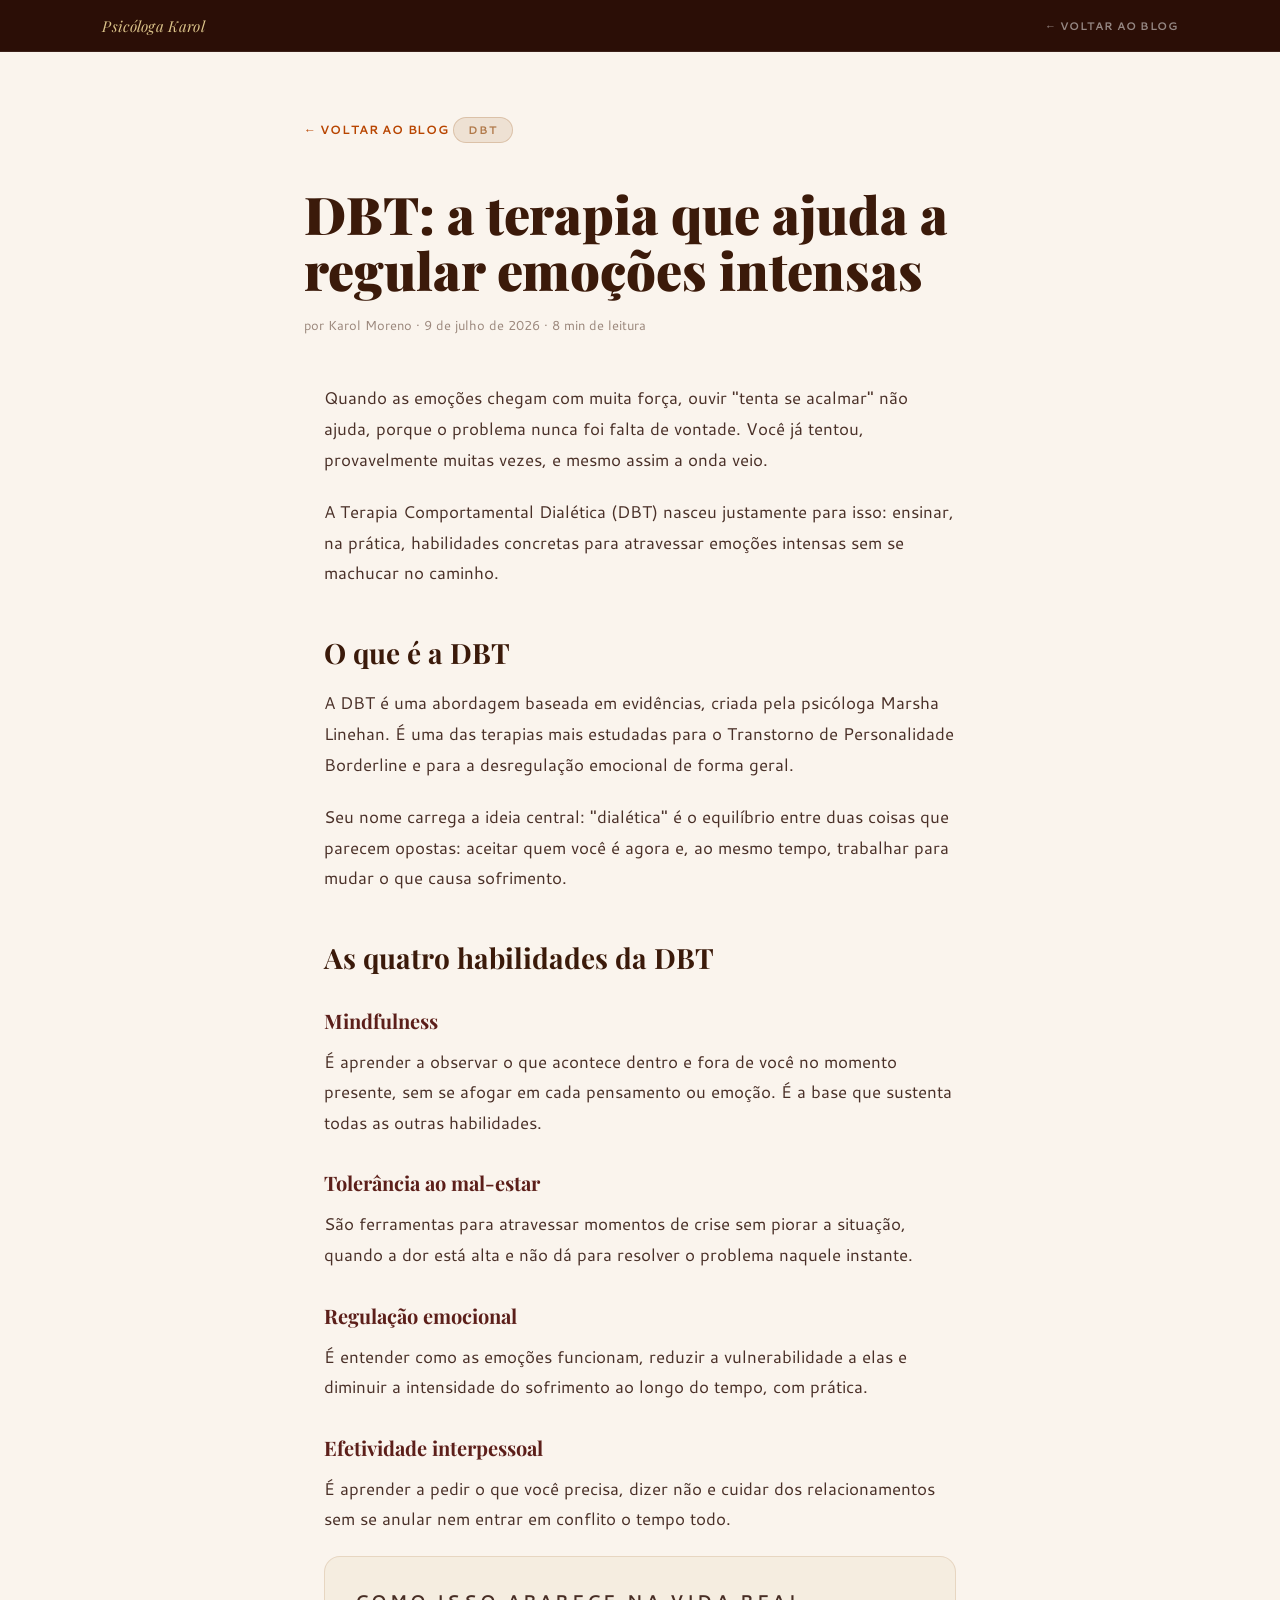
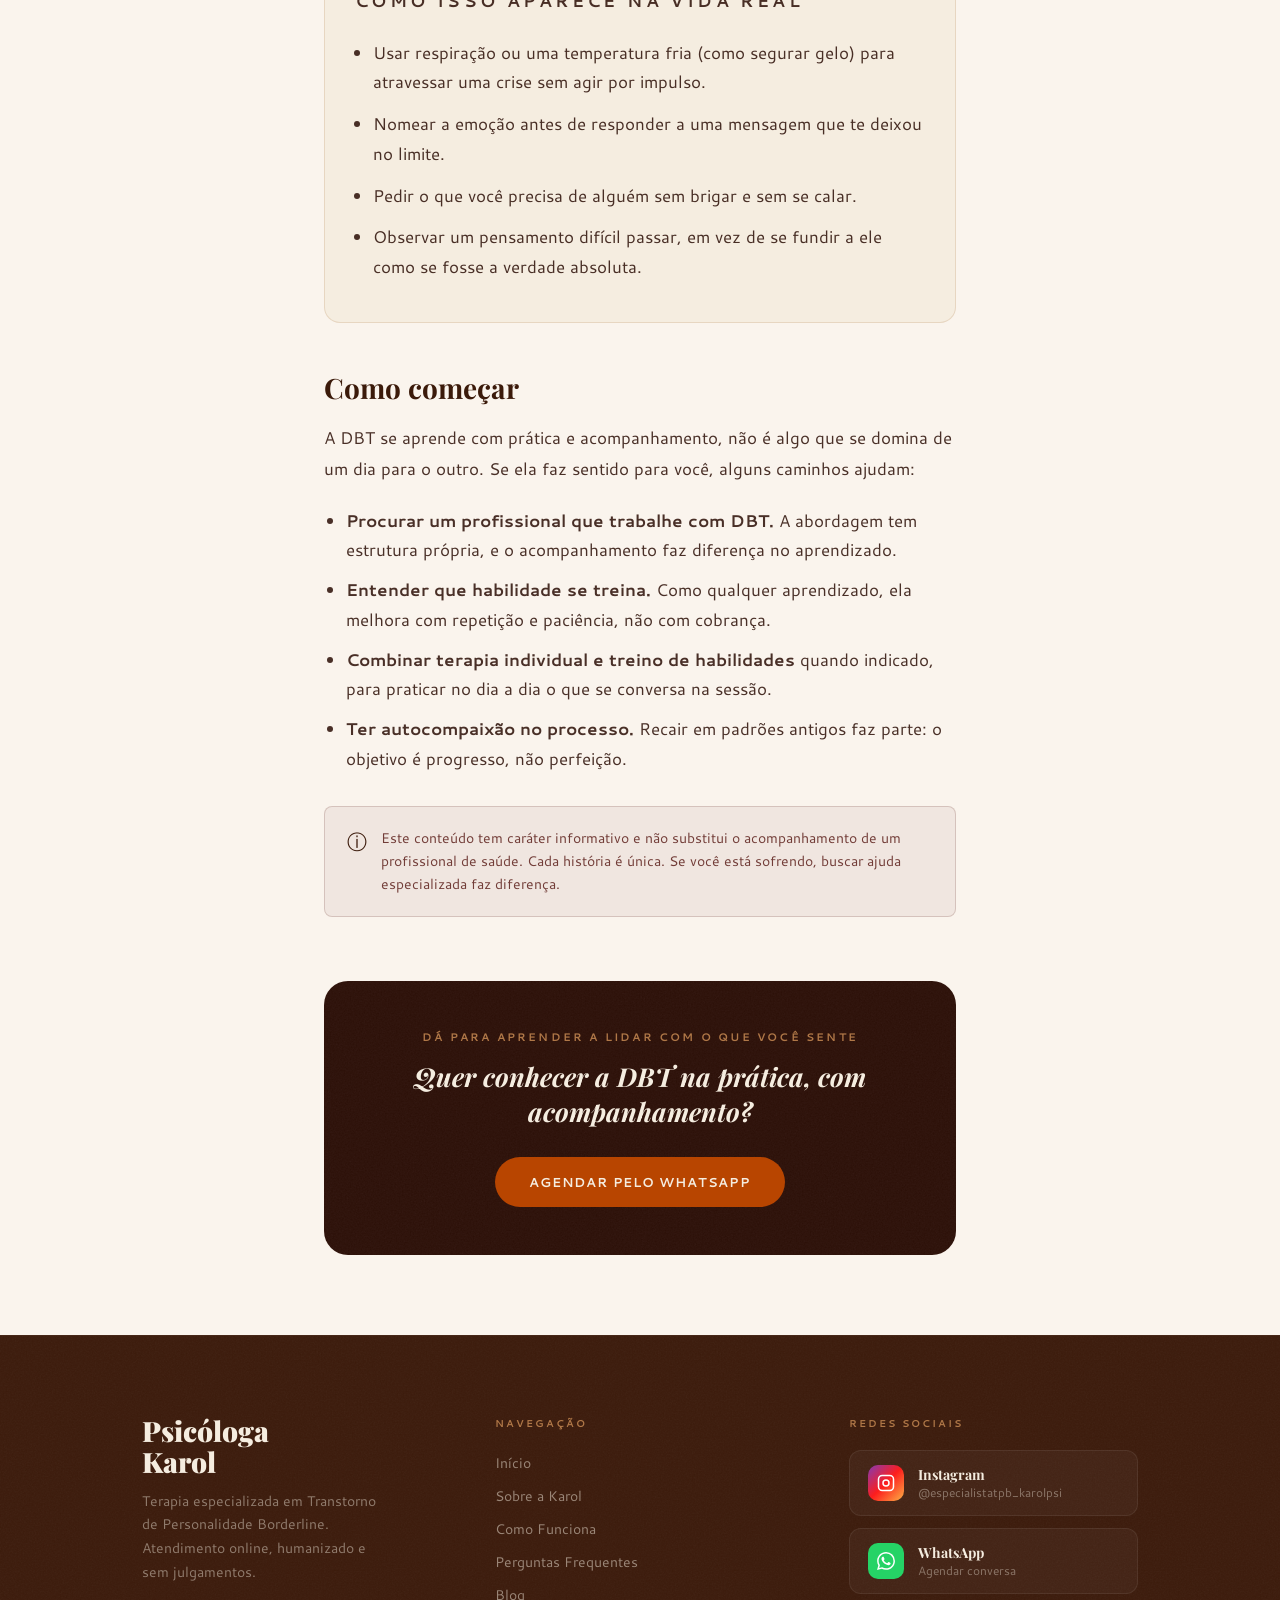
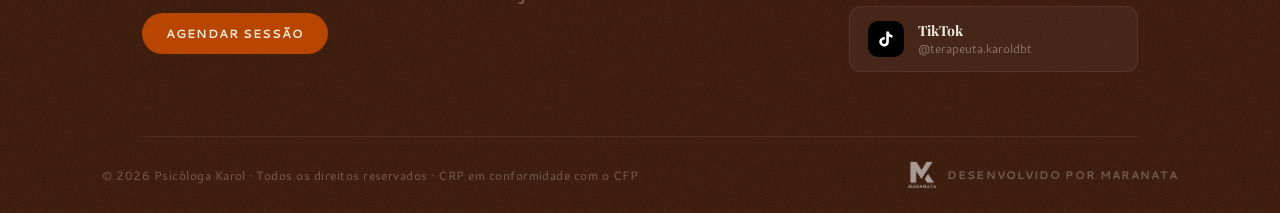
<file: blog/dbt-regulacao-emocional.html>
<!DOCTYPE html>
<html lang="pt-BR">
<head>
  <meta charset="UTF-8">
  <meta name="viewport" content="width=device-width, initial-scale=1.0">
  <!-- 1. TÍTULO (palavra-chave: DBT / regular emoções) -->
  <title>DBT: a terapia que ajuda a regular emoções intensas</title>
  <meta name="description" content="Conheça a Terapia Comportamental Dialética (DBT): as quatro habilidades que ajudam a regular emoções intensas e a lidar melhor com relacionamentos e impulsos.">
  <meta name="author" content="Karol Moreno">
  <meta name="robots" content="index, follow">
  <link rel="canonical" href="https://www.karolpsicologa.com.br/blog/dbt-regulacao-emocional.html">
  <meta property="og:type" content="article">
  <meta property="og:locale" content="pt_BR">
  <meta property="og:site_name" content="Karol Moreno Psicóloga">
  <meta property="og:title" content="DBT: a terapia que ajuda a regular emoções intensas">
  <meta property="og:description" content="Conheça a Terapia Comportamental Dialética (DBT): as quatro habilidades que ajudam a regular emoções intensas e a lidar melhor com relacionamentos e impulsos.">
  <meta property="og:url" content="https://www.karolpsicologa.com.br/blog/dbt-regulacao-emocional.html">
  <meta property="og:image" content="https://www.karolpsicologa.com.br/og-image.jpg">
  <link rel="icon" type="image/png" sizes="32x32" href="../favicon-32.png">
  <link rel="apple-touch-icon" sizes="180x180" href="../apple-touch-icon.png">
  <meta name="theme-color" content="#2B0E06">
  <link rel="preconnect" href="https://fonts.googleapis.com">
  <link rel="preconnect" href="https://fonts.gstatic.com" crossorigin>
  <link href="https://fonts.googleapis.com/css2?family=Playfair+Display:wght@400;700;900&family=Cantarell:ital,wght@0,400;0,700;1,400&display=swap" rel="stylesheet">
  <link rel="stylesheet" href="./blog.css">
  <noscript><style>.reveal{opacity:1;transform:none;}</style></noscript>
  <script type="application/ld+json">
  {
    "@context": "https://schema.org",
    "@type": "BlogPosting",
    "headline": "DBT: a terapia que ajuda a regular emoções intensas",
    "description": "Conheça a Terapia Comportamental Dialética (DBT): as quatro habilidades que ajudam a regular emoções intensas.",
    "datePublished": "2026-07-09",
    "dateModified": "2026-07-09",
    "inLanguage": "pt-BR",
    "author": { "@type": "Person", "name": "Karol Moreno", "jobTitle": "Psicóloga" },
    "publisher": { "@type": "Organization", "name": "Karol Moreno Psicóloga", "logo": { "@type": "ImageObject", "url": "https://www.karolpsicologa.com.br/apple-touch-icon.png" } },
    "mainEntityOfPage": { "@type": "WebPage", "@id": "https://www.karolpsicologa.com.br/blog/dbt-regulacao-emocional.html" }
  }
  </script>
</head>
<body>
  <nav class="blog-nav">
    <a class="blog-nav__brand" href="../index.html">Psicóloga Karol</a>
    <a class="blog-nav__back" href="./index.html">← Voltar ao blog</a>
  </nav>

  <article class="post">
    <header class="post-header">
      <a class="post-back" href="./index.html">← Voltar ao blog</a>
      <span class="tag tag--caramelo">DBT</span>
      <!-- 1. TÍTULO (H1) -->
      <h1 class="post-title">DBT: a terapia que ajuda a regular emoções intensas</h1>
      <p class="post-meta">por Karol Moreno · 9 de julho de 2026 · 8 min de leitura</p>
    </header>

    <div class="post-body">
      <!-- 2. INTRODUÇÃO: nomeia o que o leitor sente -->
      <p>Quando as emoções chegam com muita força, ouvir "tenta se acalmar" não ajuda, porque o problema nunca foi falta de vontade. Você já tentou, provavelmente muitas vezes, e mesmo assim a onda veio.</p>
      <p>A Terapia Comportamental Dialética (DBT) nasceu justamente para isso: ensinar, na prática, habilidades concretas para atravessar emoções intensas sem se machucar no caminho.</p>

      <!-- 3. DESENVOLVIMENTO: H2/H3, parágrafos curtos -->
      <h2>O que é a DBT</h2>
      <p>A DBT é uma abordagem baseada em evidências, criada pela psicóloga Marsha Linehan. É uma das terapias mais estudadas para o Transtorno de Personalidade Borderline e para a desregulação emocional de forma geral.</p>
      <p>Seu nome carrega a ideia central: "dialética" é o equilíbrio entre duas coisas que parecem opostas: aceitar quem você é agora e, ao mesmo tempo, trabalhar para mudar o que causa sofrimento.</p>

      <h2>As quatro habilidades da DBT</h2>
      <h3>Mindfulness</h3>
      <p>É aprender a observar o que acontece dentro e fora de você no momento presente, sem se afogar em cada pensamento ou emoção. É a base que sustenta todas as outras habilidades.</p>

      <h3>Tolerância ao mal-estar</h3>
      <p>São ferramentas para atravessar momentos de crise sem piorar a situação, quando a dor está alta e não dá para resolver o problema naquele instante.</p>

      <h3>Regulação emocional</h3>
      <p>É entender como as emoções funcionam, reduzir a vulnerabilidade a elas e diminuir a intensidade do sofrimento ao longo do tempo, com prática.</p>

      <h3>Efetividade interpessoal</h3>
      <p>É aprender a pedir o que você precisa, dizer não e cuidar dos relacionamentos sem se anular nem entrar em conflito o tempo todo.</p>

      <!-- 4. EXEMPLOS PRÁTICOS: situações do cotidiano -->
      <div class="post-examples">
        <p class="post-examples__label">Como isso aparece na vida real</p>
        <ul>
          <li>Usar respiração ou uma temperatura fria (como segurar gelo) para atravessar uma crise sem agir por impulso.</li>
          <li>Nomear a emoção antes de responder a uma mensagem que te deixou no limite.</li>
          <li>Pedir o que você precisa de alguém sem brigar e sem se calar.</li>
          <li>Observar um pensamento difícil passar, em vez de se fundir a ele como se fosse a verdade absoluta.</li>
        </ul>
      </div>

      <!-- 5. O QUE FAZER: concreto, sem prometer resultado -->
      <h2>Como começar</h2>
      <p>A DBT se aprende com prática e acompanhamento, não é algo que se domina de um dia para o outro. Se ela faz sentido para você, alguns caminhos ajudam:</p>
      <ul>
        <li><strong>Procurar um profissional que trabalhe com DBT.</strong> A abordagem tem estrutura própria, e o acompanhamento faz diferença no aprendizado.</li>
        <li><strong>Entender que habilidade se treina.</strong> Como qualquer aprendizado, ela melhora com repetição e paciência, não com cobrança.</li>
        <li><strong>Combinar terapia individual e treino de habilidades</strong> quando indicado, para praticar no dia a dia o que se conversa na sessão.</li>
        <li><strong>Ter autocompaixão no processo.</strong> Recair em padrões antigos faz parte: o objetivo é progresso, não perfeição.</li>
      </ul>

      <!-- 6. DISCLAIMER -->
      <aside class="post-disclaimer">
        <span class="post-disclaimer__icon" aria-hidden="true">ⓘ</span>
        <p>Este conteúdo tem caráter informativo e não substitui o acompanhamento de um profissional de saúde. Cada história é única. Se você está sofrendo, buscar ajuda especializada faz diferença.</p>
      </aside>
    </div>

    <!-- 7. CTA -->
    <section class="post-cta">
      <div class="post-cta__box">
        <p class="post-cta__kicker">Dá para aprender a lidar com o que você sente</p>
        <p class="post-cta__title">Quer conhecer a DBT na prática, com acompanhamento?</p>
        <a class="post-cta__btn" href="https://wa.me/+558488883636" target="_blank" rel="noopener noreferrer">Agendar pelo WhatsApp</a>
      </div>
    </section>
  </article>

  <!-- FOOTER (copiado do site) -->
  <footer class="site-footer">
    <div class="footer-inner">
      <div class="footer-top">
        <div>
          <p class="footer-brand-name">Psicóloga<br>Karol</p>
          <p class="footer-brand-desc">Terapia especializada em Transtorno de Personalidade Borderline. Atendimento online, humanizado e sem julgamentos.</p>
          <a href="https://wa.me/+558488883636" target="_blank" rel="noopener noreferrer" class="footer-cta-btn">Agendar sessão</a>
        </div>
        <div>
          <p class="footer-col-label">Navegação</p>
          <ul class="footer-nav-list">
            <li><a href="../index.html#hero">Início</a></li>
            <li><a href="../index.html#sobre">Sobre a Karol</a></li>
            <li><a href="../index.html#como-funciona">Como Funciona</a></li>
            <li><a href="../index.html#faq">Perguntas Frequentes</a></li>
            <li><a href="./index.html">Blog</a></li>
          </ul>
        </div>
        <div>
          <p class="footer-col-label">Redes Sociais</p>
          <div class="footer-social-grid">
            <a href="https://www.instagram.com/especialistatpb_karolpsi/" target="_blank" rel="noopener noreferrer" class="footer-social-link">
              <div class="footer-social-icon" style="background:linear-gradient(135deg,#833ab4,#fd1d1d,#fcb045);"><svg viewBox="0 0 24 24" fill="none" stroke="#fff" stroke-width="2" stroke-linecap="round" stroke-linejoin="round"><rect x="2" y="2" width="20" height="20" rx="5" ry="5"/><circle cx="12" cy="12" r="4"/><circle cx="17.5" cy="6.5" r="0.5" fill="#fff" stroke="none"/></svg></div>
              <div><p class="footer-social-info-name">Instagram</p><p class="footer-social-info-handle">@especialistatpb_karolpsi</p></div>
            </a>
            <a href="https://wa.me/+558488883636" target="_blank" rel="noopener noreferrer" class="footer-social-link">
              <div class="footer-social-icon" style="background:#25D366;"><svg viewBox="0 0 24 24" fill="#fff"><path d="M17.472 14.382c-.297-.149-1.758-.867-2.03-.967-.273-.099-.471-.148-.67.15-.197.297-.767.966-.94 1.164-.173.199-.347.223-.644.075-.297-.15-1.255-.463-2.39-1.475-.883-.788-1.48-1.761-1.653-2.059-.173-.297-.018-.458.13-.606.134-.133.298-.347.446-.52.149-.174.198-.298.298-.497.099-.198.05-.371-.025-.52-.075-.149-.669-1.612-.916-2.207-.242-.579-.487-.5-.669-.51-.173-.008-.371-.01-.57-.01-.198 0-.52.074-.792.372-.272.297-1.04 1.016-1.04 2.479 0 1.462 1.065 2.875 1.213 3.074.149.198 2.096 3.2 5.077 4.487.709.306 1.262.489 1.694.625.712.227 1.36.195 1.871.118.571-.085 1.758-.719 2.006-1.413.248-.694.248-1.289.173-1.413-.074-.124-.272-.198-.57-.347m-5.421 7.403h-.004a9.87 9.87 0 01-5.031-1.378l-.361-.214-3.741.982.998-3.648-.235-.374a9.86 9.86 0 01-1.51-5.26c.001-5.45 4.436-9.884 9.888-9.884 2.64 0 5.122 1.03 6.988 2.898a9.825 9.825 0 012.893 6.994c-.003 5.45-4.437 9.884-9.885 9.884m8.413-18.297A11.815 11.815 0 0012.05 0C5.495 0 .16 5.335.157 11.892c0 2.096.547 4.142 1.588 5.945L.057 24l6.305-1.654a11.882 11.882 0 005.683 1.448h.005c6.554 0 11.89-5.335 11.893-11.893a11.821 11.821 0 00-3.48-8.413z"/></svg></div>
              <div><p class="footer-social-info-name">WhatsApp</p><p class="footer-social-info-handle">Agendar conversa</p></div>
            </a>
            <a href="https://www.tiktok.com/@terapeuta.karoldbt" target="_blank" rel="noopener noreferrer" class="footer-social-link">
              <div class="footer-social-icon" style="background:#000;"><svg viewBox="0 0 24 24" fill="#fff"><path d="M19.589 6.686a4.793 4.793 0 0 1-3.77-4.245V2h-3.445v13.672a2.896 2.896 0 0 1-5.201 1.743l-.002-.001.002.001a2.895 2.895 0 0 1 3.183-4.51v-3.5a6.329 6.329 0 0 0-5.394 10.692 6.33 6.33 0 0 0 10.857-4.424V8.687a8.182 8.182 0 0 0 4.773 1.526V6.79a4.831 4.831 0 0 1-1.003-.104z"/></svg></div>
              <div><p class="footer-social-info-name">TikTok</p><p class="footer-social-info-handle">@terapeuta.karoldbt</p></div>
            </a>
          </div>
        </div>
      </div>
    </div>
    <div class="footer-bottom">
      <p class="footer-copy">© 2026 Psicóloga Karol · Todos os direitos reservados · CRP em conformidade com o CFP</p>
      <a href="https://www.maranatamarketing.com" target="_blank" rel="noopener noreferrer" class="footer-maranata">
        <img src="../maranata.webp" alt="Logo Maranata" width="252" height="236" loading="lazy" class="footer-maranata-logo">
        <span class="footer-maranata-text">Desenvolvido por Maranata</span>
      </a>
    </div>
  </footer>

  <script src="./blog.js"></script>
</body>
</html>
</file>
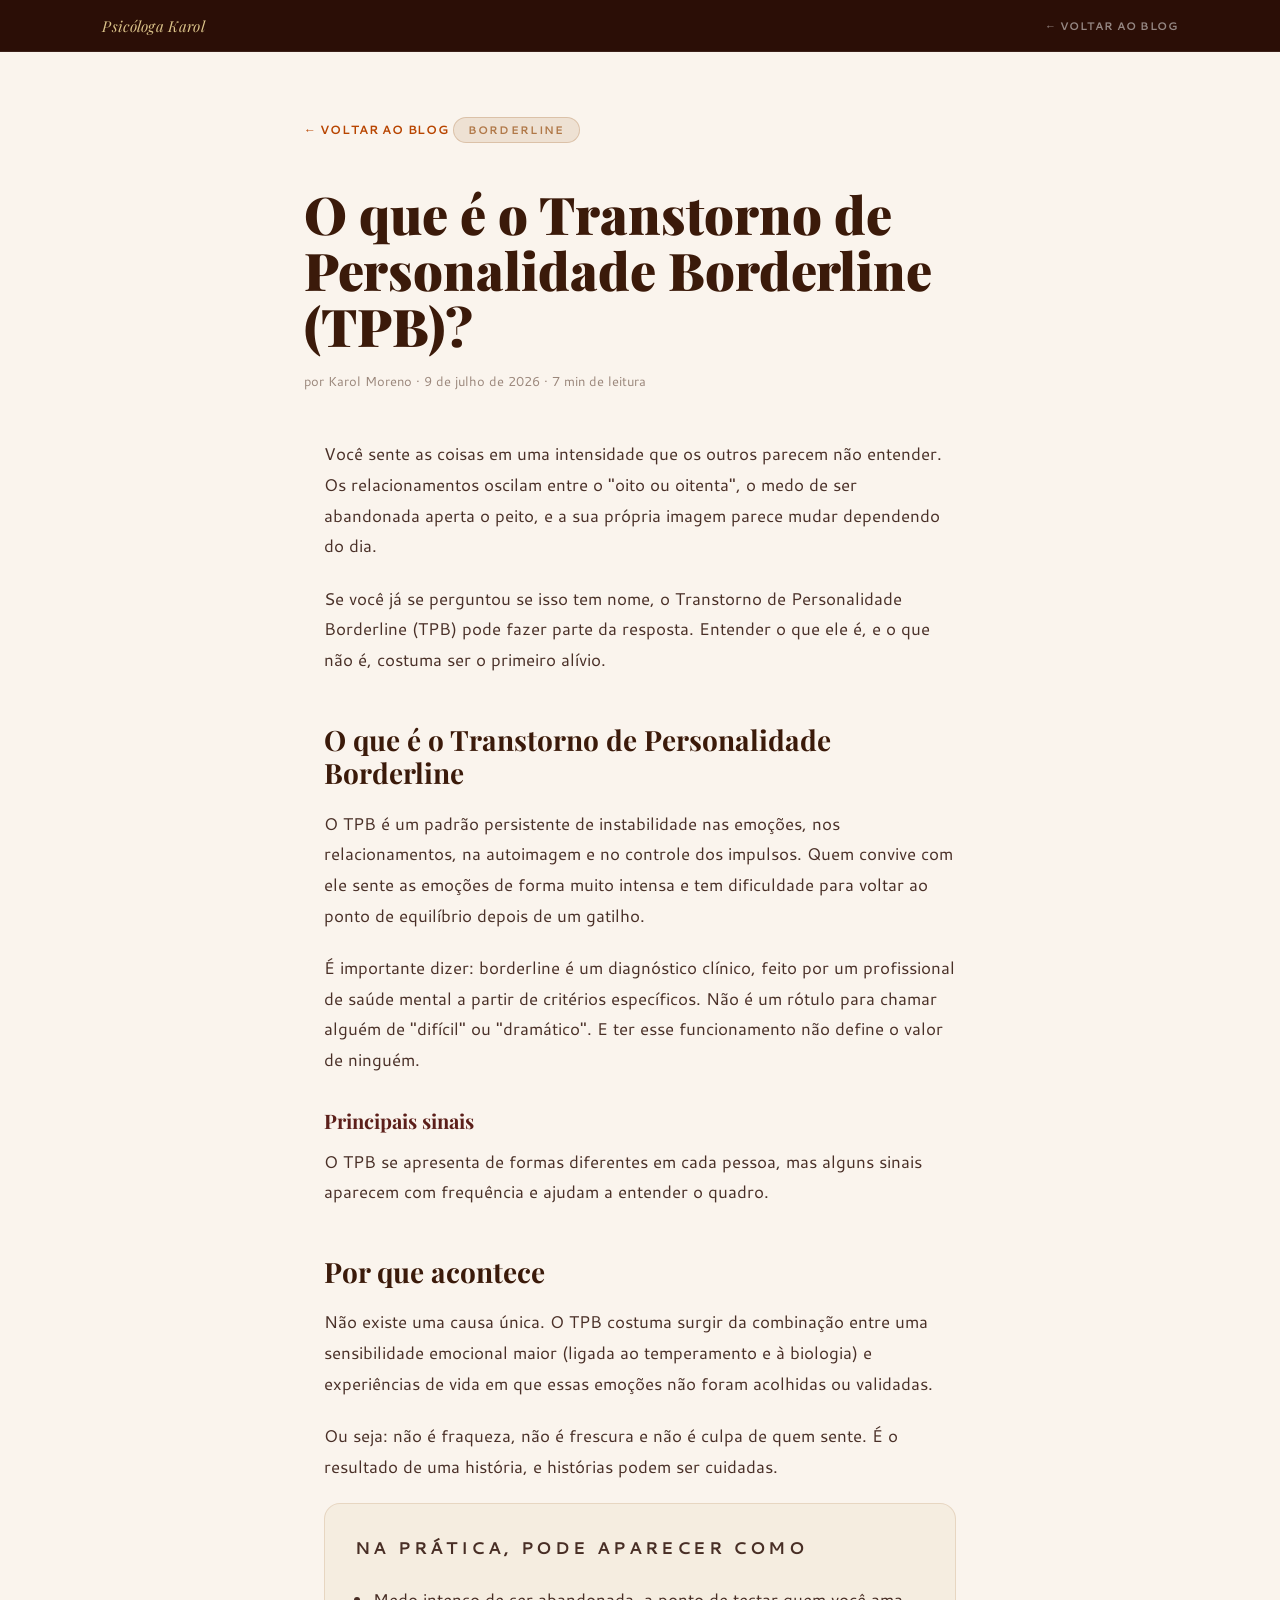
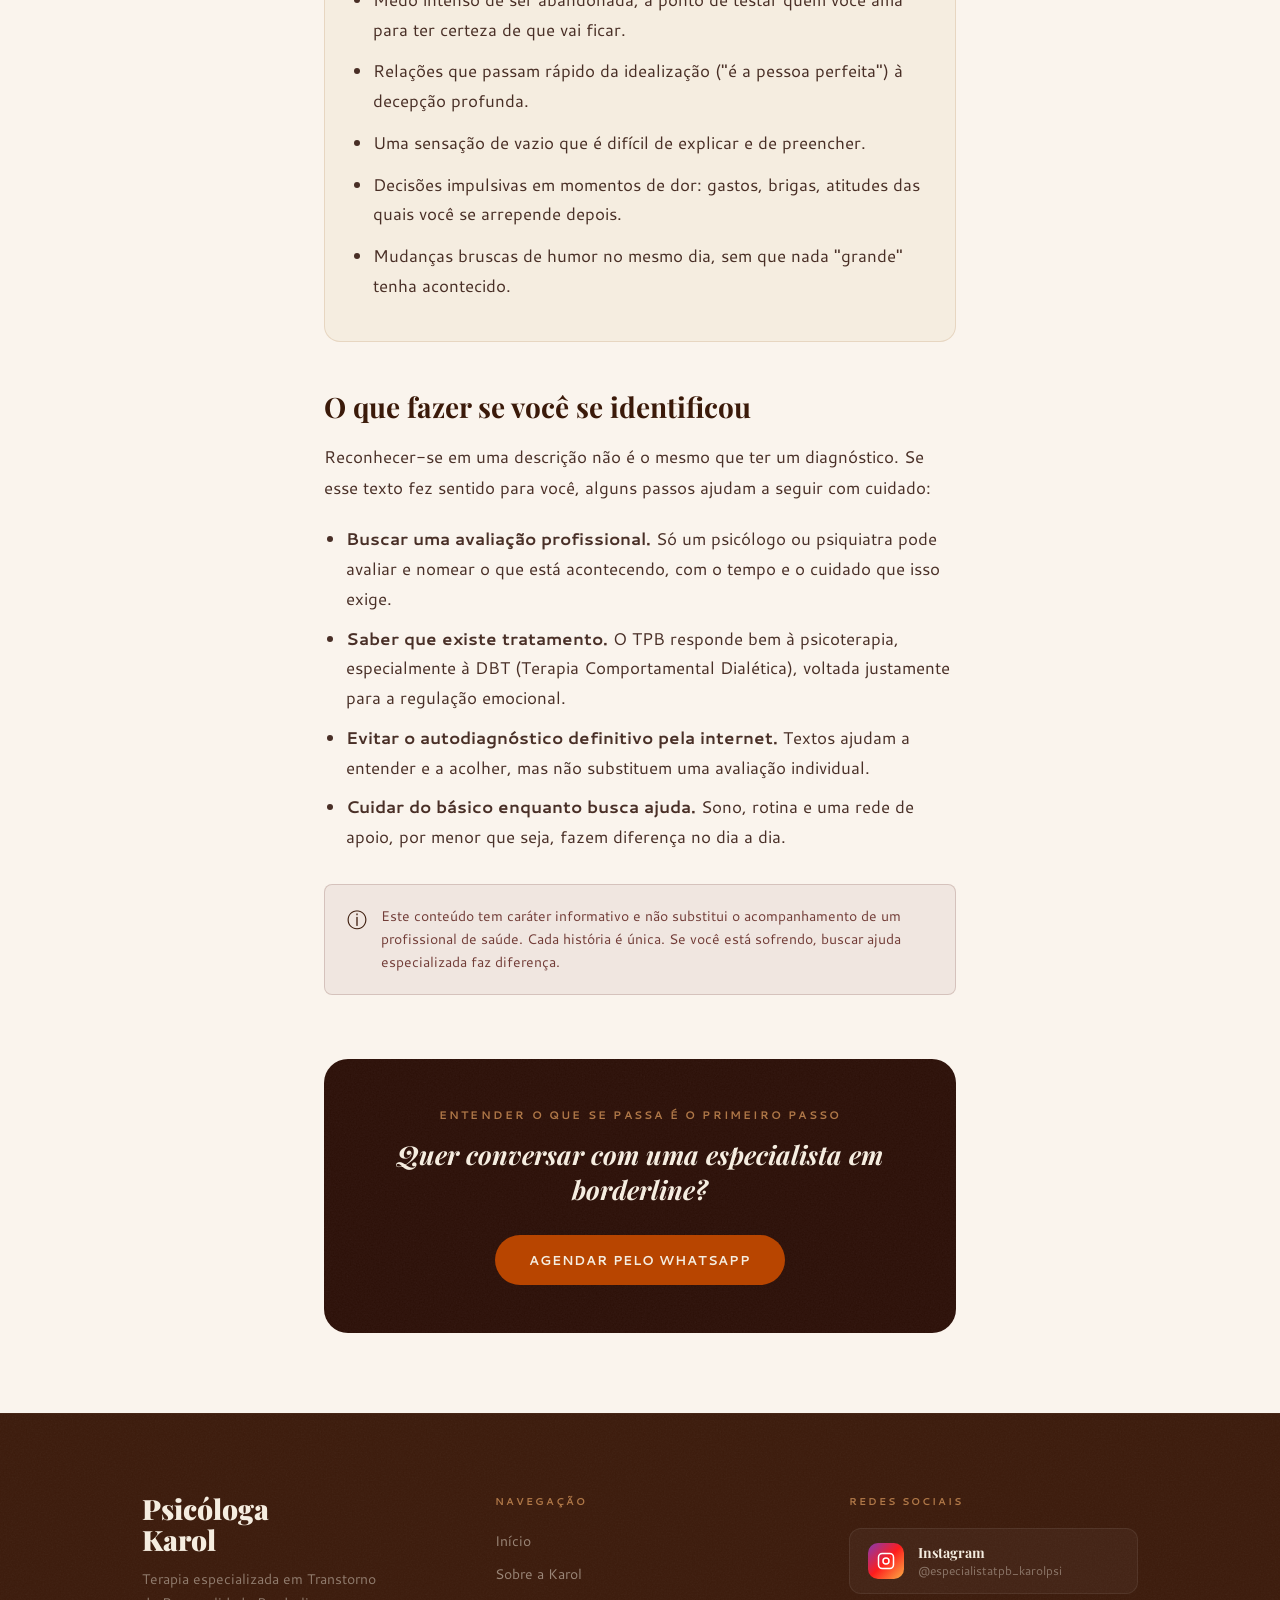
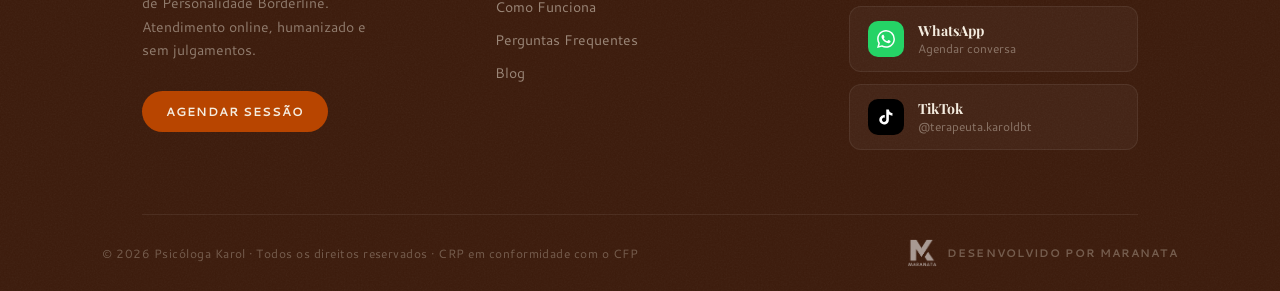
<file: blog/o-que-e-borderline.html>
<!DOCTYPE html>
<html lang="pt-BR">
<head>
  <meta charset="UTF-8">
  <meta name="viewport" content="width=device-width, initial-scale=1.0">
  <!-- 1. TÍTULO (palavra-chave: Transtorno de Personalidade Borderline) -->
  <title>O que é o Transtorno de Personalidade Borderline (TPB)?</title>
  <meta name="description" content="Entenda o que é o Transtorno de Personalidade Borderline (TPB): sinais, causas e como a intensidade emocional se manifesta, sem jargão e sem julgamento.">
  <meta name="author" content="Karol Moreno">
  <meta name="robots" content="index, follow">
  <link rel="canonical" href="https://www.karolpsicologa.com.br/blog/o-que-e-borderline.html">
  <meta property="og:type" content="article">
  <meta property="og:locale" content="pt_BR">
  <meta property="og:site_name" content="Karol Moreno Psicóloga">
  <meta property="og:title" content="O que é o Transtorno de Personalidade Borderline (TPB)?">
  <meta property="og:description" content="Entenda o que é o Transtorno de Personalidade Borderline (TPB): sinais, causas e como a intensidade emocional se manifesta, sem jargão e sem julgamento.">
  <meta property="og:url" content="https://www.karolpsicologa.com.br/blog/o-que-e-borderline.html">
  <meta property="og:image" content="https://www.karolpsicologa.com.br/og-image.jpg">
  <link rel="icon" type="image/png" sizes="32x32" href="../favicon-32.png">
  <link rel="apple-touch-icon" sizes="180x180" href="../apple-touch-icon.png">
  <meta name="theme-color" content="#2B0E06">
  <link rel="preconnect" href="https://fonts.googleapis.com">
  <link rel="preconnect" href="https://fonts.gstatic.com" crossorigin>
  <link href="https://fonts.googleapis.com/css2?family=Playfair+Display:wght@400;700;900&family=Cantarell:ital,wght@0,400;0,700;1,400&display=swap" rel="stylesheet">
  <link rel="stylesheet" href="./blog.css">
  <noscript><style>.reveal{opacity:1;transform:none;}</style></noscript>
  <script type="application/ld+json">
  {
    "@context": "https://schema.org",
    "@type": "BlogPosting",
    "headline": "O que é o Transtorno de Personalidade Borderline (TPB)?",
    "description": "Entenda o que é o Transtorno de Personalidade Borderline (TPB): sinais, causas e como a intensidade emocional se manifesta.",
    "datePublished": "2026-07-09",
    "dateModified": "2026-07-09",
    "inLanguage": "pt-BR",
    "author": { "@type": "Person", "name": "Karol Moreno", "jobTitle": "Psicóloga" },
    "publisher": { "@type": "Organization", "name": "Karol Moreno Psicóloga", "logo": { "@type": "ImageObject", "url": "https://www.karolpsicologa.com.br/apple-touch-icon.png" } },
    "mainEntityOfPage": { "@type": "WebPage", "@id": "https://www.karolpsicologa.com.br/blog/o-que-e-borderline.html" }
  }
  </script>
</head>
<body>
  <nav class="blog-nav">
    <a class="blog-nav__brand" href="../index.html">Psicóloga Karol</a>
    <a class="blog-nav__back" href="./index.html">← Voltar ao blog</a>
  </nav>

  <article class="post">
    <header class="post-header">
      <a class="post-back" href="./index.html">← Voltar ao blog</a>
      <span class="tag tag--caramelo">Borderline</span>
      <!-- 1. TÍTULO (H1) -->
      <h1 class="post-title">O que é o Transtorno de Personalidade Borderline (TPB)?</h1>
      <p class="post-meta">por Karol Moreno · 9 de julho de 2026 · 7 min de leitura</p>
    </header>

    <div class="post-body">
      <!-- 2. INTRODUÇÃO: nomeia o que o leitor sente -->
      <p>Você sente as coisas em uma intensidade que os outros parecem não entender. Os relacionamentos oscilam entre o "oito ou oitenta", o medo de ser abandonada aperta o peito, e a sua própria imagem parece mudar dependendo do dia.</p>
      <p>Se você já se perguntou se isso tem nome, o Transtorno de Personalidade Borderline (TPB) pode fazer parte da resposta. Entender o que ele é, e o que não é, costuma ser o primeiro alívio.</p>

      <!-- 3. DESENVOLVIMENTO: H2/H3, parágrafos curtos -->
      <h2>O que é o Transtorno de Personalidade Borderline</h2>
      <p>O TPB é um padrão persistente de instabilidade nas emoções, nos relacionamentos, na autoimagem e no controle dos impulsos. Quem convive com ele sente as emoções de forma muito intensa e tem dificuldade para voltar ao ponto de equilíbrio depois de um gatilho.</p>
      <p>É importante dizer: borderline é um diagnóstico clínico, feito por um profissional de saúde mental a partir de critérios específicos. Não é um rótulo para chamar alguém de "difícil" ou "dramático". E ter esse funcionamento não define o valor de ninguém.</p>

      <h3>Principais sinais</h3>
      <p>O TPB se apresenta de formas diferentes em cada pessoa, mas alguns sinais aparecem com frequência e ajudam a entender o quadro.</p>

      <h2>Por que acontece</h2>
      <p>Não existe uma causa única. O TPB costuma surgir da combinação entre uma sensibilidade emocional maior (ligada ao temperamento e à biologia) e experiências de vida em que essas emoções não foram acolhidas ou validadas.</p>
      <p>Ou seja: não é fraqueza, não é frescura e não é culpa de quem sente. É o resultado de uma história, e histórias podem ser cuidadas.</p>

      <!-- 4. EXEMPLOS PRÁTICOS: situações do cotidiano -->
      <div class="post-examples">
        <p class="post-examples__label">Na prática, pode aparecer como</p>
        <ul>
          <li>Medo intenso de ser abandonada, a ponto de testar quem você ama para ter certeza de que vai ficar.</li>
          <li>Relações que passam rápido da idealização ("é a pessoa perfeita") à decepção profunda.</li>
          <li>Uma sensação de vazio que é difícil de explicar e de preencher.</li>
          <li>Decisões impulsivas em momentos de dor: gastos, brigas, atitudes das quais você se arrepende depois.</li>
          <li>Mudanças bruscas de humor no mesmo dia, sem que nada "grande" tenha acontecido.</li>
        </ul>
      </div>

      <!-- 5. O QUE FAZER: concreto, sem prometer resultado -->
      <h2>O que fazer se você se identificou</h2>
      <p>Reconhecer-se em uma descrição não é o mesmo que ter um diagnóstico. Se esse texto fez sentido para você, alguns passos ajudam a seguir com cuidado:</p>
      <ul>
        <li><strong>Buscar uma avaliação profissional.</strong> Só um psicólogo ou psiquiatra pode avaliar e nomear o que está acontecendo, com o tempo e o cuidado que isso exige.</li>
        <li><strong>Saber que existe tratamento.</strong> O TPB responde bem à psicoterapia, especialmente à DBT (Terapia Comportamental Dialética), voltada justamente para a regulação emocional.</li>
        <li><strong>Evitar o autodiagnóstico definitivo pela internet.</strong> Textos ajudam a entender e a acolher, mas não substituem uma avaliação individual.</li>
        <li><strong>Cuidar do básico enquanto busca ajuda.</strong> Sono, rotina e uma rede de apoio, por menor que seja, fazem diferença no dia a dia.</li>
      </ul>

      <!-- 6. DISCLAIMER -->
      <aside class="post-disclaimer">
        <span class="post-disclaimer__icon" aria-hidden="true">ⓘ</span>
        <p>Este conteúdo tem caráter informativo e não substitui o acompanhamento de um profissional de saúde. Cada história é única. Se você está sofrendo, buscar ajuda especializada faz diferença.</p>
      </aside>
    </div>

    <!-- 7. CTA -->
    <section class="post-cta">
      <div class="post-cta__box">
        <p class="post-cta__kicker">Entender o que se passa é o primeiro passo</p>
        <p class="post-cta__title">Quer conversar com uma especialista em borderline?</p>
        <a class="post-cta__btn" href="https://wa.me/+558488883636" target="_blank" rel="noopener noreferrer">Agendar pelo WhatsApp</a>
      </div>
    </section>
  </article>

  <!-- FOOTER (copiado do site) -->
  <footer class="site-footer">
    <div class="footer-inner">
      <div class="footer-top">
        <div>
          <p class="footer-brand-name">Psicóloga<br>Karol</p>
          <p class="footer-brand-desc">Terapia especializada em Transtorno de Personalidade Borderline. Atendimento online, humanizado e sem julgamentos.</p>
          <a href="https://wa.me/+558488883636" target="_blank" rel="noopener noreferrer" class="footer-cta-btn">Agendar sessão</a>
        </div>
        <div>
          <p class="footer-col-label">Navegação</p>
          <ul class="footer-nav-list">
            <li><a href="../index.html#hero">Início</a></li>
            <li><a href="../index.html#sobre">Sobre a Karol</a></li>
            <li><a href="../index.html#como-funciona">Como Funciona</a></li>
            <li><a href="../index.html#faq">Perguntas Frequentes</a></li>
            <li><a href="./index.html">Blog</a></li>
          </ul>
        </div>
        <div>
          <p class="footer-col-label">Redes Sociais</p>
          <div class="footer-social-grid">
            <a href="https://www.instagram.com/especialistatpb_karolpsi/" target="_blank" rel="noopener noreferrer" class="footer-social-link">
              <div class="footer-social-icon" style="background:linear-gradient(135deg,#833ab4,#fd1d1d,#fcb045);"><svg viewBox="0 0 24 24" fill="none" stroke="#fff" stroke-width="2" stroke-linecap="round" stroke-linejoin="round"><rect x="2" y="2" width="20" height="20" rx="5" ry="5"/><circle cx="12" cy="12" r="4"/><circle cx="17.5" cy="6.5" r="0.5" fill="#fff" stroke="none"/></svg></div>
              <div><p class="footer-social-info-name">Instagram</p><p class="footer-social-info-handle">@especialistatpb_karolpsi</p></div>
            </a>
            <a href="https://wa.me/+558488883636" target="_blank" rel="noopener noreferrer" class="footer-social-link">
              <div class="footer-social-icon" style="background:#25D366;"><svg viewBox="0 0 24 24" fill="#fff"><path d="M17.472 14.382c-.297-.149-1.758-.867-2.03-.967-.273-.099-.471-.148-.67.15-.197.297-.767.966-.94 1.164-.173.199-.347.223-.644.075-.297-.15-1.255-.463-2.39-1.475-.883-.788-1.48-1.761-1.653-2.059-.173-.297-.018-.458.13-.606.134-.133.298-.347.446-.52.149-.174.198-.298.298-.497.099-.198.05-.371-.025-.52-.075-.149-.669-1.612-.916-2.207-.242-.579-.487-.5-.669-.51-.173-.008-.371-.01-.57-.01-.198 0-.52.074-.792.372-.272.297-1.04 1.016-1.04 2.479 0 1.462 1.065 2.875 1.213 3.074.149.198 2.096 3.2 5.077 4.487.709.306 1.262.489 1.694.625.712.227 1.36.195 1.871.118.571-.085 1.758-.719 2.006-1.413.248-.694.248-1.289.173-1.413-.074-.124-.272-.198-.57-.347m-5.421 7.403h-.004a9.87 9.87 0 01-5.031-1.378l-.361-.214-3.741.982.998-3.648-.235-.374a9.86 9.86 0 01-1.51-5.26c.001-5.45 4.436-9.884 9.888-9.884 2.64 0 5.122 1.03 6.988 2.898a9.825 9.825 0 012.893 6.994c-.003 5.45-4.437 9.884-9.885 9.884m8.413-18.297A11.815 11.815 0 0012.05 0C5.495 0 .16 5.335.157 11.892c0 2.096.547 4.142 1.588 5.945L.057 24l6.305-1.654a11.882 11.882 0 005.683 1.448h.005c6.554 0 11.89-5.335 11.893-11.893a11.821 11.821 0 00-3.48-8.413z"/></svg></div>
              <div><p class="footer-social-info-name">WhatsApp</p><p class="footer-social-info-handle">Agendar conversa</p></div>
            </a>
            <a href="https://www.tiktok.com/@terapeuta.karoldbt" target="_blank" rel="noopener noreferrer" class="footer-social-link">
              <div class="footer-social-icon" style="background:#000;"><svg viewBox="0 0 24 24" fill="#fff"><path d="M19.589 6.686a4.793 4.793 0 0 1-3.77-4.245V2h-3.445v13.672a2.896 2.896 0 0 1-5.201 1.743l-.002-.001.002.001a2.895 2.895 0 0 1 3.183-4.51v-3.5a6.329 6.329 0 0 0-5.394 10.692 6.33 6.33 0 0 0 10.857-4.424V8.687a8.182 8.182 0 0 0 4.773 1.526V6.79a4.831 4.831 0 0 1-1.003-.104z"/></svg></div>
              <div><p class="footer-social-info-name">TikTok</p><p class="footer-social-info-handle">@terapeuta.karoldbt</p></div>
            </a>
          </div>
        </div>
      </div>
    </div>
    <div class="footer-bottom">
      <p class="footer-copy">© 2026 Psicóloga Karol · Todos os direitos reservados · CRP em conformidade com o CFP</p>
      <a href="https://www.maranatamarketing.com" target="_blank" rel="noopener noreferrer" class="footer-maranata">
        <img src="../maranata.webp" alt="Logo Maranata" width="252" height="236" loading="lazy" class="footer-maranata-logo">
        <span class="footer-maranata-text">Desenvolvido por Maranata</span>
      </a>
    </div>
  </footer>

  <script src="./blog.js"></script>
</body>
</html>
</file>
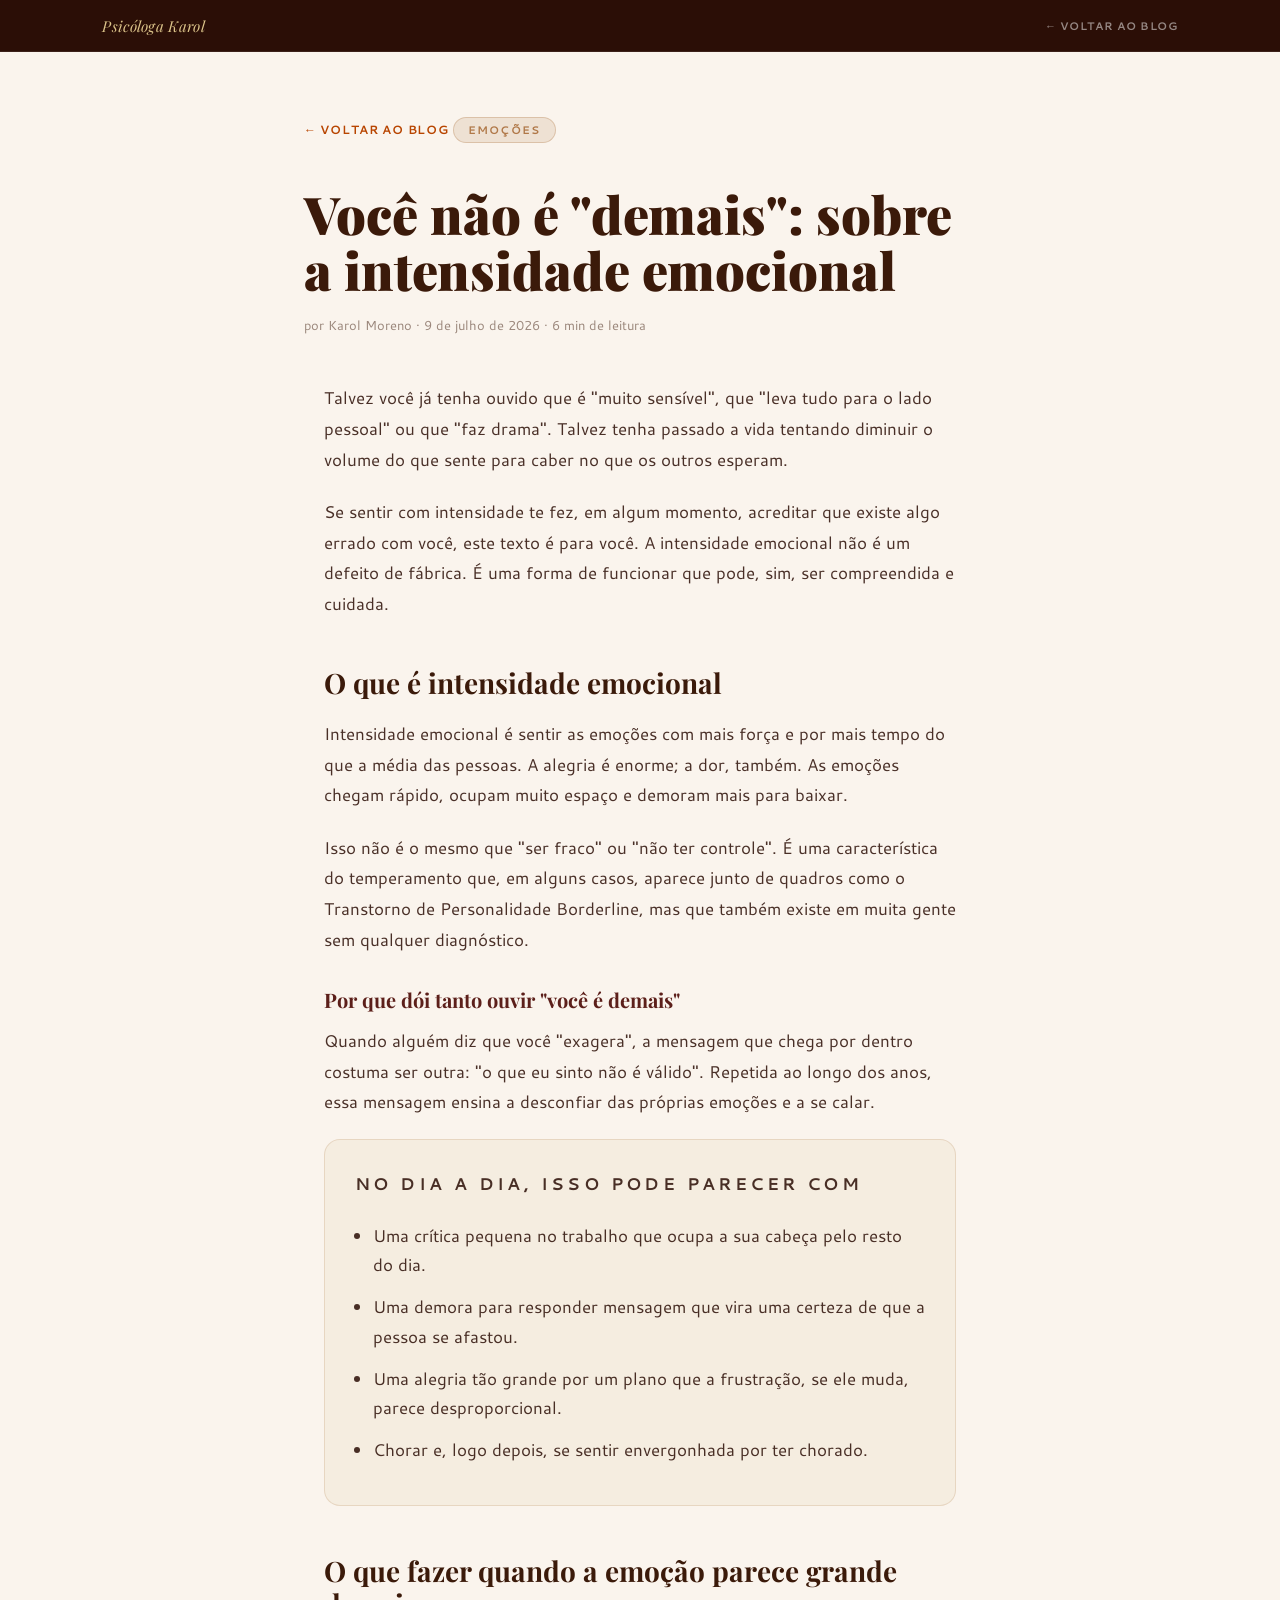
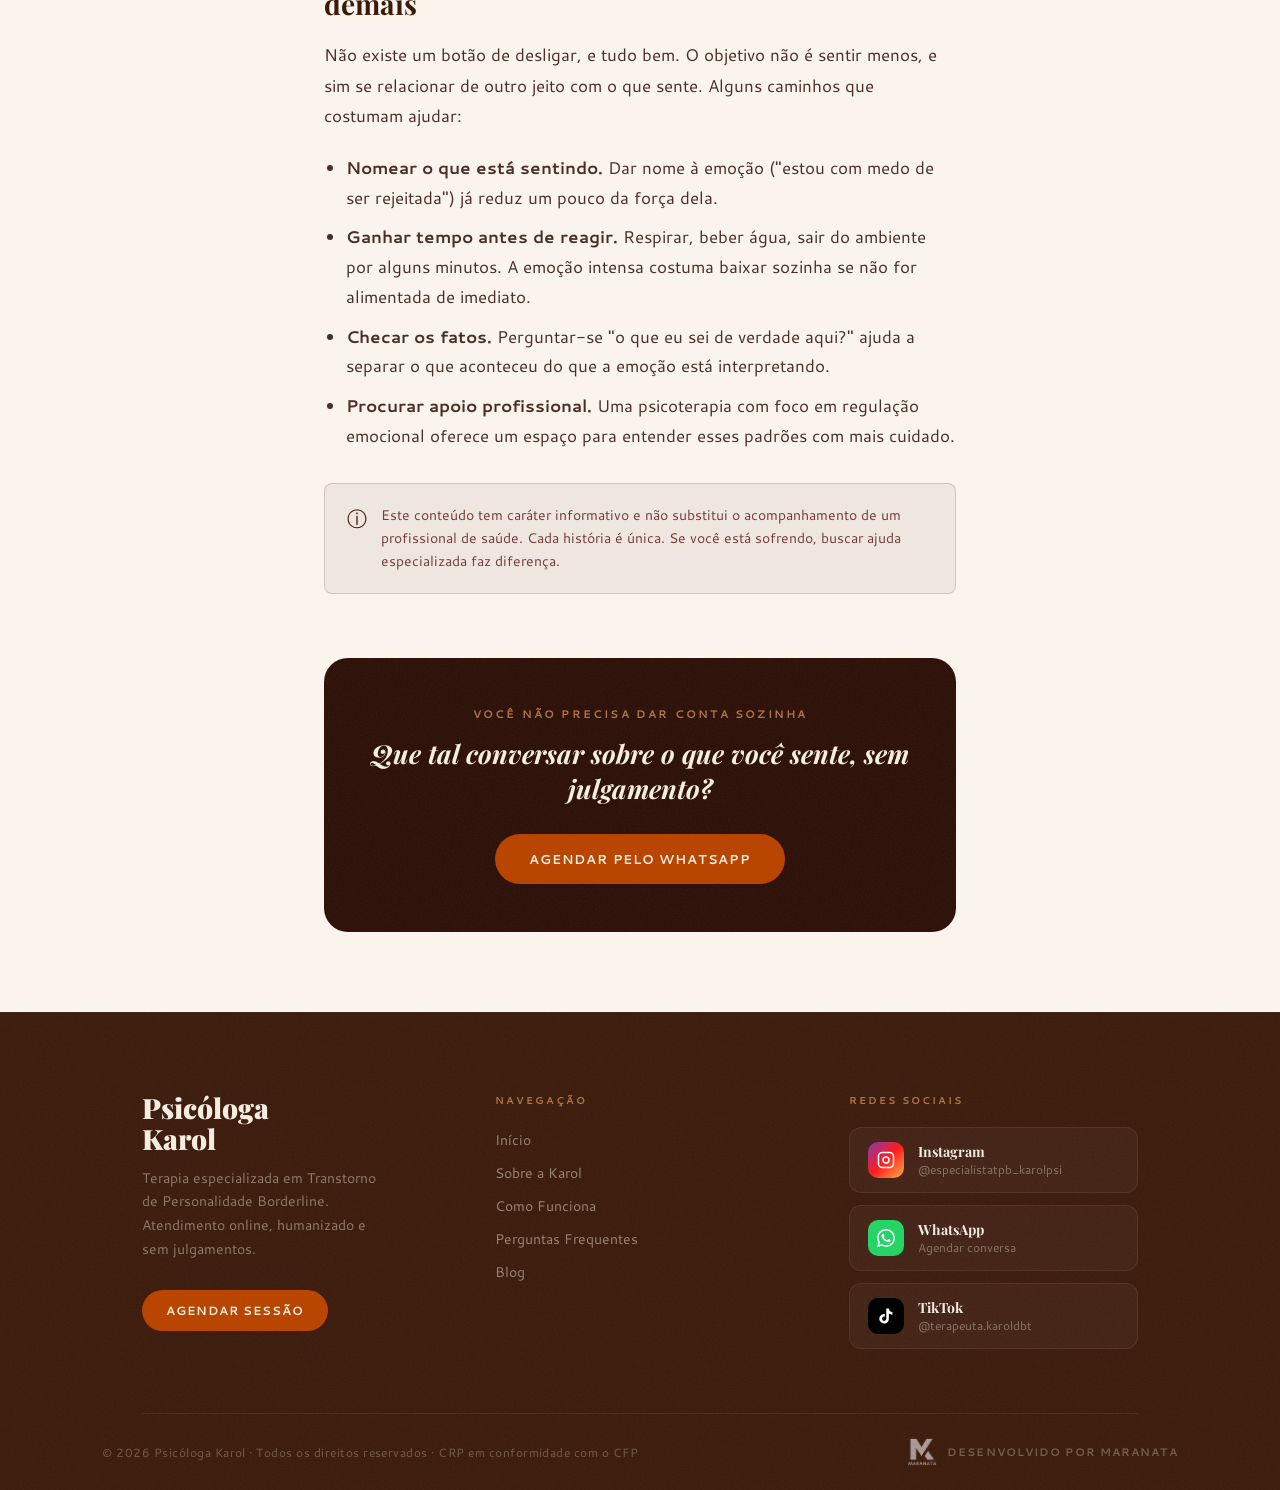
<file: blog/voce-nao-e-demais.html>
<!DOCTYPE html>
<html lang="pt-BR">
<head>
  <meta charset="UTF-8">
  <meta name="viewport" content="width=device-width, initial-scale=1.0">
  <!-- 1. TÍTULO (50–60 caracteres, palavra-chave: intensidade emocional) -->
  <title>Você não é "demais": sobre a intensidade emocional</title>
  <meta name="description" content="Sentir com intensidade não é defeito. Entenda a intensidade emocional, veja exemplos do dia a dia e o que fazer quando dizem que você exagera.">
  <meta name="author" content="Karol Moreno">
  <meta name="robots" content="index, follow">
  <link rel="canonical" href="https://www.karolpsicologa.com.br/blog/voce-nao-e-demais.html">
  <meta property="og:type" content="article">
  <meta property="og:locale" content="pt_BR">
  <meta property="og:site_name" content="Karol Moreno Psicóloga">
  <meta property="og:title" content="Você não é &quot;demais&quot;: sobre a intensidade emocional">
  <meta property="og:description" content="Sentir com intensidade não é defeito. Entenda a intensidade emocional e o que fazer quando dizem que você exagera.">
  <meta property="og:url" content="https://www.karolpsicologa.com.br/blog/voce-nao-e-demais.html">
  <meta property="og:image" content="https://www.karolpsicologa.com.br/og-image.jpg">
  <link rel="icon" type="image/png" sizes="32x32" href="../favicon-32.png">
  <link rel="apple-touch-icon" sizes="180x180" href="../apple-touch-icon.png">
  <meta name="theme-color" content="#2B0E06">
  <link rel="preconnect" href="https://fonts.googleapis.com">
  <link rel="preconnect" href="https://fonts.gstatic.com" crossorigin>
  <link href="https://fonts.googleapis.com/css2?family=Playfair+Display:wght@400;700;900&family=Cantarell:ital,wght@0,400;0,700;1,400&display=swap" rel="stylesheet">
  <link rel="stylesheet" href="./blog.css">
  <noscript><style>.reveal{opacity:1;transform:none;}</style></noscript>
  <script type="application/ld+json">
  {
    "@context": "https://schema.org",
    "@type": "BlogPosting",
    "headline": "Você não é \"demais\": sobre a intensidade emocional",
    "description": "Sentir com intensidade não é defeito. Entenda a intensidade emocional e o que fazer quando dizem que você exagera.",
    "datePublished": "2026-07-09",
    "dateModified": "2026-07-09",
    "inLanguage": "pt-BR",
    "author": { "@type": "Person", "name": "Karol Moreno", "jobTitle": "Psicóloga" },
    "publisher": { "@type": "Organization", "name": "Karol Moreno Psicóloga", "logo": { "@type": "ImageObject", "url": "https://www.karolpsicologa.com.br/apple-touch-icon.png" } },
    "mainEntityOfPage": { "@type": "WebPage", "@id": "https://www.karolpsicologa.com.br/blog/voce-nao-e-demais.html" }
  }
  </script>
</head>
<body>
  <nav class="blog-nav">
    <a class="blog-nav__brand" href="../index.html">Psicóloga Karol</a>
    <a class="blog-nav__back" href="./index.html">← Voltar ao blog</a>
  </nav>

  <article class="post">
    <header class="post-header">
      <a class="post-back" href="./index.html">← Voltar ao blog</a>
      <span class="tag tag--caramelo">Emoções</span>
      <!-- 1. TÍTULO (H1) -->
      <h1 class="post-title">Você não é "demais": sobre a intensidade emocional</h1>
      <p class="post-meta">por Karol Moreno · 9 de julho de 2026 · 6 min de leitura</p>
    </header>

    <div class="post-body">
      <!-- 2. INTRODUÇÃO: nomeia o que o leitor sente -->
      <p>Talvez você já tenha ouvido que é "muito sensível", que "leva tudo para o lado pessoal" ou que "faz drama". Talvez tenha passado a vida tentando diminuir o volume do que sente para caber no que os outros esperam.</p>
      <p>Se sentir com intensidade te fez, em algum momento, acreditar que existe algo errado com você, este texto é para você. A intensidade emocional não é um defeito de fábrica. É uma forma de funcionar que pode, sim, ser compreendida e cuidada.</p>

      <!-- 3. DESENVOLVIMENTO: H2/H3, parágrafos curtos -->
      <h2>O que é intensidade emocional</h2>
      <p>Intensidade emocional é sentir as emoções com mais força e por mais tempo do que a média das pessoas. A alegria é enorme; a dor, também. As emoções chegam rápido, ocupam muito espaço e demoram mais para baixar.</p>
      <p>Isso não é o mesmo que "ser fraco" ou "não ter controle". É uma característica do temperamento que, em alguns casos, aparece junto de quadros como o Transtorno de Personalidade Borderline, mas que também existe em muita gente sem qualquer diagnóstico.</p>

      <h3>Por que dói tanto ouvir "você é demais"</h3>
      <p>Quando alguém diz que você "exagera", a mensagem que chega por dentro costuma ser outra: "o que eu sinto não é válido". Repetida ao longo dos anos, essa mensagem ensina a desconfiar das próprias emoções e a se calar.</p>

      <!-- 4. EXEMPLOS PRÁTICOS: situações do cotidiano -->
      <div class="post-examples">
        <p class="post-examples__label">No dia a dia, isso pode parecer com</p>
        <ul>
          <li>Uma crítica pequena no trabalho que ocupa a sua cabeça pelo resto do dia.</li>
          <li>Uma demora para responder mensagem que vira uma certeza de que a pessoa se afastou.</li>
          <li>Uma alegria tão grande por um plano que a frustração, se ele muda, parece desproporcional.</li>
          <li>Chorar e, logo depois, se sentir envergonhada por ter chorado.</li>
        </ul>
      </div>

      <!-- 5. O QUE FAZER: concreto, sem prometer resultado -->
      <h2>O que fazer quando a emoção parece grande demais</h2>
      <p>Não existe um botão de desligar, e tudo bem. O objetivo não é sentir menos, e sim se relacionar de outro jeito com o que sente. Alguns caminhos que costumam ajudar:</p>
      <ul>
        <li><strong>Nomear o que está sentindo.</strong> Dar nome à emoção ("estou com medo de ser rejeitada") já reduz um pouco da força dela.</li>
        <li><strong>Ganhar tempo antes de reagir.</strong> Respirar, beber água, sair do ambiente por alguns minutos. A emoção intensa costuma baixar sozinha se não for alimentada de imediato.</li>
        <li><strong>Checar os fatos.</strong> Perguntar-se "o que eu sei de verdade aqui?" ajuda a separar o que aconteceu do que a emoção está interpretando.</li>
        <li><strong>Procurar apoio profissional.</strong> Uma psicoterapia com foco em regulação emocional oferece um espaço para entender esses padrões com mais cuidado.</li>
      </ul>

      <!-- 6. DISCLAIMER -->
      <aside class="post-disclaimer">
        <span class="post-disclaimer__icon" aria-hidden="true">ⓘ</span>
        <p>Este conteúdo tem caráter informativo e não substitui o acompanhamento de um profissional de saúde. Cada história é única. Se você está sofrendo, buscar ajuda especializada faz diferença.</p>
      </aside>
    </div>

    <!-- 7. CTA -->
    <section class="post-cta">
      <div class="post-cta__box">
        <p class="post-cta__kicker">Você não precisa dar conta sozinha</p>
        <p class="post-cta__title">Que tal conversar sobre o que você sente, sem julgamento?</p>
        <a class="post-cta__btn" href="https://wa.me/+558488883636" target="_blank" rel="noopener noreferrer">Agendar pelo WhatsApp</a>
      </div>
    </section>
  </article>

  <!-- FOOTER (copiado do site) -->
  <footer class="site-footer">
    <div class="footer-inner">
      <div class="footer-top">
        <div>
          <p class="footer-brand-name">Psicóloga<br>Karol</p>
          <p class="footer-brand-desc">Terapia especializada em Transtorno de Personalidade Borderline. Atendimento online, humanizado e sem julgamentos.</p>
          <a href="https://wa.me/+558488883636" target="_blank" rel="noopener noreferrer" class="footer-cta-btn">Agendar sessão</a>
        </div>
        <div>
          <p class="footer-col-label">Navegação</p>
          <ul class="footer-nav-list">
            <li><a href="../index.html#hero">Início</a></li>
            <li><a href="../index.html#sobre">Sobre a Karol</a></li>
            <li><a href="../index.html#como-funciona">Como Funciona</a></li>
            <li><a href="../index.html#faq">Perguntas Frequentes</a></li>
            <li><a href="./index.html">Blog</a></li>
          </ul>
        </div>
        <div>
          <p class="footer-col-label">Redes Sociais</p>
          <div class="footer-social-grid">
            <a href="https://www.instagram.com/especialistatpb_karolpsi/" target="_blank" rel="noopener noreferrer" class="footer-social-link">
              <div class="footer-social-icon" style="background:linear-gradient(135deg,#833ab4,#fd1d1d,#fcb045);"><svg viewBox="0 0 24 24" fill="none" stroke="#fff" stroke-width="2" stroke-linecap="round" stroke-linejoin="round"><rect x="2" y="2" width="20" height="20" rx="5" ry="5"/><circle cx="12" cy="12" r="4"/><circle cx="17.5" cy="6.5" r="0.5" fill="#fff" stroke="none"/></svg></div>
              <div><p class="footer-social-info-name">Instagram</p><p class="footer-social-info-handle">@especialistatpb_karolpsi</p></div>
            </a>
            <a href="https://wa.me/+558488883636" target="_blank" rel="noopener noreferrer" class="footer-social-link">
              <div class="footer-social-icon" style="background:#25D366;"><svg viewBox="0 0 24 24" fill="#fff"><path d="M17.472 14.382c-.297-.149-1.758-.867-2.03-.967-.273-.099-.471-.148-.67.15-.197.297-.767.966-.94 1.164-.173.199-.347.223-.644.075-.297-.15-1.255-.463-2.39-1.475-.883-.788-1.48-1.761-1.653-2.059-.173-.297-.018-.458.13-.606.134-.133.298-.347.446-.52.149-.174.198-.298.298-.497.099-.198.05-.371-.025-.52-.075-.149-.669-1.612-.916-2.207-.242-.579-.487-.5-.669-.51-.173-.008-.371-.01-.57-.01-.198 0-.52.074-.792.372-.272.297-1.04 1.016-1.04 2.479 0 1.462 1.065 2.875 1.213 3.074.149.198 2.096 3.2 5.077 4.487.709.306 1.262.489 1.694.625.712.227 1.36.195 1.871.118.571-.085 1.758-.719 2.006-1.413.248-.694.248-1.289.173-1.413-.074-.124-.272-.198-.57-.347m-5.421 7.403h-.004a9.87 9.87 0 01-5.031-1.378l-.361-.214-3.741.982.998-3.648-.235-.374a9.86 9.86 0 01-1.51-5.26c.001-5.45 4.436-9.884 9.888-9.884 2.64 0 5.122 1.03 6.988 2.898a9.825 9.825 0 012.893 6.994c-.003 5.45-4.437 9.884-9.885 9.884m8.413-18.297A11.815 11.815 0 0012.05 0C5.495 0 .16 5.335.157 11.892c0 2.096.547 4.142 1.588 5.945L.057 24l6.305-1.654a11.882 11.882 0 005.683 1.448h.005c6.554 0 11.89-5.335 11.893-11.893a11.821 11.821 0 00-3.48-8.413z"/></svg></div>
              <div><p class="footer-social-info-name">WhatsApp</p><p class="footer-social-info-handle">Agendar conversa</p></div>
            </a>
            <a href="https://www.tiktok.com/@terapeuta.karoldbt" target="_blank" rel="noopener noreferrer" class="footer-social-link">
              <div class="footer-social-icon" style="background:#000;"><svg viewBox="0 0 24 24" fill="#fff"><path d="M19.589 6.686a4.793 4.793 0 0 1-3.77-4.245V2h-3.445v13.672a2.896 2.896 0 0 1-5.201 1.743l-.002-.001.002.001a2.895 2.895 0 0 1 3.183-4.51v-3.5a6.329 6.329 0 0 0-5.394 10.692 6.33 6.33 0 0 0 10.857-4.424V8.687a8.182 8.182 0 0 0 4.773 1.526V6.79a4.831 4.831 0 0 1-1.003-.104z"/></svg></div>
              <div><p class="footer-social-info-name">TikTok</p><p class="footer-social-info-handle">@terapeuta.karoldbt</p></div>
            </a>
          </div>
        </div>
      </div>
    </div>
    <div class="footer-bottom">
      <p class="footer-copy">© 2026 Psicóloga Karol · Todos os direitos reservados · CRP em conformidade com o CFP</p>
      <a href="https://www.maranatamarketing.com" target="_blank" rel="noopener noreferrer" class="footer-maranata">
        <img src="../maranata.webp" alt="Logo Maranata" width="252" height="236" loading="lazy" class="footer-maranata-logo">
        <span class="footer-maranata-text">Desenvolvido por Maranata</span>
      </a>
    </div>
  </footer>

  <script src="./blog.js"></script>
</body>
</html>
</file>
<file: blog/blog.css>
/* ============================================================
   BLOG — estilos compartilhados (índice + posts)
   Reusa a identidade visual do site (index.html)
============================================================ */
:root {
  --c-escuro: #2B0E06;
  --c-marrom: #3B1A0A;
  --c-vinho: #5C1F1A;
  --c-terracota: #B84500;
  --c-caramelo: #B07848;
  --c-areia: #DCC48A;
  --c-creme: #F5EDE0;
  --c-linho: #FAF4ED;
  --f-display: 'Playfair Display', Georgia, serif;
  --f-titulo: 'Playfair Display', Georgia, serif;
  --f-corpo: 'Cantarell', Helvetica, sans-serif;
  --r-sm: 8px;
  --r-md: 16px;
  --r-lg: 24px;
  --r-pill: 100px;
}

*, *::before, *::after { box-sizing: border-box; margin: 0; padding: 0; }

html { scroll-behavior: smooth; overflow-x: hidden; }

body {
  font-family: var(--f-corpo);
  background: var(--c-linho);
  color: var(--c-marrom);
  overflow-x: hidden;
}

img { max-width: 100%; display: block; }

/* ─── NAV ─────────────────────────────────────────── */
.blog-nav {
  position: sticky;
  top: 0;
  z-index: 999;
  background: var(--c-escuro);
  display: flex;
  align-items: center;
  gap: 16px;
  padding: 0 8%;
  height: 52px;
  border-bottom: 1px solid rgba(255,255,255,0.08);
}
.blog-nav__brand {
  font-family: var(--f-display);
  font-style: italic;
  font-size: 15px;
  color: var(--c-areia);
  margin-right: auto;
  text-decoration: none;
  letter-spacing: 0.02em;
}
.blog-nav__back {
  font-family: var(--f-corpo);
  font-size: 11px;
  font-weight: 700;
  text-transform: uppercase;
  letter-spacing: 0.06em;
  color: rgba(255,255,255,0.5);
  text-decoration: none;
  transition: color 0.2s;
}
.blog-nav__back:hover { color: var(--c-areia); }

/* ─── TAG ─────────────────────────────────────────── */
.tag {
  display: inline-block;
  border-radius: var(--r-pill);
  padding: 4px 14px;
  font-family: var(--f-corpo);
  font-size: 11px;
  font-weight: 700;
  letter-spacing: 0.12em;
  text-transform: uppercase;
}
.tag--caramelo {
  background: rgba(176,120,72,0.15);
  color: var(--c-caramelo);
  border: 1px solid rgba(176,120,72,0.3);
}

/* ─── HERO (índice) ───────────────────────────────── */
.blog-hero {
  background: var(--c-escuro);
  position: relative;
  overflow: hidden;
  padding: 96px 8% 88px;
}
.blog-hero::before {
  content: '';
  position: absolute;
  inset: 0;
  background-image: url("data:image/svg+xml,%3Csvg xmlns='http://www.w3.org/2000/svg' width='400' height='400'%3E%3Cfilter id='n'%3E%3CfeTurbulence type='fractalNoise' baseFrequency='0.65' numOctaves='3' stitchTiles='stitch'/%3E%3CfeColorMatrix type='saturate' values='0'/%3E%3C/filter%3E%3Crect width='400' height='400' filter='url(%23n)' opacity='0.06'/%3E%3C/svg%3E");
  pointer-events: none;
}
.blog-hero__inner { position: relative; max-width: 1200px; margin: 0 auto; }
.blog-hero__kicker {
  font-family: var(--f-corpo);
  font-size: 11px;
  font-weight: 700;
  letter-spacing: 0.22em;
  text-transform: uppercase;
  color: var(--c-caramelo);
  margin-bottom: 18px;
}
.blog-hero__title {
  font-family: var(--f-display);
  font-style: italic;
  font-weight: 900;
  font-size: clamp(48px, 8vw, 88px);
  color: var(--c-creme);
  line-height: 0.95;
  margin-bottom: 24px;
}
.blog-hero__desc {
  font-family: var(--f-corpo);
  font-size: 16px;
  line-height: 1.7;
  color: rgba(245,237,224,0.55);
  max-width: 520px;
}

/* ─── GRADE DE CARDS ──────────────────────────────── */
.blog-list {
  max-width: 1200px;
  margin: 0 auto;
  padding: 72px 8% 96px;
  display: grid;
  grid-template-columns: 1fr;
  gap: 28px;
}
@media (min-width: 640px) { .blog-list { grid-template-columns: repeat(2, 1fr); } }
@media (min-width: 1000px) { .blog-list { grid-template-columns: repeat(3, 1fr); } }

.post-card {
  display: flex;
  flex-direction: column;
  background: #fff;
  border: 1px solid rgba(176,120,72,0.18);
  border-radius: var(--r-md);
  overflow: hidden;
  text-decoration: none;
  color: inherit;
  transition: transform 0.25s cubic-bezier(0.34,1.56,0.64,1), box-shadow 0.25s;
}
.post-card:hover {
  transform: translateY(-6px);
  box-shadow: 0 20px 40px rgba(43,14,6,0.12);
}
.post-card__cover {
  height: 160px;
  background: radial-gradient(ellipse at 30% 30%, #4a2412 0%, var(--c-escuro) 100%);
  position: relative;
  overflow: hidden;
}
.post-card__cover::after {
  content: '';
  position: absolute;
  inset: 0;
  background-image: url("data:image/svg+xml,%3Csvg xmlns='http://www.w3.org/2000/svg' width='300' height='300'%3E%3Cfilter id='n'%3E%3CfeTurbulence type='fractalNoise' baseFrequency='0.9' numOctaves='4'/%3E%3CfeColorMatrix type='saturate' values='0'/%3E%3C/filter%3E%3Crect width='300' height='300' filter='url(%23n)' opacity='0.08'/%3E%3C/svg%3E");
}
.post-card__body { padding: 24px 24px 28px; display: flex; flex-direction: column; gap: 12px; flex: 1; }
.post-card__title {
  font-family: var(--f-display);
  font-weight: 700;
  font-size: 21px;
  line-height: 1.25;
  color: var(--c-marrom);
}
.post-card__excerpt {
  font-family: var(--f-corpo);
  font-size: 14px;
  line-height: 1.65;
  color: rgba(59,26,10,0.7);
  flex: 1;
}
.post-card__meta {
  font-family: var(--f-corpo);
  font-size: 12px;
  color: rgba(59,26,10,0.45);
}
.post-card__more {
  font-family: var(--f-corpo);
  font-size: 13px;
  font-weight: 700;
  color: var(--c-terracota);
  margin-top: 4px;
}

/* ─── REVEAL ──────────────────────────────────────── */
.reveal { opacity: 0; transform: translateY(24px); transition: 0.7s cubic-bezier(0.16,1,0.3,1); }
.reveal.visible { opacity: 1; transform: translateY(0); }
.reveal-delay-1 { transition-delay: 0.08s; }
.reveal-delay-2 { transition-delay: 0.16s; }
.reveal-delay-3 { transition-delay: 0.24s; }

/* ─── FOOTER (idêntico ao site) ───────────────────── */
.site-footer { background: var(--c-marrom); position: relative; overflow: hidden; border-top: 1px solid rgba(255,255,255,0.06); }
.site-footer::before {
  content: '';
  position: absolute;
  inset: 0;
  background-image: url("data:image/svg+xml,%3Csvg xmlns='http://www.w3.org/2000/svg' width='400' height='400'%3E%3Cfilter id='n'%3E%3CfeTurbulence type='fractalNoise' baseFrequency='0.65' numOctaves='3' stitchTiles='stitch'/%3E%3CfeColorMatrix type='saturate' values='0'/%3E%3C/filter%3E%3Crect width='400' height='400' filter='url(%23n)' opacity='0.05'/%3E%3C/svg%3E");
  pointer-events: none;
  z-index: 0;
}
.footer-inner { position: relative; z-index: 1; max-width: 1200px; margin: 0 auto; padding: 80px 8% 0; }
.footer-top { display: grid; grid-template-columns: 1fr 1fr 1fr; gap: 64px; padding-bottom: 64px; border-bottom: 1px solid rgba(255,255,255,0.07); }
@media (max-width: 900px) { .footer-top { grid-template-columns: 1fr; gap: 48px; } }
.footer-brand-name { font-family: var(--f-display); font-size: 28px; font-weight: 900; color: var(--c-creme); line-height: 1.1; margin-bottom: 12px; }
.footer-brand-desc { font-family: var(--f-corpo); font-size: 14px; color: rgba(245,237,224,0.45); line-height: 1.7; max-width: 240px; margin-bottom: 28px; }
.footer-cta-btn { display: inline-flex; align-items: center; gap: 10px; background: var(--c-terracota); color: var(--c-creme); font-family: var(--f-corpo); font-size: 12px; font-weight: 700; letter-spacing: 0.08em; text-transform: uppercase; text-decoration: none; padding: 12px 24px; border-radius: var(--r-pill); transition: transform 0.2s, box-shadow 0.2s; }
.footer-cta-btn:hover { transform: translateY(-2px); box-shadow: 0 8px 24px rgba(184,69,0,0.4); }
.footer-col-label { font-family: var(--f-corpo); font-size: 10px; font-weight: 700; letter-spacing: 0.2em; text-transform: uppercase; color: var(--c-caramelo); margin-bottom: 20px; }
.footer-nav-list { list-style: none; display: flex; flex-direction: column; gap: 10px; }
.footer-nav-list a { font-family: var(--f-corpo); font-size: 14px; color: rgba(245,237,224,0.5); text-decoration: none; transition: color 0.2s; }
.footer-nav-list a:hover { color: var(--c-areia); }
.footer-social-grid { display: flex; flex-direction: column; gap: 12px; }
.footer-social-link { display: flex; align-items: center; gap: 14px; padding: 14px 18px; background: rgba(255,255,255,0.04); border: 1px solid rgba(255,255,255,0.07); border-radius: 12px; text-decoration: none; transition: background 0.2s, border-color 0.2s, transform 0.2s; }
.footer-social-link:hover { background: rgba(255,255,255,0.08); border-color: rgba(255,255,255,0.14); transform: translateX(4px); }
.footer-social-icon { width: 36px; height: 36px; border-radius: 10px; display: flex; align-items: center; justify-content: center; flex-shrink: 0; }
.footer-social-icon svg { width: 18px; height: 18px; }
.footer-social-info-name { font-family: var(--f-titulo); font-size: 14px; font-weight: 700; color: var(--c-creme); }
.footer-social-info-handle { font-family: var(--f-corpo); font-size: 12px; color: rgba(245,237,224,0.4); }
.footer-bottom { display: flex; align-items: center; justify-content: space-between; padding: 24px 8%; gap: 24px; flex-wrap: wrap; }
.footer-copy { font-family: var(--f-corpo); font-size: 12px; color: rgba(245,237,224,0.3); letter-spacing: 0.04em; }
.footer-maranata { display: flex; align-items: center; gap: 10px; text-decoration: none; }
.footer-maranata-logo { height: 28px; width: auto; opacity: 0.55; filter: brightness(2); transition: opacity 0.2s; }
.footer-maranata:hover .footer-maranata-logo { opacity: 0.9; }
.footer-maranata-text { font-family: var(--f-corpo); font-size: 11px; font-weight: 700; letter-spacing: 0.1em; text-transform: uppercase; color: rgba(245,237,224,0.3); transition: color 0.2s; }
.footer-maranata:hover .footer-maranata-text { color: rgba(245,237,224,0.6); }
@media (max-width: 600px) { .footer-bottom { flex-direction: column; align-items: flex-start; padding: 24px 6%; } }

/* ============================================================
   ARTIGO (páginas de post)
============================================================ */
.post { background: var(--c-linho); }
.post-header { max-width: 720px; margin: 0 auto; padding: 64px 24px 40px; }
.post-back { display: inline-block; font-family: var(--f-corpo); font-size: 12px; font-weight: 700; text-transform: uppercase; letter-spacing: 0.06em; color: var(--c-terracota); text-decoration: none; margin-bottom: 28px; }
.post-back:hover { text-decoration: underline; }
.post-title { font-family: var(--f-display); font-weight: 900; font-size: clamp(32px, 5vw, 52px); line-height: 1.08; color: var(--c-marrom); margin: 20px 0 18px; }
.post-meta { font-family: var(--f-corpo); font-size: 13px; color: rgba(59,26,10,0.5); }
.post-body { max-width: 680px; margin: 0 auto; padding: 8px 24px 24px; }
.post-body p { font-family: var(--f-corpo); font-size: 17px; line-height: 1.8; color: rgba(43,14,6,0.86); margin-bottom: 22px; }
.post-body h2 { font-family: var(--f-display); font-weight: 700; font-size: 28px; line-height: 1.2; color: var(--c-marrom); margin: 48px 0 18px; }
.post-body h3 { font-family: var(--f-titulo); font-weight: 700; font-size: 20px; color: var(--c-vinho); margin: 32px 0 12px; }
.post-body ul, .post-body ol { margin: 0 0 22px 22px; }
.post-body li { font-family: var(--f-corpo); font-size: 17px; line-height: 1.75; color: rgba(43,14,6,0.86); margin-bottom: 10px; }
.post-body blockquote { border-left: 3px solid var(--c-terracota); padding: 4px 0 4px 22px; margin: 0 0 22px; font-family: var(--f-display); font-style: italic; font-size: 20px; color: var(--c-vinho); }

/* Bloco de exemplos práticos */
.post-examples { background: var(--c-creme); border: 1px solid rgba(176,120,72,0.2); border-radius: var(--r-md); padding: 28px 30px; margin: 8px 0 32px; }
.post-examples__label { font-family: var(--f-corpo); font-size: 10px; font-weight: 700; letter-spacing: 0.2em; text-transform: uppercase; color: var(--c-caramelo); margin-bottom: 16px; }
.post-examples ul { margin: 0 0 0 18px; }
.post-examples li { margin-bottom: 12px; }

/* Disclaimer */
.post-disclaimer { display: flex; gap: 14px; background: rgba(92,31,26,0.06); border: 1px solid rgba(92,31,26,0.18); border-radius: var(--r-sm); padding: 20px 22px; margin: 32px 0; }
.post-disclaimer__icon { flex-shrink: 0; font-size: 20px; line-height: 1.4; }
.post-disclaimer p { font-family: var(--f-corpo); font-size: 14px; line-height: 1.65; color: rgba(92,31,26,0.85); margin: 0; }

/* CTA final */
.post-cta { max-width: 680px; margin: 8px auto 80px; padding: 0 24px; }
.post-cta__box { position: relative; overflow: hidden; background: var(--c-escuro); border-radius: var(--r-lg); padding: 48px 40px; text-align: center; }
.post-cta__box::before {
  content: '';
  position: absolute;
  inset: 0;
  background-image: url("data:image/svg+xml,%3Csvg xmlns='http://www.w3.org/2000/svg' width='400' height='400'%3E%3Cfilter id='n'%3E%3CfeTurbulence type='fractalNoise' baseFrequency='0.65' numOctaves='3' stitchTiles='stitch'/%3E%3CfeColorMatrix type='saturate' values='0'/%3E%3C/filter%3E%3Crect width='400' height='400' filter='url(%23n)' opacity='0.06'/%3E%3C/svg%3E");
  pointer-events: none;
}
.post-cta__kicker { position: relative; font-family: var(--f-corpo); font-size: 11px; font-weight: 700; letter-spacing: 0.2em; text-transform: uppercase; color: var(--c-caramelo); margin-bottom: 14px; }
.post-cta__title { position: relative; font-family: var(--f-display); font-style: italic; font-weight: 700; font-size: 26px; color: var(--c-creme); line-height: 1.35; margin-bottom: 28px; }
.post-cta__btn { position: relative; display: inline-flex; align-items: center; gap: 10px; background: var(--c-terracota); color: var(--c-creme); font-family: var(--f-corpo); font-size: 13px; font-weight: 700; letter-spacing: 0.06em; text-transform: uppercase; text-decoration: none; padding: 16px 34px; border-radius: var(--r-pill); transition: transform 0.2s, box-shadow 0.2s; }
.post-cta__btn:hover { transform: translateY(-2px); box-shadow: 0 12px 28px rgba(184,69,0,0.45); }
</file>
